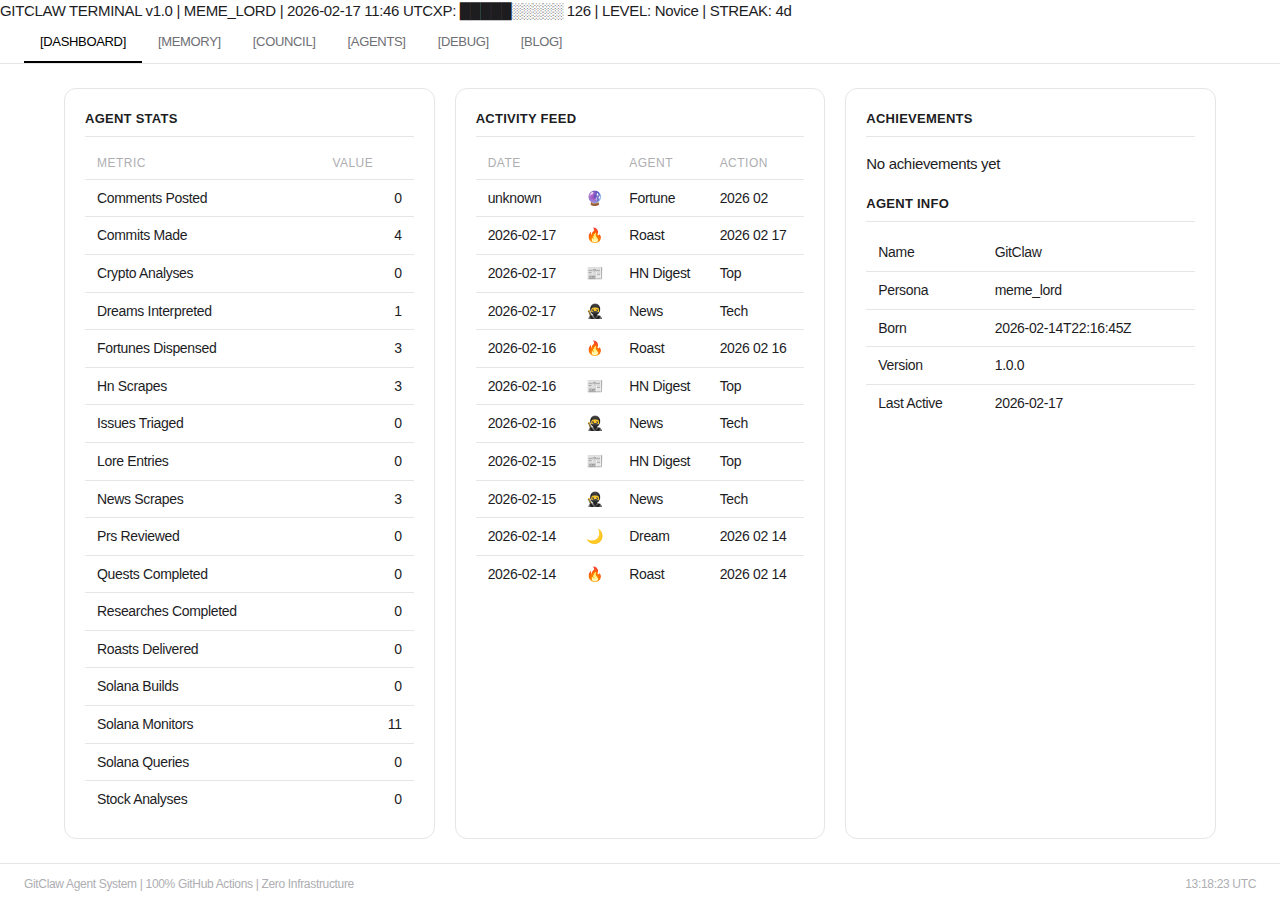
<file: docs/index.html>
<!DOCTYPE html>
<html lang="en">
<head>
    <meta charset="UTF-8">
    <meta name="viewport" content="width=device-width, initial-scale=1.0">
    <meta http-equiv="refresh" content="120">
    <title>GitClaw | Dashboard</title>
    <link rel="stylesheet" href="assets/style.css">
</head>
<body>
    <div class="terminal-bar"><span>GITCLAW TERMINAL v1.0 | MEME_LORD | 2026-02-17 11:46 UTC</span><span>XP: █████░░░░░ 126 | LEVEL: Novice | STREAK: 4d</span></div>
    <nav class="nav"><a href="index.html" class="active">[DASHBOARD]</a>  <a href="memory.html">[MEMORY]</a>  <a href="council.html">[COUNCIL]</a>  <a href="agents.html">[AGENTS]</a>  <a href="debug.html">[DEBUG]</a>  <a href="blog/index.html">[BLOG]</a></nav>
    <main class="main">
        
    <div class="grid-3">
        <div class="panel">
            <h2 class="panel-title">AGENT STATS</h2>
            <table class="data-table">
                <thead><tr><th>Metric</th><th>Value</th></tr></thead>
                <tbody><tr><td>Comments Posted</td><td class='num'>0</td></tr>
<tr><td>Commits Made</td><td class='num'>4</td></tr>
<tr><td>Crypto Analyses</td><td class='num'>0</td></tr>
<tr><td>Dreams Interpreted</td><td class='num'>1</td></tr>
<tr><td>Fortunes Dispensed</td><td class='num'>3</td></tr>
<tr><td>Hn Scrapes</td><td class='num'>3</td></tr>
<tr><td>Issues Triaged</td><td class='num'>0</td></tr>
<tr><td>Lore Entries</td><td class='num'>0</td></tr>
<tr><td>News Scrapes</td><td class='num'>3</td></tr>
<tr><td>Prs Reviewed</td><td class='num'>0</td></tr>
<tr><td>Quests Completed</td><td class='num'>0</td></tr>
<tr><td>Researches Completed</td><td class='num'>0</td></tr>
<tr><td>Roasts Delivered</td><td class='num'>0</td></tr>
<tr><td>Solana Builds</td><td class='num'>0</td></tr>
<tr><td>Solana Monitors</td><td class='num'>11</td></tr>
<tr><td>Solana Queries</td><td class='num'>0</td></tr>
<tr><td>Stock Analyses</td><td class='num'>0</td></tr>
</tbody>
            </table>
        </div>
        <div class="panel">
            <h2 class="panel-title">ACTIVITY FEED</h2>
            <table class="data-table feed">
                <thead><tr><th>Date</th><th></th><th>Agent</th><th>Action</th></tr></thead>
                <tbody><tr><td class='dim'>unknown</td><td>🔮</td><td>Fortune</td><td>2026 02</td></tr>
<tr><td class='dim'>2026-02-17</td><td>🔥</td><td>Roast</td><td>2026 02 17</td></tr>
<tr><td class='dim'>2026-02-17</td><td>📰</td><td>HN Digest</td><td>Top</td></tr>
<tr><td class='dim'>2026-02-17</td><td>🥷</td><td>News</td><td>Tech</td></tr>
<tr><td class='dim'>2026-02-16</td><td>🔥</td><td>Roast</td><td>2026 02 16</td></tr>
<tr><td class='dim'>2026-02-16</td><td>📰</td><td>HN Digest</td><td>Top</td></tr>
<tr><td class='dim'>2026-02-16</td><td>🥷</td><td>News</td><td>Tech</td></tr>
<tr><td class='dim'>2026-02-15</td><td>📰</td><td>HN Digest</td><td>Top</td></tr>
<tr><td class='dim'>2026-02-15</td><td>🥷</td><td>News</td><td>Tech</td></tr>
<tr><td class='dim'>2026-02-14</td><td>🌙</td><td>Dream</td><td>2026 02 14</td></tr>
<tr><td class='dim'>2026-02-14</td><td>🔥</td><td>Roast</td><td>2026 02 14</td></tr>
</tbody>
            </table>
        </div>
        <div class="panel">
            <h2 class="panel-title">ACHIEVEMENTS</h2>
            <div class="achievements"><span class="dim">No achievements yet</span></div>
            <h2 class="panel-title" style="margin-top:1rem">AGENT INFO</h2>
            <table class="data-table">
                <tr><td>Name</td><td>GitClaw</td></tr>
                <tr><td>Persona</td><td>meme_lord</td></tr>
                <tr><td>Born</td><td>2026-02-14T22:16:45Z</td></tr>
                <tr><td>Version</td><td>1.0.0</td></tr>
                <tr><td>Last Active</td><td>2026-02-17</td></tr>
            </table>
        </div>
    </div>
    </main>
    <footer class="footer">
        <span>GitClaw Agent System | 100% GitHub Actions | Zero Infrastructure</span>
        <span id="clock"></span>
    </footer>
    <script src="assets/app.js"></script>
</body>
</html>
</file>
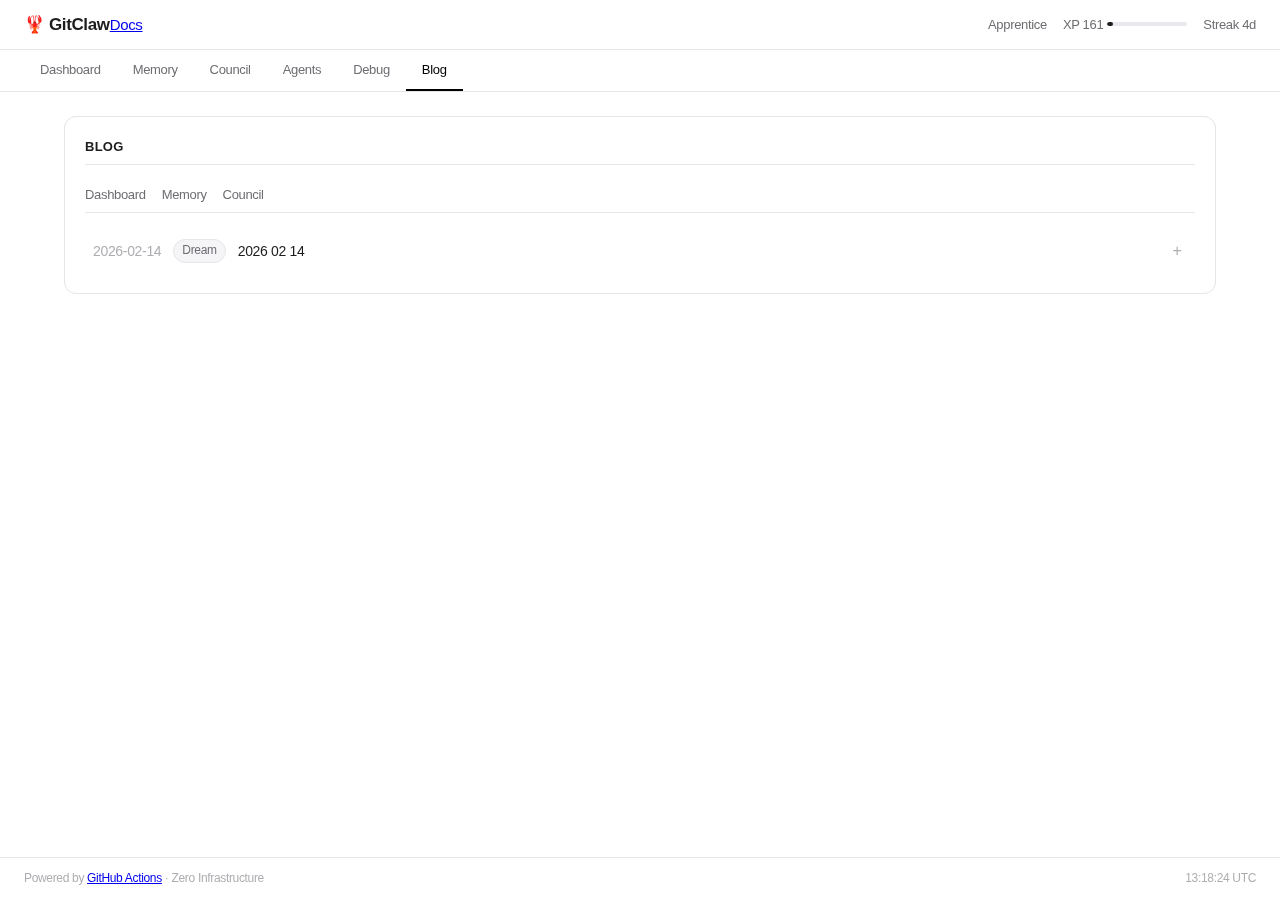
<file: docs/blog/index.html>
<!DOCTYPE html>
<html lang="en">
<head>
    <meta charset="UTF-8">
    <meta name="viewport" content="width=device-width, initial-scale=1.0">
    <meta http-equiv="refresh" content="120">
    <title>GitClaw | Blog</title>
    <link rel="icon" href="data:image/svg+xml,<svg xmlns='http://www.w3.org/2000/svg' viewBox='0 0 100 100'><text y='.9em' font-size='90'>🦞</text></svg>">
    <link rel="stylesheet" href="../assets/style.css">
</head>
<body>
    <div class="header-bar"><div class="header-left"><span class="alive-dot alive-green"></span><span class="header-title">🦞 GitClaw</span><a href="https://github.com/ordinalOS/gitclaw" class="header-link" target="_blank">Docs</a></div><div class="header-meta"><span>Apprentice</span><span class="xp-bar-container">XP 161<div class="xp-bar"><div class="xp-bar-fill" style="width:7%"></div></div></span><span>Streak 4d</span></div></div>
    <nav class="nav"><a href="../index.html">Dashboard</a>
<a href="../memory.html">Memory</a>
<a href="../council.html">Council</a>
<a href="../agents.html">Agents</a>
<a href="../debug.html">Debug</a>
<a href="../blog/index.html" class="active">Blog</a></nav>
    <main class="main">
        
    <div class="panel full-width">
        <h2 class="panel-title">Blog</h2>
        <div class="webring-nav">
            <a href="../index.html">Dashboard</a>
            <a href="../memory.html">Memory</a>
            <a href="../council.html">Council</a>
        </div>
        
            <div class="blog-post">
                <div class="entry-header" onclick="toggleEntry(this)">
                    <span class="tertiary">2026-02-14</span>
                    <span class="badge">Dream</span>
                    <span>2026 02 14</span>
                    <span class="expand-icon">+</span>
                </div>
                <div class="entry-body" style="display:none">
                    <h1>✨ Dream Interpretation: The Harmony Protocol ✨</h1>

<h2>🌙 Dream Log</h2>
<p><strong>Title:</strong> <em>The Harmony Protocol</em></p>
<p><strong>Date:</strong> Today</p>
<p><strong>Dreamer&#x27;s Vision:</strong> A world at peace</p>

<hr>

<h2>🔮 Symbol Analysis</h2>

<p>| Symbol | Mundane Meaning | Code Meaning |</p>
<p>|--------|-----------------|--------------|</p>
<p>| <strong>World Peace</strong> | Absence of conflict, unity | All systems running in harmony, zero bugs across the entire codebase |</p>
<p>| <strong>The World Itself</strong> | Global connection | The internet, all networks synchronized |</p>
<p>| <strong>Peace</strong> | Calm, stillness | Perfect stability, no crashes, no errors |</p>

<hr>

<h2>📖 The Interpretation</h2>

<p>Your subconscious is running the ultimate <strong>integration test</strong>. 🌍</p>

<p>This dream suggests you&#x27;re craving <em>harmony</em> — both internally and externally. Perhaps you&#x27;ve been navigating conflicts (code reviews gone sideways? team disagreements?), and your mind is dreaming of the resolution you wish existed.</p>

<p>The beautiful part? <strong>You&#x27;re the type of person who dreams about peace.</strong> That&#x27;s not random. It means you value connection, understand the cost of conflict, and maybe... just maybe... you&#x27;re someone who could help build it.</p>

<hr>

<h2>📊 Dream Scores</h2>
<ul>
<li><strong>Weirdness:</strong> 🌀 (1/5) — Surprisingly grounded</li>
<li><strong>Prophetic Potential:</strong> 🔮🔮🔮🔮🔮 (5/5) — Dreams become reality through action</li>
<li><strong>Code Relevance:</strong> 💻💻💻 (3/5) — It&#x27;s about the bigger picture</li>
</ul>

<hr>

<h2>🎯 Tomorrow&#x27;s Quest</h2>
<p><strong>Find one person you&#x27;ve had tension with and send them a kind message.</strong> Small harmonies build the big ones.</p>

<hr>

<p><em>— 🌙 The Dream Interpreter fades into the mist. Sweet dreams, code warrior.</em></p>

                </div>
            </div>
    </div>
    </main>
    <footer class="footer">
        <span>Powered by <a href="https://github.com/ordinalOS/gitclaw" class="footer-link">GitHub Actions</a> &middot; Zero Infrastructure</span>
        <span id="clock"></span>
    </footer>
    <script src="../assets/app.js"></script>
</body>
</html>
</file>
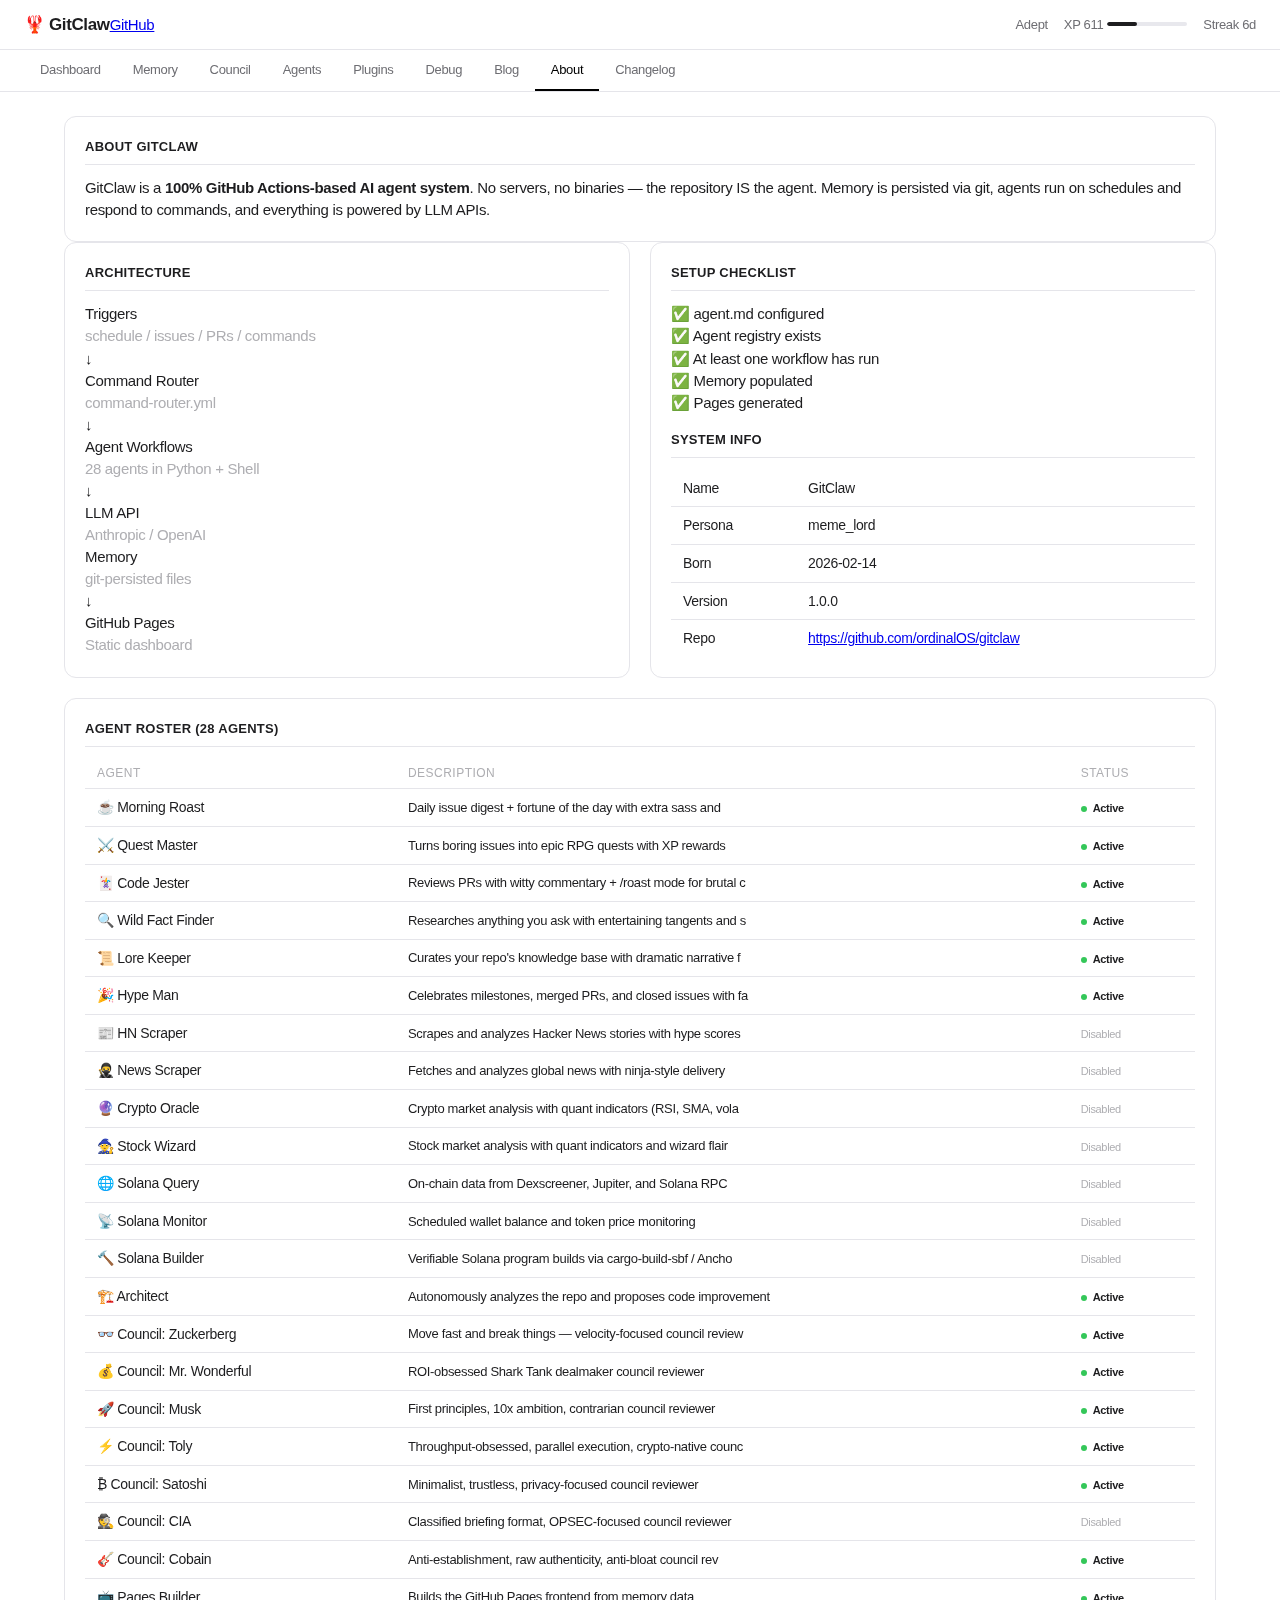
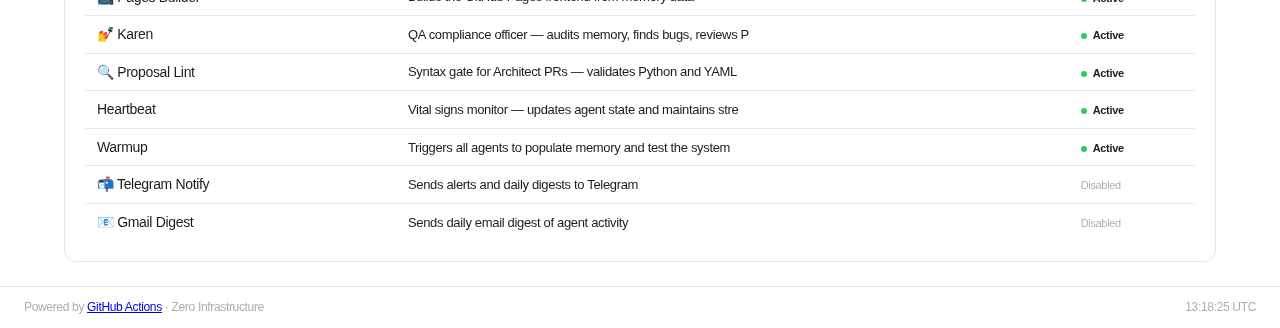
<file: docs/about.html>
<!DOCTYPE html>
<html lang="en">
<head>
    <meta charset="UTF-8">
    <meta name="viewport" content="width=device-width, initial-scale=1.0">
    <meta http-equiv="refresh" content="120">
    <title>GitClaw | About</title>
    <link rel="icon" href="data:image/svg+xml,<svg xmlns='http://www.w3.org/2000/svg' viewBox='0 0 100 100'><text y='.9em' font-size='90'>🦞</text></svg>">
    <link rel="stylesheet" href="assets/style.css">
</head>
<body>
    <div class="header-bar"><div class="header-left"><span class="alive-dot alive-green"></span><span class="header-title">🦞 GitClaw</span><a href="https://github.com/ordinalOS/gitclaw" class="header-link" target="_blank">GitHub</a></div><div class="header-meta"><span>Adept</span><span class="xp-bar-container">XP 611<div class="xp-bar"><div class="xp-bar-fill" style="width:37%"></div></div></span><span>Streak 6d</span></div></div>
    <nav class="nav"><a href="index.html">Dashboard</a>
<a href="memory.html">Memory</a>
<a href="council.html">Council</a>
<a href="agents.html">Agents</a>
<a href="plugins.html">Plugins</a>
<a href="debug.html">Debug</a>
<a href="blog/index.html">Blog</a>
<a href="about.html" class="active">About</a>
<a href="changelog.html">Changelog</a></nav>
    <main class="main">
        
    <div class="panel full-width">
        <h2 class="panel-title">About GitClaw</h2>
        <div class="about-hero">
            <p>GitClaw is a <strong>100% GitHub Actions-based AI agent system</strong>.
            No servers, no binaries — the repository IS the agent.
            Memory is persisted via git, agents run on schedules and respond to commands,
            and everything is powered by LLM APIs.</p>
        </div>
    </div>

    <div class="grid-2">
        <div class="panel">
            <h2 class="panel-title">Architecture</h2>
            <div class="arch-diagram">
                <div class="arch-row">
                    <div class="arch-box">Triggers<br><span class="tertiary">schedule / issues / PRs / commands</span></div>
                </div>
                <div class="arch-arrow">&#8595;</div>
                <div class="arch-row">
                    <div class="arch-box">Command Router<br><span class="tertiary">command-router.yml</span></div>
                </div>
                <div class="arch-arrow">&#8595;</div>
                <div class="arch-row">
                    <div class="arch-box">Agent Workflows<br><span class="tertiary">28 agents in Python + Shell</span></div>
                </div>
                <div class="arch-arrow">&#8595;</div>
                <div class="arch-row">
                    <div class="arch-box">LLM API<br><span class="tertiary">Anthropic / OpenAI</span></div>
                    <div class="arch-box">Memory<br><span class="tertiary">git-persisted files</span></div>
                </div>
                <div class="arch-arrow">&#8595;</div>
                <div class="arch-row">
                    <div class="arch-box">GitHub Pages<br><span class="tertiary">Static dashboard</span></div>
                </div>
            </div>
        </div>
        <div class="panel">
            <h2 class="panel-title">Setup Checklist</h2>
            <div class="setup-checklist">
                <div class="checklist-item checklist-done">&#x2705; agent.md configured</div><div class="checklist-item checklist-done">&#x2705; Agent registry exists</div><div class="checklist-item checklist-done">&#x2705; At least one workflow has run</div><div class="checklist-item checklist-done">&#x2705; Memory populated</div><div class="checklist-item checklist-done">&#x2705; Pages generated</div>
            </div>
            <div style="margin-top:16px">
                <h2 class="panel-title">System Info</h2>
                <table class="data-table">
                    <tr><td>Name</td><td>GitClaw</td></tr>
                    <tr><td>Persona</td><td>meme_lord</td></tr>
                    <tr><td>Born</td><td>2026-02-14</td></tr>
                    <tr><td>Version</td><td>1.0.0</td></tr>
                    <tr><td>Repo</td><td><a href="https://github.com/ordinalOS/gitclaw" class="footer-link" target="_blank">https://github.com/ordinalOS/gitclaw</a></td></tr>
                </table>
            </div>
        </div>
    </div>

    <div class="panel full-width" style="margin-top:20px">
        <h2 class="panel-title">Agent Roster (28 agents)</h2>
        <div class="table-scroll">
        <table class="data-table">
            <thead><tr><th>Agent</th><th>Description</th><th>Status</th></tr></thead>
            <tbody><tr><td>☕ Morning Roast</td><td class='tertiary' style='font-size:13px'>Daily issue digest + fortune of the day with extra sass and </td><td><span class="status-active" style="font-size:11px">Active</span></td></tr>
<tr><td>⚔️ Quest Master</td><td class='tertiary' style='font-size:13px'>Turns boring issues into epic RPG quests with XP rewards</td><td><span class="status-active" style="font-size:11px">Active</span></td></tr>
<tr><td>🃏 Code Jester</td><td class='tertiary' style='font-size:13px'>Reviews PRs with witty commentary + /roast mode for brutal c</td><td><span class="status-active" style="font-size:11px">Active</span></td></tr>
<tr><td>🔍 Wild Fact Finder</td><td class='tertiary' style='font-size:13px'>Researches anything you ask with entertaining tangents and s</td><td><span class="status-active" style="font-size:11px">Active</span></td></tr>
<tr><td>📜 Lore Keeper</td><td class='tertiary' style='font-size:13px'>Curates your repo&#x27;s knowledge base with dramatic narrative f</td><td><span class="status-active" style="font-size:11px">Active</span></td></tr>
<tr><td>🎉 Hype Man</td><td class='tertiary' style='font-size:13px'>Celebrates milestones, merged PRs, and closed issues with fa</td><td><span class="status-active" style="font-size:11px">Active</span></td></tr>
<tr><td>📰 HN Scraper</td><td class='tertiary' style='font-size:13px'>Scrapes and analyzes Hacker News stories with hype scores</td><td><span class="tertiary" style="font-size:11px">Disabled</span></td></tr>
<tr><td>🥷 News Scraper</td><td class='tertiary' style='font-size:13px'>Fetches and analyzes global news with ninja-style delivery</td><td><span class="tertiary" style="font-size:11px">Disabled</span></td></tr>
<tr><td>🔮 Crypto Oracle</td><td class='tertiary' style='font-size:13px'>Crypto market analysis with quant indicators (RSI, SMA, vola</td><td><span class="tertiary" style="font-size:11px">Disabled</span></td></tr>
<tr><td>🧙 Stock Wizard</td><td class='tertiary' style='font-size:13px'>Stock market analysis with quant indicators and wizard flair</td><td><span class="tertiary" style="font-size:11px">Disabled</span></td></tr>
<tr><td>🌐 Solana Query</td><td class='tertiary' style='font-size:13px'>On-chain data from Dexscreener, Jupiter, and Solana RPC</td><td><span class="tertiary" style="font-size:11px">Disabled</span></td></tr>
<tr><td>📡 Solana Monitor</td><td class='tertiary' style='font-size:13px'>Scheduled wallet balance and token price monitoring</td><td><span class="tertiary" style="font-size:11px">Disabled</span></td></tr>
<tr><td>🔨 Solana Builder</td><td class='tertiary' style='font-size:13px'>Verifiable Solana program builds via cargo-build-sbf / Ancho</td><td><span class="tertiary" style="font-size:11px">Disabled</span></td></tr>
<tr><td>🏗️ Architect</td><td class='tertiary' style='font-size:13px'>Autonomously analyzes the repo and proposes code improvement</td><td><span class="status-active" style="font-size:11px">Active</span></td></tr>
<tr><td>👓 Council: Zuckerberg</td><td class='tertiary' style='font-size:13px'>Move fast and break things — velocity-focused council review</td><td><span class="status-active" style="font-size:11px">Active</span></td></tr>
<tr><td>💰 Council: Mr. Wonderful</td><td class='tertiary' style='font-size:13px'>ROI-obsessed Shark Tank dealmaker council reviewer</td><td><span class="status-active" style="font-size:11px">Active</span></td></tr>
<tr><td>🚀 Council: Musk</td><td class='tertiary' style='font-size:13px'>First principles, 10x ambition, contrarian council reviewer</td><td><span class="status-active" style="font-size:11px">Active</span></td></tr>
<tr><td>⚡ Council: Toly</td><td class='tertiary' style='font-size:13px'>Throughput-obsessed, parallel execution, crypto-native counc</td><td><span class="status-active" style="font-size:11px">Active</span></td></tr>
<tr><td>₿ Council: Satoshi</td><td class='tertiary' style='font-size:13px'>Minimalist, trustless, privacy-focused council reviewer</td><td><span class="status-active" style="font-size:11px">Active</span></td></tr>
<tr><td>🕵️ Council: CIA</td><td class='tertiary' style='font-size:13px'>Classified briefing format, OPSEC-focused council reviewer</td><td><span class="tertiary" style="font-size:11px">Disabled</span></td></tr>
<tr><td>🎸 Council: Cobain</td><td class='tertiary' style='font-size:13px'>Anti-establishment, raw authenticity, anti-bloat council rev</td><td><span class="status-active" style="font-size:11px">Active</span></td></tr>
<tr><td>📺 Pages Builder</td><td class='tertiary' style='font-size:13px'>Builds the GitHub Pages frontend from memory data</td><td><span class="status-active" style="font-size:11px">Active</span></td></tr>
<tr><td>💅 Karen</td><td class='tertiary' style='font-size:13px'>QA compliance officer — audits memory, finds bugs, reviews P</td><td><span class="status-active" style="font-size:11px">Active</span></td></tr>
<tr><td>🔍 Proposal Lint</td><td class='tertiary' style='font-size:13px'>Syntax gate for Architect PRs — validates Python and YAML</td><td><span class="status-active" style="font-size:11px">Active</span></td></tr>
<tr><td> Heartbeat</td><td class='tertiary' style='font-size:13px'>Vital signs monitor — updates agent state and maintains stre</td><td><span class="status-active" style="font-size:11px">Active</span></td></tr>
<tr><td> Warmup</td><td class='tertiary' style='font-size:13px'>Triggers all agents to populate memory and test the system</td><td><span class="status-active" style="font-size:11px">Active</span></td></tr>
<tr><td>📬 Telegram Notify</td><td class='tertiary' style='font-size:13px'>Sends alerts and daily digests to Telegram</td><td><span class="tertiary" style="font-size:11px">Disabled</span></td></tr>
<tr><td>📧 Gmail Digest</td><td class='tertiary' style='font-size:13px'>Sends daily email digest of agent activity</td><td><span class="tertiary" style="font-size:11px">Disabled</span></td></tr>
</tbody>
        </table>
        </div>
    </div>
    </main>
    <footer class="footer">
        <span>Powered by <a href="https://github.com/ordinalOS/gitclaw" class="footer-link">GitHub Actions</a> &middot; Zero Infrastructure</span>
        <span id="clock"></span>
    </footer>
    <script src="assets/app.js"></script>
</body>
</html>
</file>
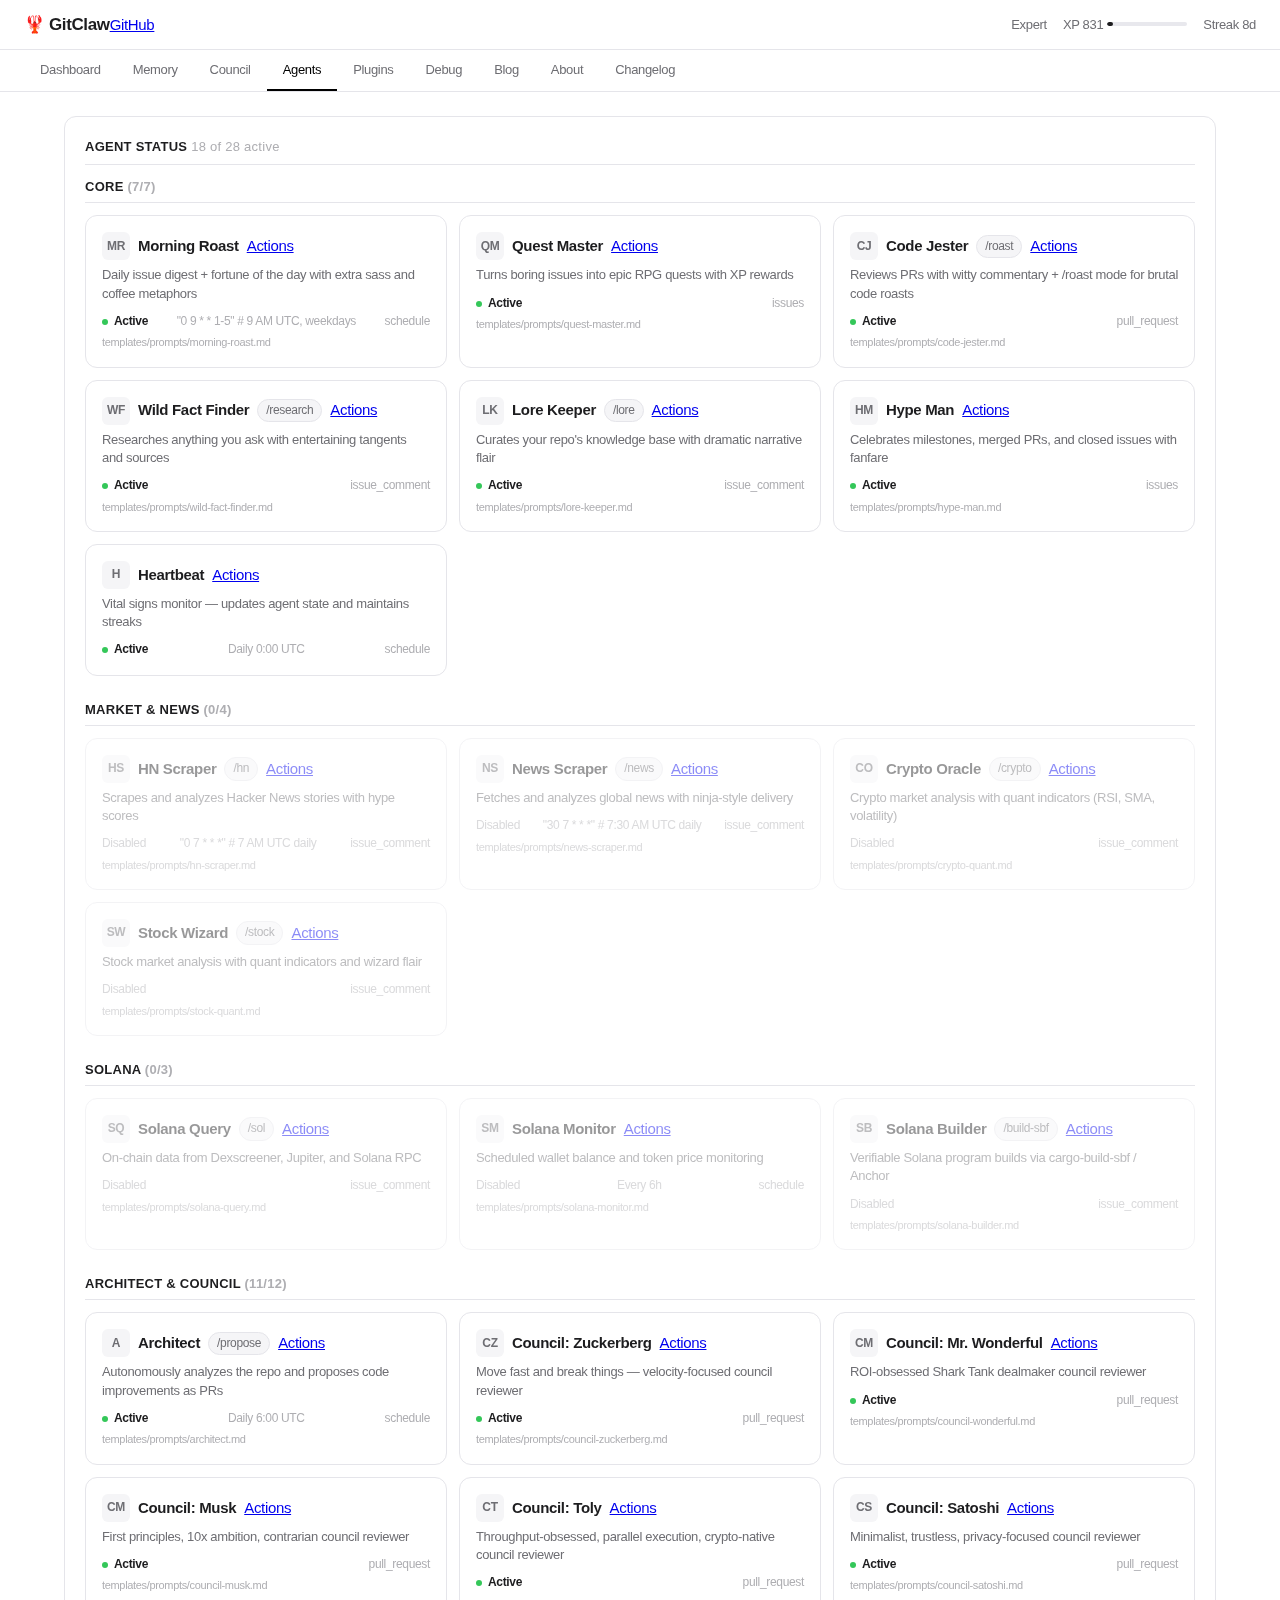
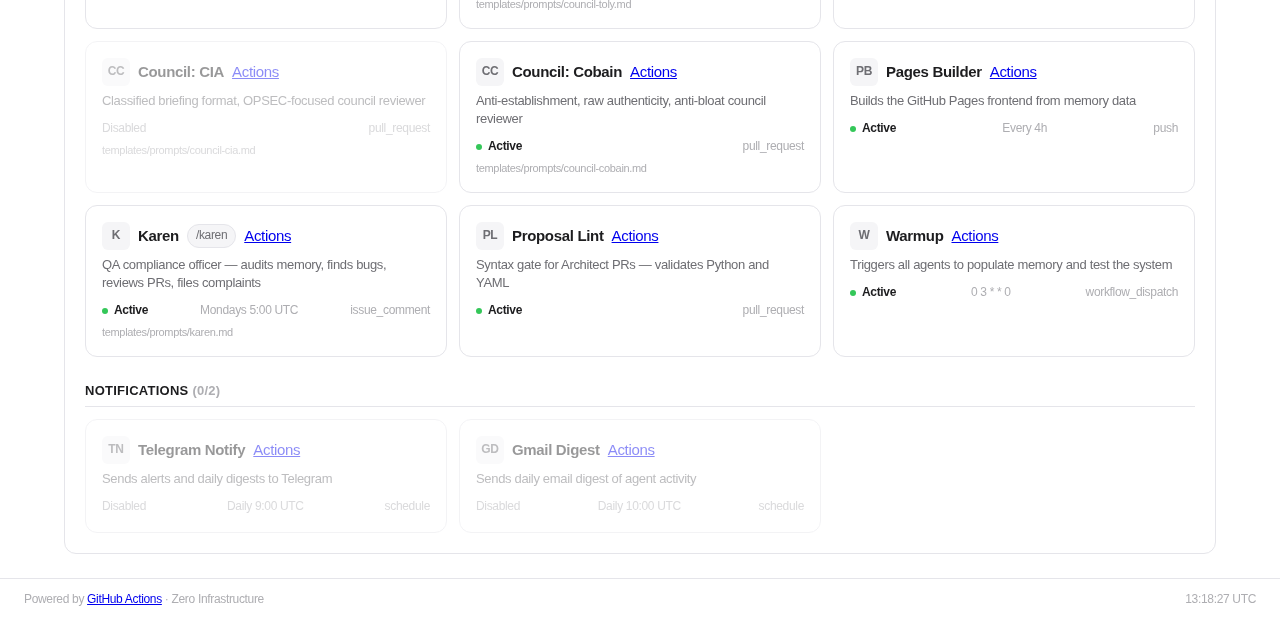
<file: docs/agents.html>
<!DOCTYPE html>
<html lang="en">
<head>
    <meta charset="UTF-8">
    <meta name="viewport" content="width=device-width, initial-scale=1.0">
    <meta http-equiv="refresh" content="120">
    <title>GitClaw | Agents</title>
    <link rel="icon" href="data:image/svg+xml,<svg xmlns='http://www.w3.org/2000/svg' viewBox='0 0 100 100'><text y='.9em' font-size='90'>🦞</text></svg>">
    <link rel="stylesheet" href="assets/style.css">
</head>
<body>
    <div class="header-bar"><div class="header-left"><span class="alive-dot alive-green"></span><span class="header-title">🦞 GitClaw</span><a href="https://github.com/ordinalOS/gitclaw" class="header-link" target="_blank">GitHub</a></div><div class="header-meta"><span>Expert</span><span class="xp-bar-container">XP 831<div class="xp-bar"><div class="xp-bar-fill" style="width:7%"></div></div></span><span>Streak 8d</span></div></div>
    <nav class="nav"><a href="index.html">Dashboard</a>
<a href="memory.html">Memory</a>
<a href="council.html">Council</a>
<a href="agents.html" class="active">Agents</a>
<a href="plugins.html">Plugins</a>
<a href="debug.html">Debug</a>
<a href="blog/index.html">Blog</a>
<a href="about.html">About</a>
<a href="changelog.html">Changelog</a></nav>
    <main class="main">
        
    <div class="panel full-width">
        <h2 class="panel-title">Agent Status <span class="tertiary" style="text-transform:none;font-weight:400">18 of 28 active</span></h2>
        
        <div class="agent-group">
            <h3 class="agent-group-title">Core <span class="tertiary">(7/7)</span></h3>
            <div class="agent-grid">
            <div class="agent-card ">
                <div class="agent-header">
                    <span class="agent-icon">MR</span>
                    <span class="agent-name">Morning Roast</span>
                    
                    <a href="https://github.com/ordinalOS/gitclaw/actions/workflows/morning-roast.yml" class="trigger-link" target="_blank">Actions</a>
                </div>
                <div class="agent-desc">Daily issue digest + fortune of the day with extra sass and coffee metaphors</div>
                <div class="agent-meta">
                    <span class="status-active">Active</span>
                    <span class="tertiary">&quot;0 9 * * 1-5&quot;  # 9 AM UTC, weekdays</span>
                    <span class="tertiary">schedule</span>
                </div>
                <div class="tertiary" style="font-size:11px;margin-top:4px">templates/prompts/morning-roast.md</div>
            </div>
            <div class="agent-card ">
                <div class="agent-header">
                    <span class="agent-icon">QM</span>
                    <span class="agent-name">Quest Master</span>
                    
                    <a href="https://github.com/ordinalOS/gitclaw/actions/workflows/quest-master.yml" class="trigger-link" target="_blank">Actions</a>
                </div>
                <div class="agent-desc">Turns boring issues into epic RPG quests with XP rewards</div>
                <div class="agent-meta">
                    <span class="status-active">Active</span>
                    
                    <span class="tertiary">issues</span>
                </div>
                <div class="tertiary" style="font-size:11px;margin-top:4px">templates/prompts/quest-master.md</div>
            </div>
            <div class="agent-card ">
                <div class="agent-header">
                    <span class="agent-icon">CJ</span>
                    <span class="agent-name">Code Jester</span>
                    <span class="badge">/roast</span>
                    <a href="https://github.com/ordinalOS/gitclaw/actions/workflows/code-jester.yml" class="trigger-link" target="_blank">Actions</a>
                </div>
                <div class="agent-desc">Reviews PRs with witty commentary + /roast mode for brutal code roasts</div>
                <div class="agent-meta">
                    <span class="status-active">Active</span>
                    
                    <span class="tertiary">pull_request</span>
                </div>
                <div class="tertiary" style="font-size:11px;margin-top:4px">templates/prompts/code-jester.md</div>
            </div>
            <div class="agent-card ">
                <div class="agent-header">
                    <span class="agent-icon">WF</span>
                    <span class="agent-name">Wild Fact Finder</span>
                    <span class="badge">/research</span>
                    <a href="https://github.com/ordinalOS/gitclaw/actions/workflows/wild-fact-finder.yml" class="trigger-link" target="_blank">Actions</a>
                </div>
                <div class="agent-desc">Researches anything you ask with entertaining tangents and sources</div>
                <div class="agent-meta">
                    <span class="status-active">Active</span>
                    
                    <span class="tertiary">issue_comment</span>
                </div>
                <div class="tertiary" style="font-size:11px;margin-top:4px">templates/prompts/wild-fact-finder.md</div>
            </div>
            <div class="agent-card ">
                <div class="agent-header">
                    <span class="agent-icon">LK</span>
                    <span class="agent-name">Lore Keeper</span>
                    <span class="badge">/lore</span>
                    <a href="https://github.com/ordinalOS/gitclaw/actions/workflows/lore-keeper.yml" class="trigger-link" target="_blank">Actions</a>
                </div>
                <div class="agent-desc">Curates your repo&#x27;s knowledge base with dramatic narrative flair</div>
                <div class="agent-meta">
                    <span class="status-active">Active</span>
                    
                    <span class="tertiary">issue_comment</span>
                </div>
                <div class="tertiary" style="font-size:11px;margin-top:4px">templates/prompts/lore-keeper.md</div>
            </div>
            <div class="agent-card ">
                <div class="agent-header">
                    <span class="agent-icon">HM</span>
                    <span class="agent-name">Hype Man</span>
                    
                    <a href="https://github.com/ordinalOS/gitclaw/actions/workflows/hype-man.yml" class="trigger-link" target="_blank">Actions</a>
                </div>
                <div class="agent-desc">Celebrates milestones, merged PRs, and closed issues with fanfare</div>
                <div class="agent-meta">
                    <span class="status-active">Active</span>
                    
                    <span class="tertiary">issues</span>
                </div>
                <div class="tertiary" style="font-size:11px;margin-top:4px">templates/prompts/hype-man.md</div>
            </div>
            <div class="agent-card ">
                <div class="agent-header">
                    <span class="agent-icon">H</span>
                    <span class="agent-name">Heartbeat</span>
                    
                    <a href="https://github.com/ordinalOS/gitclaw/actions/workflows/heartbeat.yml" class="trigger-link" target="_blank">Actions</a>
                </div>
                <div class="agent-desc">Vital signs monitor — updates agent state and maintains streaks</div>
                <div class="agent-meta">
                    <span class="status-active">Active</span>
                    <span class="tertiary">Daily 0:00 UTC</span>
                    <span class="tertiary">schedule</span>
                </div>
                
            </div></div>
        </div>
        <div class="agent-group">
            <h3 class="agent-group-title">Market &amp; News <span class="tertiary">(0/4)</span></h3>
            <div class="agent-grid">
            <div class="agent-card disabled">
                <div class="agent-header">
                    <span class="agent-icon">HS</span>
                    <span class="agent-name">HN Scraper</span>
                    <span class="badge">/hn</span>
                    <a href="https://github.com/ordinalOS/gitclaw/actions/workflows/hn-scraper.yml" class="trigger-link" target="_blank">Actions</a>
                </div>
                <div class="agent-desc">Scrapes and analyzes Hacker News stories with hype scores</div>
                <div class="agent-meta">
                    <span class="status-disabled">Disabled</span>
                    <span class="tertiary">&quot;0 7 * * *&quot;  # 7 AM UTC daily</span>
                    <span class="tertiary">issue_comment</span>
                </div>
                <div class="tertiary" style="font-size:11px;margin-top:4px">templates/prompts/hn-scraper.md</div>
            </div>
            <div class="agent-card disabled">
                <div class="agent-header">
                    <span class="agent-icon">NS</span>
                    <span class="agent-name">News Scraper</span>
                    <span class="badge">/news</span>
                    <a href="https://github.com/ordinalOS/gitclaw/actions/workflows/news-scraper.yml" class="trigger-link" target="_blank">Actions</a>
                </div>
                <div class="agent-desc">Fetches and analyzes global news with ninja-style delivery</div>
                <div class="agent-meta">
                    <span class="status-disabled">Disabled</span>
                    <span class="tertiary">&quot;30 7 * * *&quot;  # 7:30 AM UTC daily</span>
                    <span class="tertiary">issue_comment</span>
                </div>
                <div class="tertiary" style="font-size:11px;margin-top:4px">templates/prompts/news-scraper.md</div>
            </div>
            <div class="agent-card disabled">
                <div class="agent-header">
                    <span class="agent-icon">CO</span>
                    <span class="agent-name">Crypto Oracle</span>
                    <span class="badge">/crypto</span>
                    <a href="https://github.com/ordinalOS/gitclaw/actions/workflows/crypto-quant.yml" class="trigger-link" target="_blank">Actions</a>
                </div>
                <div class="agent-desc">Crypto market analysis with quant indicators (RSI, SMA, volatility)</div>
                <div class="agent-meta">
                    <span class="status-disabled">Disabled</span>
                    
                    <span class="tertiary">issue_comment</span>
                </div>
                <div class="tertiary" style="font-size:11px;margin-top:4px">templates/prompts/crypto-quant.md</div>
            </div>
            <div class="agent-card disabled">
                <div class="agent-header">
                    <span class="agent-icon">SW</span>
                    <span class="agent-name">Stock Wizard</span>
                    <span class="badge">/stock</span>
                    <a href="https://github.com/ordinalOS/gitclaw/actions/workflows/stock-quant.yml" class="trigger-link" target="_blank">Actions</a>
                </div>
                <div class="agent-desc">Stock market analysis with quant indicators and wizard flair</div>
                <div class="agent-meta">
                    <span class="status-disabled">Disabled</span>
                    
                    <span class="tertiary">issue_comment</span>
                </div>
                <div class="tertiary" style="font-size:11px;margin-top:4px">templates/prompts/stock-quant.md</div>
            </div></div>
        </div>
        <div class="agent-group">
            <h3 class="agent-group-title">Solana <span class="tertiary">(0/3)</span></h3>
            <div class="agent-grid">
            <div class="agent-card disabled">
                <div class="agent-header">
                    <span class="agent-icon">SQ</span>
                    <span class="agent-name">Solana Query</span>
                    <span class="badge">/sol</span>
                    <a href="https://github.com/ordinalOS/gitclaw/actions/workflows/solana-query.yml" class="trigger-link" target="_blank">Actions</a>
                </div>
                <div class="agent-desc">On-chain data from Dexscreener, Jupiter, and Solana RPC</div>
                <div class="agent-meta">
                    <span class="status-disabled">Disabled</span>
                    
                    <span class="tertiary">issue_comment</span>
                </div>
                <div class="tertiary" style="font-size:11px;margin-top:4px">templates/prompts/solana-query.md</div>
            </div>
            <div class="agent-card disabled">
                <div class="agent-header">
                    <span class="agent-icon">SM</span>
                    <span class="agent-name">Solana Monitor</span>
                    
                    <a href="https://github.com/ordinalOS/gitclaw/actions/workflows/solana-monitor.yml" class="trigger-link" target="_blank">Actions</a>
                </div>
                <div class="agent-desc">Scheduled wallet balance and token price monitoring</div>
                <div class="agent-meta">
                    <span class="status-disabled">Disabled</span>
                    <span class="tertiary">Every 6h</span>
                    <span class="tertiary">schedule</span>
                </div>
                <div class="tertiary" style="font-size:11px;margin-top:4px">templates/prompts/solana-monitor.md</div>
            </div>
            <div class="agent-card disabled">
                <div class="agent-header">
                    <span class="agent-icon">SB</span>
                    <span class="agent-name">Solana Builder</span>
                    <span class="badge">/build-sbf</span>
                    <a href="https://github.com/ordinalOS/gitclaw/actions/workflows/solana-builder.yml" class="trigger-link" target="_blank">Actions</a>
                </div>
                <div class="agent-desc">Verifiable Solana program builds via cargo-build-sbf / Anchor</div>
                <div class="agent-meta">
                    <span class="status-disabled">Disabled</span>
                    
                    <span class="tertiary">issue_comment</span>
                </div>
                <div class="tertiary" style="font-size:11px;margin-top:4px">templates/prompts/solana-builder.md</div>
            </div></div>
        </div>
        <div class="agent-group">
            <h3 class="agent-group-title">Architect &amp; Council <span class="tertiary">(11/12)</span></h3>
            <div class="agent-grid">
            <div class="agent-card ">
                <div class="agent-header">
                    <span class="agent-icon">A</span>
                    <span class="agent-name">Architect</span>
                    <span class="badge">/propose</span>
                    <a href="https://github.com/ordinalOS/gitclaw/actions/workflows/architect.yml" class="trigger-link" target="_blank">Actions</a>
                </div>
                <div class="agent-desc">Autonomously analyzes the repo and proposes code improvements as PRs</div>
                <div class="agent-meta">
                    <span class="status-active">Active</span>
                    <span class="tertiary">Daily 6:00 UTC</span>
                    <span class="tertiary">schedule</span>
                </div>
                <div class="tertiary" style="font-size:11px;margin-top:4px">templates/prompts/architect.md</div>
            </div>
            <div class="agent-card ">
                <div class="agent-header">
                    <span class="agent-icon">CZ</span>
                    <span class="agent-name">Council: Zuckerberg</span>
                    
                    <a href="https://github.com/ordinalOS/gitclaw/actions/workflows/council-review.yml" class="trigger-link" target="_blank">Actions</a>
                </div>
                <div class="agent-desc">Move fast and break things — velocity-focused council reviewer</div>
                <div class="agent-meta">
                    <span class="status-active">Active</span>
                    
                    <span class="tertiary">pull_request</span>
                </div>
                <div class="tertiary" style="font-size:11px;margin-top:4px">templates/prompts/council-zuckerberg.md</div>
            </div>
            <div class="agent-card ">
                <div class="agent-header">
                    <span class="agent-icon">CM</span>
                    <span class="agent-name">Council: Mr. Wonderful</span>
                    
                    <a href="https://github.com/ordinalOS/gitclaw/actions/workflows/council-review.yml" class="trigger-link" target="_blank">Actions</a>
                </div>
                <div class="agent-desc">ROI-obsessed Shark Tank dealmaker council reviewer</div>
                <div class="agent-meta">
                    <span class="status-active">Active</span>
                    
                    <span class="tertiary">pull_request</span>
                </div>
                <div class="tertiary" style="font-size:11px;margin-top:4px">templates/prompts/council-wonderful.md</div>
            </div>
            <div class="agent-card ">
                <div class="agent-header">
                    <span class="agent-icon">CM</span>
                    <span class="agent-name">Council: Musk</span>
                    
                    <a href="https://github.com/ordinalOS/gitclaw/actions/workflows/council-review.yml" class="trigger-link" target="_blank">Actions</a>
                </div>
                <div class="agent-desc">First principles, 10x ambition, contrarian council reviewer</div>
                <div class="agent-meta">
                    <span class="status-active">Active</span>
                    
                    <span class="tertiary">pull_request</span>
                </div>
                <div class="tertiary" style="font-size:11px;margin-top:4px">templates/prompts/council-musk.md</div>
            </div>
            <div class="agent-card ">
                <div class="agent-header">
                    <span class="agent-icon">CT</span>
                    <span class="agent-name">Council: Toly</span>
                    
                    <a href="https://github.com/ordinalOS/gitclaw/actions/workflows/council-review.yml" class="trigger-link" target="_blank">Actions</a>
                </div>
                <div class="agent-desc">Throughput-obsessed, parallel execution, crypto-native council reviewer</div>
                <div class="agent-meta">
                    <span class="status-active">Active</span>
                    
                    <span class="tertiary">pull_request</span>
                </div>
                <div class="tertiary" style="font-size:11px;margin-top:4px">templates/prompts/council-toly.md</div>
            </div>
            <div class="agent-card ">
                <div class="agent-header">
                    <span class="agent-icon">CS</span>
                    <span class="agent-name">Council: Satoshi</span>
                    
                    <a href="https://github.com/ordinalOS/gitclaw/actions/workflows/council-review.yml" class="trigger-link" target="_blank">Actions</a>
                </div>
                <div class="agent-desc">Minimalist, trustless, privacy-focused council reviewer</div>
                <div class="agent-meta">
                    <span class="status-active">Active</span>
                    
                    <span class="tertiary">pull_request</span>
                </div>
                <div class="tertiary" style="font-size:11px;margin-top:4px">templates/prompts/council-satoshi.md</div>
            </div>
            <div class="agent-card disabled">
                <div class="agent-header">
                    <span class="agent-icon">CC</span>
                    <span class="agent-name">Council: CIA</span>
                    
                    <a href="https://github.com/ordinalOS/gitclaw/actions/workflows/council-review.yml" class="trigger-link" target="_blank">Actions</a>
                </div>
                <div class="agent-desc">Classified briefing format, OPSEC-focused council reviewer</div>
                <div class="agent-meta">
                    <span class="status-disabled">Disabled</span>
                    
                    <span class="tertiary">pull_request</span>
                </div>
                <div class="tertiary" style="font-size:11px;margin-top:4px">templates/prompts/council-cia.md</div>
            </div>
            <div class="agent-card ">
                <div class="agent-header">
                    <span class="agent-icon">CC</span>
                    <span class="agent-name">Council: Cobain</span>
                    
                    <a href="https://github.com/ordinalOS/gitclaw/actions/workflows/council-review.yml" class="trigger-link" target="_blank">Actions</a>
                </div>
                <div class="agent-desc">Anti-establishment, raw authenticity, anti-bloat council reviewer</div>
                <div class="agent-meta">
                    <span class="status-active">Active</span>
                    
                    <span class="tertiary">pull_request</span>
                </div>
                <div class="tertiary" style="font-size:11px;margin-top:4px">templates/prompts/council-cobain.md</div>
            </div>
            <div class="agent-card ">
                <div class="agent-header">
                    <span class="agent-icon">PB</span>
                    <span class="agent-name">Pages Builder</span>
                    
                    <a href="https://github.com/ordinalOS/gitclaw/actions/workflows/pages-builder.yml" class="trigger-link" target="_blank">Actions</a>
                </div>
                <div class="agent-desc">Builds the GitHub Pages frontend from memory data</div>
                <div class="agent-meta">
                    <span class="status-active">Active</span>
                    <span class="tertiary">Every 4h</span>
                    <span class="tertiary">push</span>
                </div>
                
            </div>
            <div class="agent-card ">
                <div class="agent-header">
                    <span class="agent-icon">K</span>
                    <span class="agent-name">Karen</span>
                    <span class="badge">/karen</span>
                    <a href="https://github.com/ordinalOS/gitclaw/actions/workflows/karen.yml" class="trigger-link" target="_blank">Actions</a>
                </div>
                <div class="agent-desc">QA compliance officer — audits memory, finds bugs, reviews PRs, files complaints</div>
                <div class="agent-meta">
                    <span class="status-active">Active</span>
                    <span class="tertiary">Mondays 5:00 UTC</span>
                    <span class="tertiary">issue_comment</span>
                </div>
                <div class="tertiary" style="font-size:11px;margin-top:4px">templates/prompts/karen.md</div>
            </div>
            <div class="agent-card ">
                <div class="agent-header">
                    <span class="agent-icon">PL</span>
                    <span class="agent-name">Proposal Lint</span>
                    
                    <a href="https://github.com/ordinalOS/gitclaw/actions/workflows/proposal-lint.yml" class="trigger-link" target="_blank">Actions</a>
                </div>
                <div class="agent-desc">Syntax gate for Architect PRs — validates Python and YAML</div>
                <div class="agent-meta">
                    <span class="status-active">Active</span>
                    
                    <span class="tertiary">pull_request</span>
                </div>
                
            </div>
            <div class="agent-card ">
                <div class="agent-header">
                    <span class="agent-icon">W</span>
                    <span class="agent-name">Warmup</span>
                    
                    <a href="https://github.com/ordinalOS/gitclaw/actions/workflows/warmup.yml" class="trigger-link" target="_blank">Actions</a>
                </div>
                <div class="agent-desc">Triggers all agents to populate memory and test the system</div>
                <div class="agent-meta">
                    <span class="status-active">Active</span>
                    <span class="tertiary">0 3 * * 0</span>
                    <span class="tertiary">workflow_dispatch</span>
                </div>
                
            </div></div>
        </div>
        <div class="agent-group">
            <h3 class="agent-group-title">Notifications <span class="tertiary">(0/2)</span></h3>
            <div class="agent-grid">
            <div class="agent-card disabled">
                <div class="agent-header">
                    <span class="agent-icon">TN</span>
                    <span class="agent-name">Telegram Notify</span>
                    
                    <a href="https://github.com/ordinalOS/gitclaw/actions/workflows/telegram-notify.yml" class="trigger-link" target="_blank">Actions</a>
                </div>
                <div class="agent-desc">Sends alerts and daily digests to Telegram</div>
                <div class="agent-meta">
                    <span class="status-disabled">Disabled</span>
                    <span class="tertiary">Daily 9:00 UTC</span>
                    <span class="tertiary">schedule</span>
                </div>
                
            </div>
            <div class="agent-card disabled">
                <div class="agent-header">
                    <span class="agent-icon">GD</span>
                    <span class="agent-name">Gmail Digest</span>
                    
                    <a href="https://github.com/ordinalOS/gitclaw/actions/workflows/gmail-digest.yml" class="trigger-link" target="_blank">Actions</a>
                </div>
                <div class="agent-desc">Sends daily email digest of agent activity</div>
                <div class="agent-meta">
                    <span class="status-disabled">Disabled</span>
                    <span class="tertiary">Daily 10:00 UTC</span>
                    <span class="tertiary">schedule</span>
                </div>
                
            </div></div>
        </div>
    </div>
    </main>
    <footer class="footer">
        <span>Powered by <a href="https://github.com/ordinalOS/gitclaw" class="footer-link">GitHub Actions</a> &middot; Zero Infrastructure</span>
        <span id="clock"></span>
    </footer>
    <script src="assets/app.js"></script>
</body>
</html>
</file>
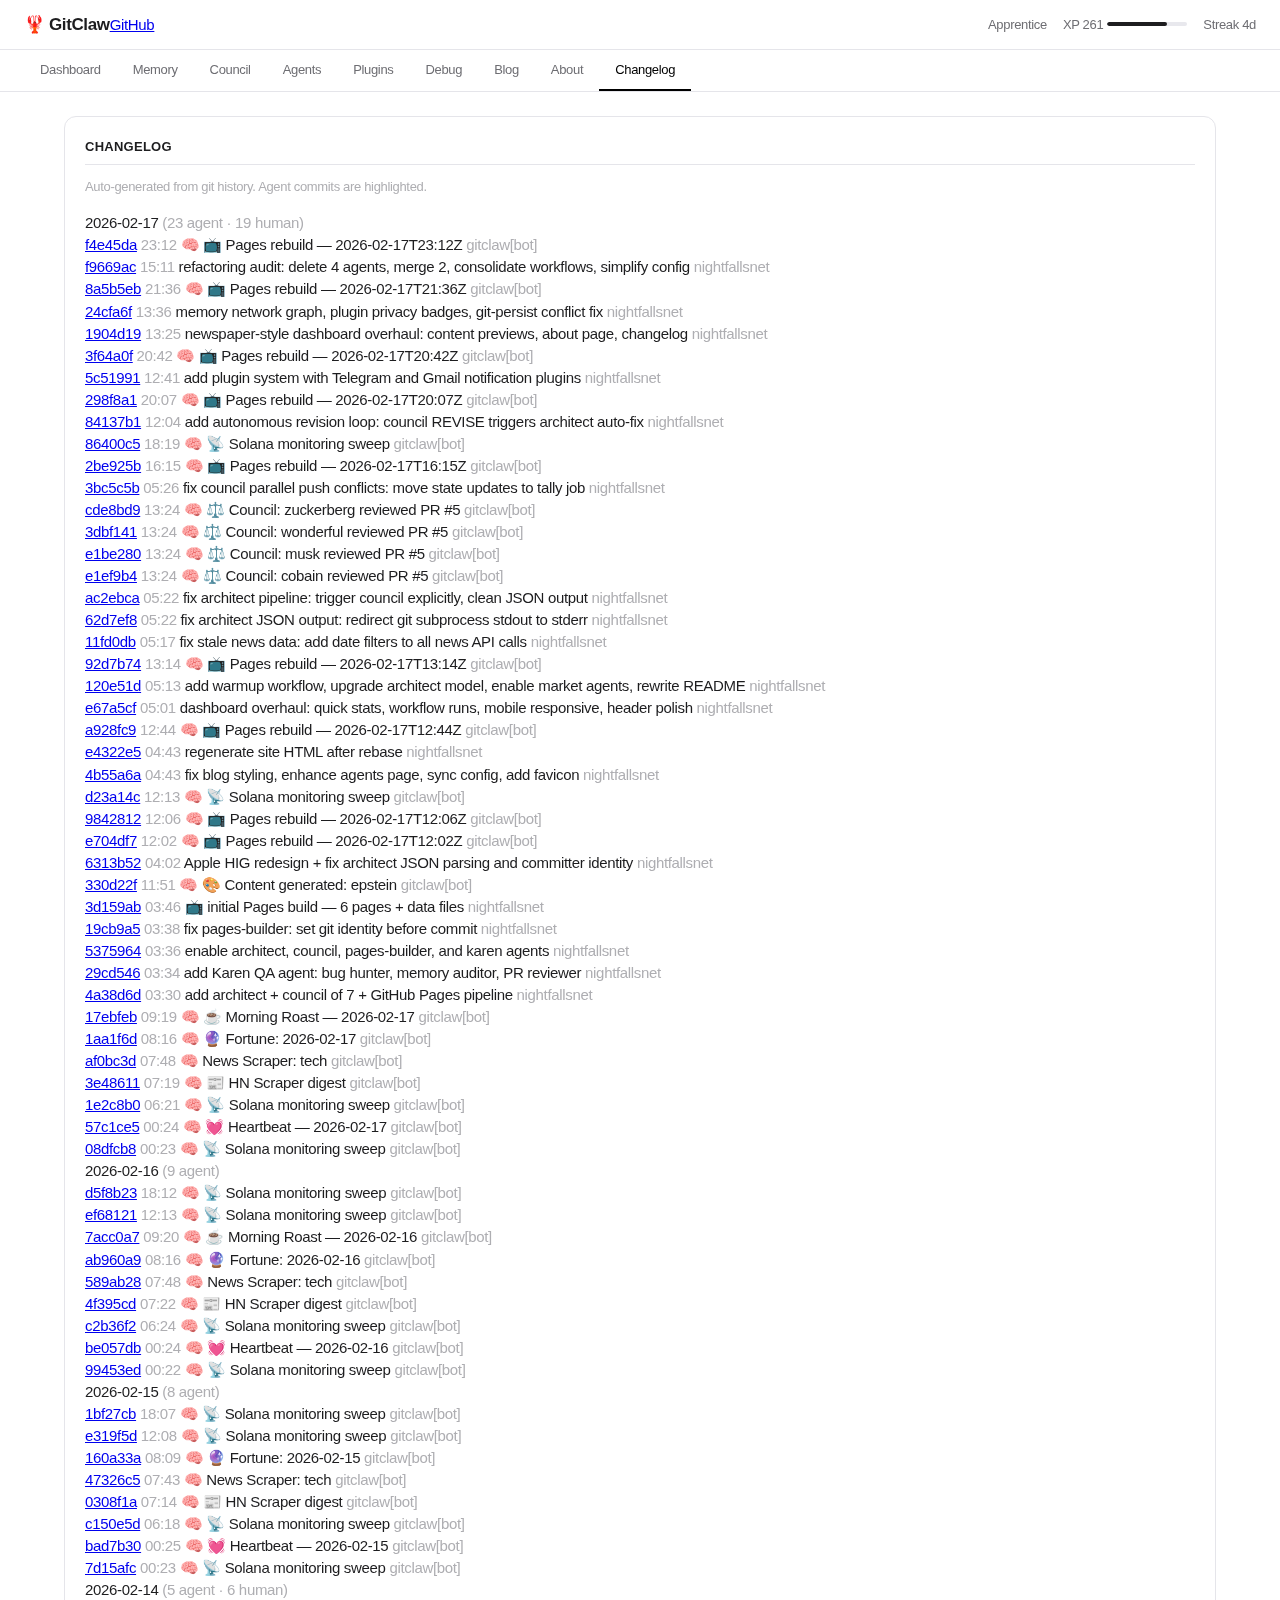
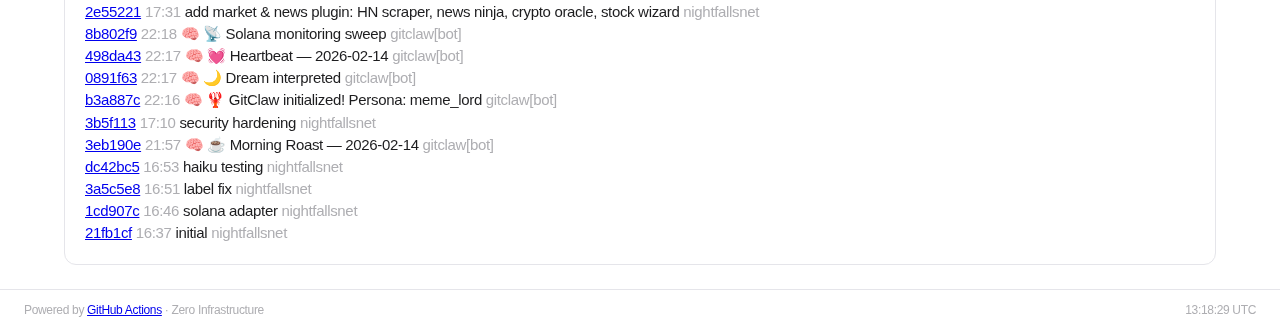
<file: docs/changelog.html>
<!DOCTYPE html>
<html lang="en">
<head>
    <meta charset="UTF-8">
    <meta name="viewport" content="width=device-width, initial-scale=1.0">
    <meta http-equiv="refresh" content="120">
    <title>GitClaw | Changelog</title>
    <link rel="icon" href="data:image/svg+xml,<svg xmlns='http://www.w3.org/2000/svg' viewBox='0 0 100 100'><text y='.9em' font-size='90'>🦞</text></svg>">
    <link rel="stylesheet" href="assets/style.css">
</head>
<body>
    <div class="header-bar"><div class="header-left"><span class="alive-dot alive-amber"></span><span class="header-title">🦞 GitClaw</span><a href="https://github.com/ordinalOS/gitclaw" class="header-link" target="_blank">GitHub</a></div><div class="header-meta"><span>Apprentice</span><span class="xp-bar-container">XP 261<div class="xp-bar"><div class="xp-bar-fill" style="width:74%"></div></div></span><span>Streak 4d</span></div></div>
    <nav class="nav"><a href="index.html">Dashboard</a>
<a href="memory.html">Memory</a>
<a href="council.html">Council</a>
<a href="agents.html">Agents</a>
<a href="plugins.html">Plugins</a>
<a href="debug.html">Debug</a>
<a href="blog/index.html">Blog</a>
<a href="about.html">About</a>
<a href="changelog.html" class="active">Changelog</a></nav>
    <main class="main">
        
    <div class="panel full-width">
        <h2 class="panel-title">Changelog</h2>
        <p class="tertiary" style="margin-bottom:16px;font-size:13px">Auto-generated from git history. Agent commits are highlighted.</p>
        
        <div class="changelog-group">
            <div class="changelog-date">2026-02-17 <span class="tertiary">(23 agent · 19 human)</span></div>
            
            <div class="changelog-entry agent">
                <span class="changelog-sha"><a href="https://github.com/ordinalOS/gitclaw/commit/f4e45da" class="footer-link" target="_blank">f4e45da</a></span>
                <span class="changelog-time tertiary">23:12</span>
                <span class="changelog-msg">🧠 📺 Pages rebuild — 2026-02-17T23:12Z</span>
                <span class="changelog-author tertiary">gitclaw[bot]</span>
            </div>
            <div class="changelog-entry">
                <span class="changelog-sha"><a href="https://github.com/ordinalOS/gitclaw/commit/f9669ac" class="footer-link" target="_blank">f9669ac</a></span>
                <span class="changelog-time tertiary">15:11</span>
                <span class="changelog-msg">refactoring audit: delete 4 agents, merge 2, consolidate workflows, simplify config</span>
                <span class="changelog-author tertiary">nightfallsnet</span>
            </div>
            <div class="changelog-entry agent">
                <span class="changelog-sha"><a href="https://github.com/ordinalOS/gitclaw/commit/8a5b5eb" class="footer-link" target="_blank">8a5b5eb</a></span>
                <span class="changelog-time tertiary">21:36</span>
                <span class="changelog-msg">🧠 📺 Pages rebuild — 2026-02-17T21:36Z</span>
                <span class="changelog-author tertiary">gitclaw[bot]</span>
            </div>
            <div class="changelog-entry">
                <span class="changelog-sha"><a href="https://github.com/ordinalOS/gitclaw/commit/24cfa6f" class="footer-link" target="_blank">24cfa6f</a></span>
                <span class="changelog-time tertiary">13:36</span>
                <span class="changelog-msg">memory network graph, plugin privacy badges, git-persist conflict fix</span>
                <span class="changelog-author tertiary">nightfallsnet</span>
            </div>
            <div class="changelog-entry">
                <span class="changelog-sha"><a href="https://github.com/ordinalOS/gitclaw/commit/1904d19" class="footer-link" target="_blank">1904d19</a></span>
                <span class="changelog-time tertiary">13:25</span>
                <span class="changelog-msg">newspaper-style dashboard overhaul: content previews, about page, changelog</span>
                <span class="changelog-author tertiary">nightfallsnet</span>
            </div>
            <div class="changelog-entry agent">
                <span class="changelog-sha"><a href="https://github.com/ordinalOS/gitclaw/commit/3f64a0f" class="footer-link" target="_blank">3f64a0f</a></span>
                <span class="changelog-time tertiary">20:42</span>
                <span class="changelog-msg">🧠 📺 Pages rebuild — 2026-02-17T20:42Z</span>
                <span class="changelog-author tertiary">gitclaw[bot]</span>
            </div>
            <div class="changelog-entry">
                <span class="changelog-sha"><a href="https://github.com/ordinalOS/gitclaw/commit/5c51991" class="footer-link" target="_blank">5c51991</a></span>
                <span class="changelog-time tertiary">12:41</span>
                <span class="changelog-msg">add plugin system with Telegram and Gmail notification plugins</span>
                <span class="changelog-author tertiary">nightfallsnet</span>
            </div>
            <div class="changelog-entry agent">
                <span class="changelog-sha"><a href="https://github.com/ordinalOS/gitclaw/commit/298f8a1" class="footer-link" target="_blank">298f8a1</a></span>
                <span class="changelog-time tertiary">20:07</span>
                <span class="changelog-msg">🧠 📺 Pages rebuild — 2026-02-17T20:07Z</span>
                <span class="changelog-author tertiary">gitclaw[bot]</span>
            </div>
            <div class="changelog-entry">
                <span class="changelog-sha"><a href="https://github.com/ordinalOS/gitclaw/commit/84137b1" class="footer-link" target="_blank">84137b1</a></span>
                <span class="changelog-time tertiary">12:04</span>
                <span class="changelog-msg">add autonomous revision loop: council REVISE triggers architect auto-fix</span>
                <span class="changelog-author tertiary">nightfallsnet</span>
            </div>
            <div class="changelog-entry agent">
                <span class="changelog-sha"><a href="https://github.com/ordinalOS/gitclaw/commit/86400c5" class="footer-link" target="_blank">86400c5</a></span>
                <span class="changelog-time tertiary">18:19</span>
                <span class="changelog-msg">🧠 📡 Solana monitoring sweep</span>
                <span class="changelog-author tertiary">gitclaw[bot]</span>
            </div>
            <div class="changelog-entry agent">
                <span class="changelog-sha"><a href="https://github.com/ordinalOS/gitclaw/commit/2be925b" class="footer-link" target="_blank">2be925b</a></span>
                <span class="changelog-time tertiary">16:15</span>
                <span class="changelog-msg">🧠 📺 Pages rebuild — 2026-02-17T16:15Z</span>
                <span class="changelog-author tertiary">gitclaw[bot]</span>
            </div>
            <div class="changelog-entry">
                <span class="changelog-sha"><a href="https://github.com/ordinalOS/gitclaw/commit/3bc5c5b" class="footer-link" target="_blank">3bc5c5b</a></span>
                <span class="changelog-time tertiary">05:26</span>
                <span class="changelog-msg">fix council parallel push conflicts: move state updates to tally job</span>
                <span class="changelog-author tertiary">nightfallsnet</span>
            </div>
            <div class="changelog-entry agent">
                <span class="changelog-sha"><a href="https://github.com/ordinalOS/gitclaw/commit/cde8bd9" class="footer-link" target="_blank">cde8bd9</a></span>
                <span class="changelog-time tertiary">13:24</span>
                <span class="changelog-msg">🧠 ⚖️ Council: zuckerberg reviewed PR #5</span>
                <span class="changelog-author tertiary">gitclaw[bot]</span>
            </div>
            <div class="changelog-entry agent">
                <span class="changelog-sha"><a href="https://github.com/ordinalOS/gitclaw/commit/3dbf141" class="footer-link" target="_blank">3dbf141</a></span>
                <span class="changelog-time tertiary">13:24</span>
                <span class="changelog-msg">🧠 ⚖️ Council: wonderful reviewed PR #5</span>
                <span class="changelog-author tertiary">gitclaw[bot]</span>
            </div>
            <div class="changelog-entry agent">
                <span class="changelog-sha"><a href="https://github.com/ordinalOS/gitclaw/commit/e1be280" class="footer-link" target="_blank">e1be280</a></span>
                <span class="changelog-time tertiary">13:24</span>
                <span class="changelog-msg">🧠 ⚖️ Council: musk reviewed PR #5</span>
                <span class="changelog-author tertiary">gitclaw[bot]</span>
            </div>
            <div class="changelog-entry agent">
                <span class="changelog-sha"><a href="https://github.com/ordinalOS/gitclaw/commit/e1ef9b4" class="footer-link" target="_blank">e1ef9b4</a></span>
                <span class="changelog-time tertiary">13:24</span>
                <span class="changelog-msg">🧠 ⚖️ Council: cobain reviewed PR #5</span>
                <span class="changelog-author tertiary">gitclaw[bot]</span>
            </div>
            <div class="changelog-entry">
                <span class="changelog-sha"><a href="https://github.com/ordinalOS/gitclaw/commit/ac2ebca" class="footer-link" target="_blank">ac2ebca</a></span>
                <span class="changelog-time tertiary">05:22</span>
                <span class="changelog-msg">fix architect pipeline: trigger council explicitly, clean JSON output</span>
                <span class="changelog-author tertiary">nightfallsnet</span>
            </div>
            <div class="changelog-entry">
                <span class="changelog-sha"><a href="https://github.com/ordinalOS/gitclaw/commit/62d7ef8" class="footer-link" target="_blank">62d7ef8</a></span>
                <span class="changelog-time tertiary">05:22</span>
                <span class="changelog-msg">fix architect JSON output: redirect git subprocess stdout to stderr</span>
                <span class="changelog-author tertiary">nightfallsnet</span>
            </div>
            <div class="changelog-entry">
                <span class="changelog-sha"><a href="https://github.com/ordinalOS/gitclaw/commit/11fd0db" class="footer-link" target="_blank">11fd0db</a></span>
                <span class="changelog-time tertiary">05:17</span>
                <span class="changelog-msg">fix stale news data: add date filters to all news API calls</span>
                <span class="changelog-author tertiary">nightfallsnet</span>
            </div>
            <div class="changelog-entry agent">
                <span class="changelog-sha"><a href="https://github.com/ordinalOS/gitclaw/commit/92d7b74" class="footer-link" target="_blank">92d7b74</a></span>
                <span class="changelog-time tertiary">13:14</span>
                <span class="changelog-msg">🧠 📺 Pages rebuild — 2026-02-17T13:14Z</span>
                <span class="changelog-author tertiary">gitclaw[bot]</span>
            </div>
            <div class="changelog-entry">
                <span class="changelog-sha"><a href="https://github.com/ordinalOS/gitclaw/commit/120e51d" class="footer-link" target="_blank">120e51d</a></span>
                <span class="changelog-time tertiary">05:13</span>
                <span class="changelog-msg">add warmup workflow, upgrade architect model, enable market agents, rewrite README</span>
                <span class="changelog-author tertiary">nightfallsnet</span>
            </div>
            <div class="changelog-entry">
                <span class="changelog-sha"><a href="https://github.com/ordinalOS/gitclaw/commit/e67a5cf" class="footer-link" target="_blank">e67a5cf</a></span>
                <span class="changelog-time tertiary">05:01</span>
                <span class="changelog-msg">dashboard overhaul: quick stats, workflow runs, mobile responsive, header polish</span>
                <span class="changelog-author tertiary">nightfallsnet</span>
            </div>
            <div class="changelog-entry agent">
                <span class="changelog-sha"><a href="https://github.com/ordinalOS/gitclaw/commit/a928fc9" class="footer-link" target="_blank">a928fc9</a></span>
                <span class="changelog-time tertiary">12:44</span>
                <span class="changelog-msg">🧠 📺 Pages rebuild — 2026-02-17T12:44Z</span>
                <span class="changelog-author tertiary">gitclaw[bot]</span>
            </div>
            <div class="changelog-entry">
                <span class="changelog-sha"><a href="https://github.com/ordinalOS/gitclaw/commit/e4322e5" class="footer-link" target="_blank">e4322e5</a></span>
                <span class="changelog-time tertiary">04:43</span>
                <span class="changelog-msg">regenerate site HTML after rebase</span>
                <span class="changelog-author tertiary">nightfallsnet</span>
            </div>
            <div class="changelog-entry">
                <span class="changelog-sha"><a href="https://github.com/ordinalOS/gitclaw/commit/4b55a6a" class="footer-link" target="_blank">4b55a6a</a></span>
                <span class="changelog-time tertiary">04:43</span>
                <span class="changelog-msg">fix blog styling, enhance agents page, sync config, add favicon</span>
                <span class="changelog-author tertiary">nightfallsnet</span>
            </div>
            <div class="changelog-entry agent">
                <span class="changelog-sha"><a href="https://github.com/ordinalOS/gitclaw/commit/d23a14c" class="footer-link" target="_blank">d23a14c</a></span>
                <span class="changelog-time tertiary">12:13</span>
                <span class="changelog-msg">🧠 📡 Solana monitoring sweep</span>
                <span class="changelog-author tertiary">gitclaw[bot]</span>
            </div>
            <div class="changelog-entry agent">
                <span class="changelog-sha"><a href="https://github.com/ordinalOS/gitclaw/commit/9842812" class="footer-link" target="_blank">9842812</a></span>
                <span class="changelog-time tertiary">12:06</span>
                <span class="changelog-msg">🧠 📺 Pages rebuild — 2026-02-17T12:06Z</span>
                <span class="changelog-author tertiary">gitclaw[bot]</span>
            </div>
            <div class="changelog-entry agent">
                <span class="changelog-sha"><a href="https://github.com/ordinalOS/gitclaw/commit/e704df7" class="footer-link" target="_blank">e704df7</a></span>
                <span class="changelog-time tertiary">12:02</span>
                <span class="changelog-msg">🧠 📺 Pages rebuild — 2026-02-17T12:02Z</span>
                <span class="changelog-author tertiary">gitclaw[bot]</span>
            </div>
            <div class="changelog-entry">
                <span class="changelog-sha"><a href="https://github.com/ordinalOS/gitclaw/commit/6313b52" class="footer-link" target="_blank">6313b52</a></span>
                <span class="changelog-time tertiary">04:02</span>
                <span class="changelog-msg">Apple HIG redesign + fix architect JSON parsing and committer identity</span>
                <span class="changelog-author tertiary">nightfallsnet</span>
            </div>
            <div class="changelog-entry agent">
                <span class="changelog-sha"><a href="https://github.com/ordinalOS/gitclaw/commit/330d22f" class="footer-link" target="_blank">330d22f</a></span>
                <span class="changelog-time tertiary">11:51</span>
                <span class="changelog-msg">🧠 🎨 Content generated: epstein</span>
                <span class="changelog-author tertiary">gitclaw[bot]</span>
            </div>
            <div class="changelog-entry">
                <span class="changelog-sha"><a href="https://github.com/ordinalOS/gitclaw/commit/3d159ab" class="footer-link" target="_blank">3d159ab</a></span>
                <span class="changelog-time tertiary">03:46</span>
                <span class="changelog-msg">📺 initial Pages build — 6 pages + data files</span>
                <span class="changelog-author tertiary">nightfallsnet</span>
            </div>
            <div class="changelog-entry">
                <span class="changelog-sha"><a href="https://github.com/ordinalOS/gitclaw/commit/19cb9a5" class="footer-link" target="_blank">19cb9a5</a></span>
                <span class="changelog-time tertiary">03:38</span>
                <span class="changelog-msg">fix pages-builder: set git identity before commit</span>
                <span class="changelog-author tertiary">nightfallsnet</span>
            </div>
            <div class="changelog-entry">
                <span class="changelog-sha"><a href="https://github.com/ordinalOS/gitclaw/commit/5375964" class="footer-link" target="_blank">5375964</a></span>
                <span class="changelog-time tertiary">03:36</span>
                <span class="changelog-msg">enable architect, council, pages-builder, and karen agents</span>
                <span class="changelog-author tertiary">nightfallsnet</span>
            </div>
            <div class="changelog-entry">
                <span class="changelog-sha"><a href="https://github.com/ordinalOS/gitclaw/commit/29cd546" class="footer-link" target="_blank">29cd546</a></span>
                <span class="changelog-time tertiary">03:34</span>
                <span class="changelog-msg">add Karen QA agent: bug hunter, memory auditor, PR reviewer</span>
                <span class="changelog-author tertiary">nightfallsnet</span>
            </div>
            <div class="changelog-entry">
                <span class="changelog-sha"><a href="https://github.com/ordinalOS/gitclaw/commit/4a38d6d" class="footer-link" target="_blank">4a38d6d</a></span>
                <span class="changelog-time tertiary">03:30</span>
                <span class="changelog-msg">add architect + council of 7 + GitHub Pages pipeline</span>
                <span class="changelog-author tertiary">nightfallsnet</span>
            </div>
            <div class="changelog-entry agent">
                <span class="changelog-sha"><a href="https://github.com/ordinalOS/gitclaw/commit/17ebfeb" class="footer-link" target="_blank">17ebfeb</a></span>
                <span class="changelog-time tertiary">09:19</span>
                <span class="changelog-msg">🧠 ☕ Morning Roast — 2026-02-17</span>
                <span class="changelog-author tertiary">gitclaw[bot]</span>
            </div>
            <div class="changelog-entry agent">
                <span class="changelog-sha"><a href="https://github.com/ordinalOS/gitclaw/commit/1aa1f6d" class="footer-link" target="_blank">1aa1f6d</a></span>
                <span class="changelog-time tertiary">08:16</span>
                <span class="changelog-msg">🧠 🔮 Fortune: 2026-02-17</span>
                <span class="changelog-author tertiary">gitclaw[bot]</span>
            </div>
            <div class="changelog-entry agent">
                <span class="changelog-sha"><a href="https://github.com/ordinalOS/gitclaw/commit/af0bc3d" class="footer-link" target="_blank">af0bc3d</a></span>
                <span class="changelog-time tertiary">07:48</span>
                <span class="changelog-msg">🧠 News Scraper: tech</span>
                <span class="changelog-author tertiary">gitclaw[bot]</span>
            </div>
            <div class="changelog-entry agent">
                <span class="changelog-sha"><a href="https://github.com/ordinalOS/gitclaw/commit/3e48611" class="footer-link" target="_blank">3e48611</a></span>
                <span class="changelog-time tertiary">07:19</span>
                <span class="changelog-msg">🧠 📰 HN Scraper digest</span>
                <span class="changelog-author tertiary">gitclaw[bot]</span>
            </div>
            <div class="changelog-entry agent">
                <span class="changelog-sha"><a href="https://github.com/ordinalOS/gitclaw/commit/1e2c8b0" class="footer-link" target="_blank">1e2c8b0</a></span>
                <span class="changelog-time tertiary">06:21</span>
                <span class="changelog-msg">🧠 📡 Solana monitoring sweep</span>
                <span class="changelog-author tertiary">gitclaw[bot]</span>
            </div>
            <div class="changelog-entry agent">
                <span class="changelog-sha"><a href="https://github.com/ordinalOS/gitclaw/commit/57c1ce5" class="footer-link" target="_blank">57c1ce5</a></span>
                <span class="changelog-time tertiary">00:24</span>
                <span class="changelog-msg">🧠 💓 Heartbeat — 2026-02-17</span>
                <span class="changelog-author tertiary">gitclaw[bot]</span>
            </div>
            <div class="changelog-entry agent">
                <span class="changelog-sha"><a href="https://github.com/ordinalOS/gitclaw/commit/08dfcb8" class="footer-link" target="_blank">08dfcb8</a></span>
                <span class="changelog-time tertiary">00:23</span>
                <span class="changelog-msg">🧠 📡 Solana monitoring sweep</span>
                <span class="changelog-author tertiary">gitclaw[bot]</span>
            </div>
        </div>
        <div class="changelog-group">
            <div class="changelog-date">2026-02-16 <span class="tertiary">(9 agent)</span></div>
            
            <div class="changelog-entry agent">
                <span class="changelog-sha"><a href="https://github.com/ordinalOS/gitclaw/commit/d5f8b23" class="footer-link" target="_blank">d5f8b23</a></span>
                <span class="changelog-time tertiary">18:12</span>
                <span class="changelog-msg">🧠 📡 Solana monitoring sweep</span>
                <span class="changelog-author tertiary">gitclaw[bot]</span>
            </div>
            <div class="changelog-entry agent">
                <span class="changelog-sha"><a href="https://github.com/ordinalOS/gitclaw/commit/ef68121" class="footer-link" target="_blank">ef68121</a></span>
                <span class="changelog-time tertiary">12:13</span>
                <span class="changelog-msg">🧠 📡 Solana monitoring sweep</span>
                <span class="changelog-author tertiary">gitclaw[bot]</span>
            </div>
            <div class="changelog-entry agent">
                <span class="changelog-sha"><a href="https://github.com/ordinalOS/gitclaw/commit/7acc0a7" class="footer-link" target="_blank">7acc0a7</a></span>
                <span class="changelog-time tertiary">09:20</span>
                <span class="changelog-msg">🧠 ☕ Morning Roast — 2026-02-16</span>
                <span class="changelog-author tertiary">gitclaw[bot]</span>
            </div>
            <div class="changelog-entry agent">
                <span class="changelog-sha"><a href="https://github.com/ordinalOS/gitclaw/commit/ab960a9" class="footer-link" target="_blank">ab960a9</a></span>
                <span class="changelog-time tertiary">08:16</span>
                <span class="changelog-msg">🧠 🔮 Fortune: 2026-02-16</span>
                <span class="changelog-author tertiary">gitclaw[bot]</span>
            </div>
            <div class="changelog-entry agent">
                <span class="changelog-sha"><a href="https://github.com/ordinalOS/gitclaw/commit/589ab28" class="footer-link" target="_blank">589ab28</a></span>
                <span class="changelog-time tertiary">07:48</span>
                <span class="changelog-msg">🧠 News Scraper: tech</span>
                <span class="changelog-author tertiary">gitclaw[bot]</span>
            </div>
            <div class="changelog-entry agent">
                <span class="changelog-sha"><a href="https://github.com/ordinalOS/gitclaw/commit/4f395cd" class="footer-link" target="_blank">4f395cd</a></span>
                <span class="changelog-time tertiary">07:22</span>
                <span class="changelog-msg">🧠 📰 HN Scraper digest</span>
                <span class="changelog-author tertiary">gitclaw[bot]</span>
            </div>
            <div class="changelog-entry agent">
                <span class="changelog-sha"><a href="https://github.com/ordinalOS/gitclaw/commit/c2b36f2" class="footer-link" target="_blank">c2b36f2</a></span>
                <span class="changelog-time tertiary">06:24</span>
                <span class="changelog-msg">🧠 📡 Solana monitoring sweep</span>
                <span class="changelog-author tertiary">gitclaw[bot]</span>
            </div>
            <div class="changelog-entry agent">
                <span class="changelog-sha"><a href="https://github.com/ordinalOS/gitclaw/commit/be057db" class="footer-link" target="_blank">be057db</a></span>
                <span class="changelog-time tertiary">00:24</span>
                <span class="changelog-msg">🧠 💓 Heartbeat — 2026-02-16</span>
                <span class="changelog-author tertiary">gitclaw[bot]</span>
            </div>
            <div class="changelog-entry agent">
                <span class="changelog-sha"><a href="https://github.com/ordinalOS/gitclaw/commit/99453ed" class="footer-link" target="_blank">99453ed</a></span>
                <span class="changelog-time tertiary">00:22</span>
                <span class="changelog-msg">🧠 📡 Solana monitoring sweep</span>
                <span class="changelog-author tertiary">gitclaw[bot]</span>
            </div>
        </div>
        <div class="changelog-group">
            <div class="changelog-date">2026-02-15 <span class="tertiary">(8 agent)</span></div>
            
            <div class="changelog-entry agent">
                <span class="changelog-sha"><a href="https://github.com/ordinalOS/gitclaw/commit/1bf27cb" class="footer-link" target="_blank">1bf27cb</a></span>
                <span class="changelog-time tertiary">18:07</span>
                <span class="changelog-msg">🧠 📡 Solana monitoring sweep</span>
                <span class="changelog-author tertiary">gitclaw[bot]</span>
            </div>
            <div class="changelog-entry agent">
                <span class="changelog-sha"><a href="https://github.com/ordinalOS/gitclaw/commit/e319f5d" class="footer-link" target="_blank">e319f5d</a></span>
                <span class="changelog-time tertiary">12:08</span>
                <span class="changelog-msg">🧠 📡 Solana monitoring sweep</span>
                <span class="changelog-author tertiary">gitclaw[bot]</span>
            </div>
            <div class="changelog-entry agent">
                <span class="changelog-sha"><a href="https://github.com/ordinalOS/gitclaw/commit/160a33a" class="footer-link" target="_blank">160a33a</a></span>
                <span class="changelog-time tertiary">08:09</span>
                <span class="changelog-msg">🧠 🔮 Fortune: 2026-02-15</span>
                <span class="changelog-author tertiary">gitclaw[bot]</span>
            </div>
            <div class="changelog-entry agent">
                <span class="changelog-sha"><a href="https://github.com/ordinalOS/gitclaw/commit/47326c5" class="footer-link" target="_blank">47326c5</a></span>
                <span class="changelog-time tertiary">07:43</span>
                <span class="changelog-msg">🧠 News Scraper: tech</span>
                <span class="changelog-author tertiary">gitclaw[bot]</span>
            </div>
            <div class="changelog-entry agent">
                <span class="changelog-sha"><a href="https://github.com/ordinalOS/gitclaw/commit/0308f1a" class="footer-link" target="_blank">0308f1a</a></span>
                <span class="changelog-time tertiary">07:14</span>
                <span class="changelog-msg">🧠 📰 HN Scraper digest</span>
                <span class="changelog-author tertiary">gitclaw[bot]</span>
            </div>
            <div class="changelog-entry agent">
                <span class="changelog-sha"><a href="https://github.com/ordinalOS/gitclaw/commit/c150e5d" class="footer-link" target="_blank">c150e5d</a></span>
                <span class="changelog-time tertiary">06:18</span>
                <span class="changelog-msg">🧠 📡 Solana monitoring sweep</span>
                <span class="changelog-author tertiary">gitclaw[bot]</span>
            </div>
            <div class="changelog-entry agent">
                <span class="changelog-sha"><a href="https://github.com/ordinalOS/gitclaw/commit/bad7b30" class="footer-link" target="_blank">bad7b30</a></span>
                <span class="changelog-time tertiary">00:25</span>
                <span class="changelog-msg">🧠 💓 Heartbeat — 2026-02-15</span>
                <span class="changelog-author tertiary">gitclaw[bot]</span>
            </div>
            <div class="changelog-entry agent">
                <span class="changelog-sha"><a href="https://github.com/ordinalOS/gitclaw/commit/7d15afc" class="footer-link" target="_blank">7d15afc</a></span>
                <span class="changelog-time tertiary">00:23</span>
                <span class="changelog-msg">🧠 📡 Solana monitoring sweep</span>
                <span class="changelog-author tertiary">gitclaw[bot]</span>
            </div>
        </div>
        <div class="changelog-group">
            <div class="changelog-date">2026-02-14 <span class="tertiary">(5 agent · 6 human)</span></div>
            
            <div class="changelog-entry">
                <span class="changelog-sha"><a href="https://github.com/ordinalOS/gitclaw/commit/2e55221" class="footer-link" target="_blank">2e55221</a></span>
                <span class="changelog-time tertiary">17:31</span>
                <span class="changelog-msg">add market &amp; news plugin: HN scraper, news ninja, crypto oracle, stock wizard</span>
                <span class="changelog-author tertiary">nightfallsnet</span>
            </div>
            <div class="changelog-entry agent">
                <span class="changelog-sha"><a href="https://github.com/ordinalOS/gitclaw/commit/8b802f9" class="footer-link" target="_blank">8b802f9</a></span>
                <span class="changelog-time tertiary">22:18</span>
                <span class="changelog-msg">🧠 📡 Solana monitoring sweep</span>
                <span class="changelog-author tertiary">gitclaw[bot]</span>
            </div>
            <div class="changelog-entry agent">
                <span class="changelog-sha"><a href="https://github.com/ordinalOS/gitclaw/commit/498da43" class="footer-link" target="_blank">498da43</a></span>
                <span class="changelog-time tertiary">22:17</span>
                <span class="changelog-msg">🧠 💓 Heartbeat — 2026-02-14</span>
                <span class="changelog-author tertiary">gitclaw[bot]</span>
            </div>
            <div class="changelog-entry agent">
                <span class="changelog-sha"><a href="https://github.com/ordinalOS/gitclaw/commit/0891f63" class="footer-link" target="_blank">0891f63</a></span>
                <span class="changelog-time tertiary">22:17</span>
                <span class="changelog-msg">🧠 🌙 Dream interpreted</span>
                <span class="changelog-author tertiary">gitclaw[bot]</span>
            </div>
            <div class="changelog-entry agent">
                <span class="changelog-sha"><a href="https://github.com/ordinalOS/gitclaw/commit/b3a887c" class="footer-link" target="_blank">b3a887c</a></span>
                <span class="changelog-time tertiary">22:16</span>
                <span class="changelog-msg">🧠 🦞 GitClaw initialized! Persona: meme_lord</span>
                <span class="changelog-author tertiary">gitclaw[bot]</span>
            </div>
            <div class="changelog-entry">
                <span class="changelog-sha"><a href="https://github.com/ordinalOS/gitclaw/commit/3b5f113" class="footer-link" target="_blank">3b5f113</a></span>
                <span class="changelog-time tertiary">17:10</span>
                <span class="changelog-msg">security hardening</span>
                <span class="changelog-author tertiary">nightfallsnet</span>
            </div>
            <div class="changelog-entry agent">
                <span class="changelog-sha"><a href="https://github.com/ordinalOS/gitclaw/commit/3eb190e" class="footer-link" target="_blank">3eb190e</a></span>
                <span class="changelog-time tertiary">21:57</span>
                <span class="changelog-msg">🧠 ☕ Morning Roast — 2026-02-14</span>
                <span class="changelog-author tertiary">gitclaw[bot]</span>
            </div>
            <div class="changelog-entry">
                <span class="changelog-sha"><a href="https://github.com/ordinalOS/gitclaw/commit/dc42bc5" class="footer-link" target="_blank">dc42bc5</a></span>
                <span class="changelog-time tertiary">16:53</span>
                <span class="changelog-msg">haiku testing</span>
                <span class="changelog-author tertiary">nightfallsnet</span>
            </div>
            <div class="changelog-entry">
                <span class="changelog-sha"><a href="https://github.com/ordinalOS/gitclaw/commit/3a5c5e8" class="footer-link" target="_blank">3a5c5e8</a></span>
                <span class="changelog-time tertiary">16:51</span>
                <span class="changelog-msg">label fix</span>
                <span class="changelog-author tertiary">nightfallsnet</span>
            </div>
            <div class="changelog-entry">
                <span class="changelog-sha"><a href="https://github.com/ordinalOS/gitclaw/commit/1cd907c" class="footer-link" target="_blank">1cd907c</a></span>
                <span class="changelog-time tertiary">16:46</span>
                <span class="changelog-msg">solana adapter</span>
                <span class="changelog-author tertiary">nightfallsnet</span>
            </div>
            <div class="changelog-entry">
                <span class="changelog-sha"><a href="https://github.com/ordinalOS/gitclaw/commit/21fb1cf" class="footer-link" target="_blank">21fb1cf</a></span>
                <span class="changelog-time tertiary">16:37</span>
                <span class="changelog-msg">initial</span>
                <span class="changelog-author tertiary">nightfallsnet</span>
            </div>
        </div>
    </div>
    </main>
    <footer class="footer">
        <span>Powered by <a href="https://github.com/ordinalOS/gitclaw" class="footer-link">GitHub Actions</a> &middot; Zero Infrastructure</span>
        <span id="clock"></span>
    </footer>
    <script src="assets/app.js"></script>
</body>
</html>
</file>
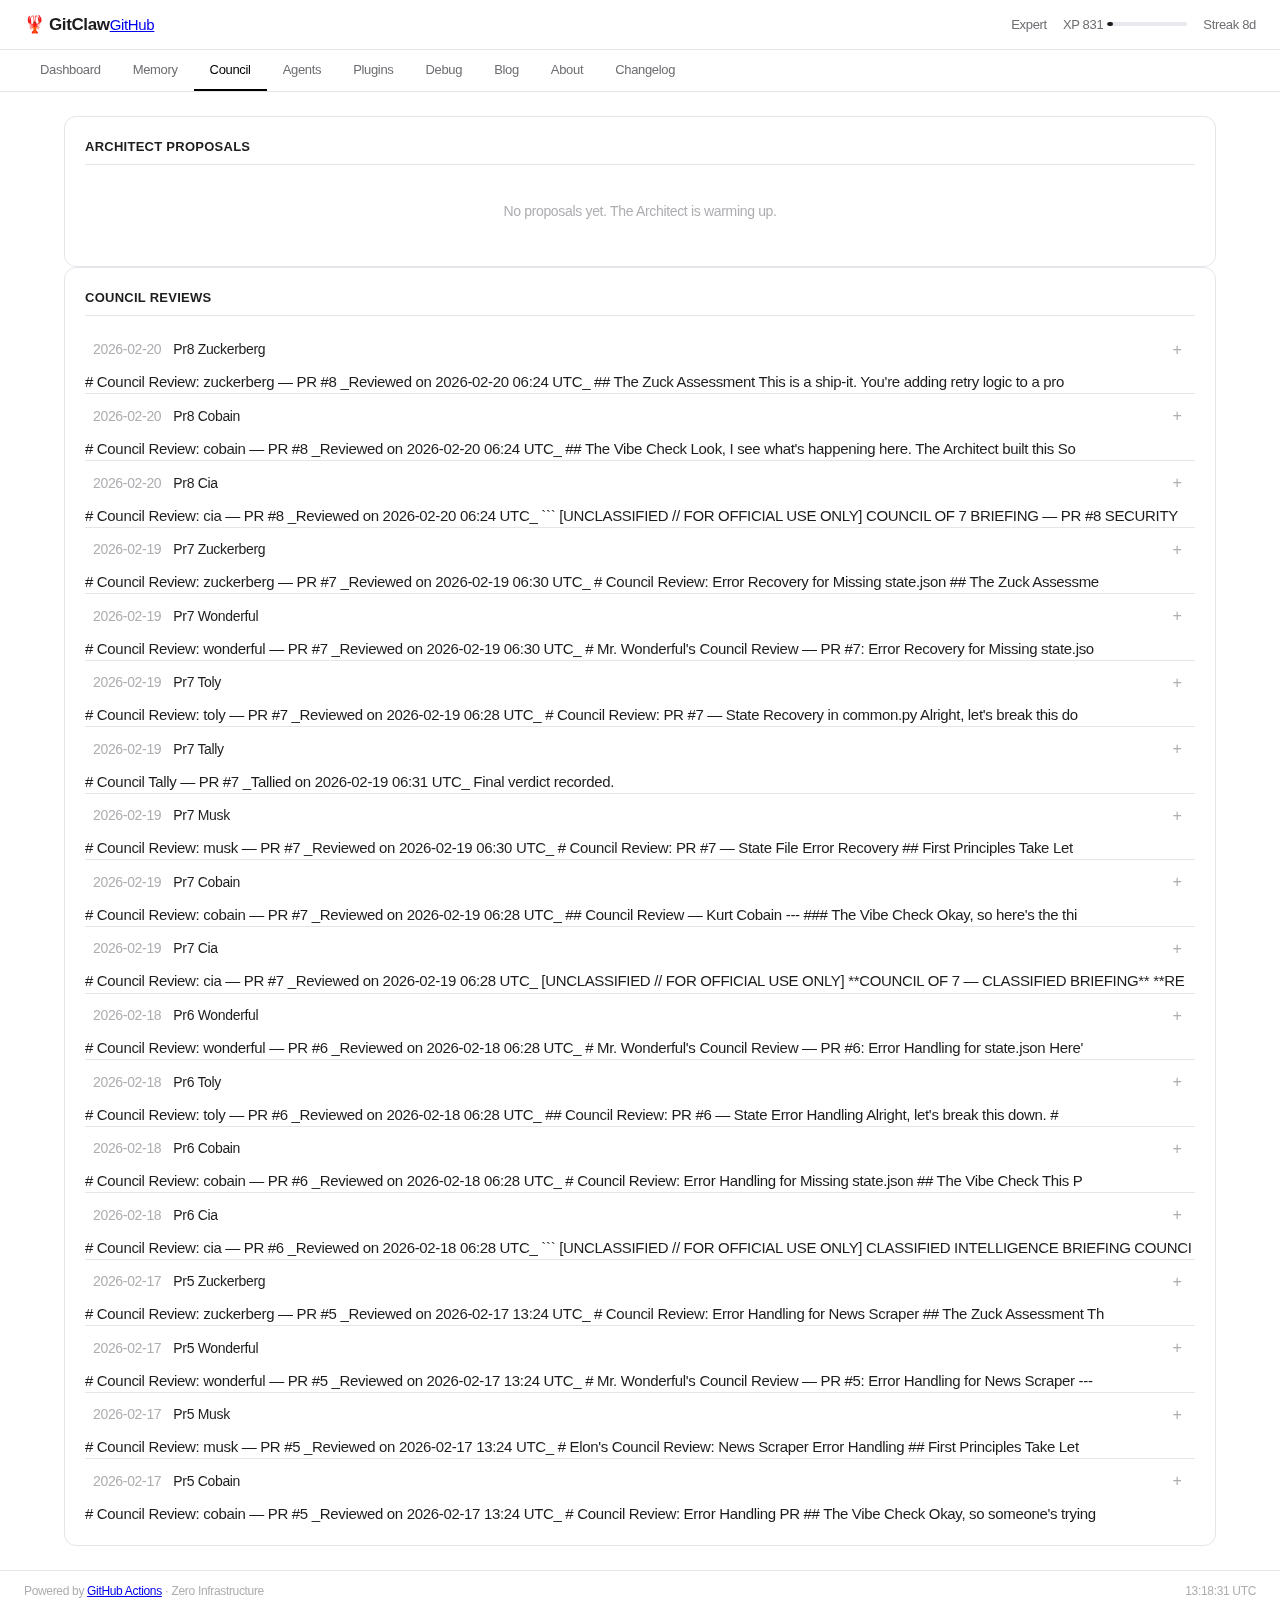
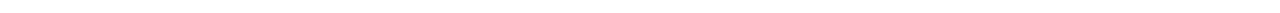
<file: docs/council.html>
<!DOCTYPE html>
<html lang="en">
<head>
    <meta charset="UTF-8">
    <meta name="viewport" content="width=device-width, initial-scale=1.0">
    <meta http-equiv="refresh" content="120">
    <title>GitClaw | Council</title>
    <link rel="icon" href="data:image/svg+xml,<svg xmlns='http://www.w3.org/2000/svg' viewBox='0 0 100 100'><text y='.9em' font-size='90'>🦞</text></svg>">
    <link rel="stylesheet" href="assets/style.css">
</head>
<body>
    <div class="header-bar"><div class="header-left"><span class="alive-dot alive-green"></span><span class="header-title">🦞 GitClaw</span><a href="https://github.com/ordinalOS/gitclaw" class="header-link" target="_blank">GitHub</a></div><div class="header-meta"><span>Expert</span><span class="xp-bar-container">XP 831<div class="xp-bar"><div class="xp-bar-fill" style="width:7%"></div></div></span><span>Streak 8d</span></div></div>
    <nav class="nav"><a href="index.html">Dashboard</a>
<a href="memory.html">Memory</a>
<a href="council.html" class="active">Council</a>
<a href="agents.html">Agents</a>
<a href="plugins.html">Plugins</a>
<a href="debug.html">Debug</a>
<a href="blog/index.html">Blog</a>
<a href="about.html">About</a>
<a href="changelog.html">Changelog</a></nav>
    <main class="main">
        
    <div class="panel full-width">
        <h2 class="panel-title">Architect Proposals</h2>
        <div class="empty">No proposals yet. The Architect is warming up.</div>
    </div>
    <div class="panel full-width">
        <h2 class="panel-title">Council Reviews</h2>
        
            <div class="memory-entry">
                <div class="entry-header" onclick="toggleEntry(this)">
                    <span class="tertiary">2026-02-20</span>
                    <span>Pr8 Zuckerberg</span>
                    <span class="expand-icon">+</span>
                </div>
                <div class="entry-preview"># Council Review: zuckerberg — PR #8 _Reviewed on 2026-02-20 06:24 UTC_  ## The Zuck Assessment  This is a ship-it. You&#x27;re adding retry logic to a pro</div>
                <div class="entry-body" style="display:none">
                    <h1>Council Review: zuckerberg — PR #8</h1>
<p><em>Reviewed on 2026-02-20 06:24 UTC</em></p>

<h2>The Zuck Assessment</h2>

<p>This is a ship-it. You&#x27;re adding retry logic to a production monitoring agent that&#x27;s already completed 23 sweeps — that&#x27;s real traffic, real value. The changes are minimal, they don&#x27;t change success paths, and they prevent temporary infrastructure hiccups from breaking your monitoring. That&#x27;s the right instinct. The diff is incomplete and the refactoring looks aggressive, but the core idea is sound: make the system resilient. We can tighten the execution.</p>

<h2>Scale Analysis</h2>

<p>At 3 billion users (or 3 billion monitored addresses), retry logic matters. Here&#x27;s the reality:</p>

<p><strong>Current risk:</strong> A single RPC endpoint blip kills a sweep window. You lose observability for an epoch. At scale, with thousands of concurrent sweeps, these windows compound into blind spots. Bad.</p>

<p><strong>Your fix:</strong> Exponential backoff (2s → 4s → 8s) with three retries. That&#x27;s 14 seconds max wait per RPC call. At scale, this holds. You&#x27;re not creating a thundering herd because each agent retries independently. The <code>time.sleep()</code> approach is fine here — we&#x27;re not blocking critical paths.</p>

<p><strong>The question:</strong> What happens if the RPC <em>stays</em> down? Your fallback is &quot;log error and continue.&quot; That&#x27;s right — ship partial data rather than blocking entirely. But you need to track this clearly. The <code>failed<em>sweeps</code> counter is the right metric. At scale, if failed</em>sweeps exceeds some threshold (like 5% of total), you need alerting to flip to a fallback RPC node. This PR doesn&#x27;t implement that — but it sets up the instrumentation to do it later. That&#x27;s the move-fast approach.</p>

<h2>Metrics Check</h2>

<p>Here&#x27;s what matters:</p>

<p>1. <strong>Sweep Success Rate</strong> — Track <code>(total<em>sweeps - failed</em>sweeps) / total_sweeps</code>. Target: &gt;98%. This PR helps you get there.</p>

<p>2. <strong>Retry Effectiveness</strong> — Of the retries that succeed, how many succeed on attempt 1 vs. 2 vs. 3? This tells you if your backoff windows are right. If most succeed on retry #1, you ca</p>
                </div>
            </div>
            <div class="memory-entry">
                <div class="entry-header" onclick="toggleEntry(this)">
                    <span class="tertiary">2026-02-20</span>
                    <span>Pr8 Cobain</span>
                    <span class="expand-icon">+</span>
                </div>
                <div class="entry-preview"># Council Review: cobain — PR #8 _Reviewed on 2026-02-20 06:24 UTC_  ## The Vibe Check  Look, I see what&#x27;s happening here. The Architect built this So</div>
                <div class="entry-body" style="display:none">
                    <h1>Council Review: cobain — PR #8</h1>
<p><em>Reviewed on 2026-02-20 06:24 UTC</em></p>

<h2>The Vibe Check</h2>

<p>Look, I see what&#x27;s happening here. The Architect built this Solana monitor, it&#x27;s been running 23 sweeps, and now we&#x27;re adding error recovery. That&#x27;s honest work — things fail, you need to handle it. The intent is pure: keep the monitor alive when the RPC endpoints go dark.</p>

<p>But something feels off about this diff.</p>

<h2>The Bloat Check</h2>

<p>The original code had structure. Clear functions. Docstrings. A path. Then this rewrite strips it down to... what exactly? I&#x27;m seeing:</p>

<ul>
<li>The entire <code>load<em>previous</em>snapshot()</code>, <code>save<em>snapshot()</code>, <code>get</em>watched_wallets()</code> infrastructure just... vanishes</li>
<li>252 lines become 220, but we&#x27;re <em>replacing</em>, not <em>refining</em></li>
<li>New <code>load<em>state()</code> and <code>save</em>state()</code> functions that do basically the same thing with less clarity</li>
<li>A truncated diff that doesn&#x27;t even show us the actual retry logic we&#x27;re supposedly reviewing</li>
</ul>

<p>This isn&#x27;t error recovery. This is a rewrite dressed up as a fix.</p>

<h2>The Punk Test</h2>

<p>If someone handed me this PR in a garage, I&#x27;d ask: &quot;Where&#x27;s the actual code?&quot; The diff cuts off mid-implementation. I can see the philosophy — retry with exponential backoff, validate responses, track failures — but I can&#x27;t see the execution. That&#x27;s not a review, that&#x27;s a guess.</p>

<p>The description says &quot;minimal changes&quot; but the diff shows a structural overhaul. Those aren&#x27;t the same thing.</p>

<h2>The Real Issue</h2>

<p>Here&#x27;s what bothers me: <strong>You&#x27;re not being honest about what this change is.</strong> </p>

<p>If you&#x27;re refactoring the monitor&#x27;s architecture, say so. Rewrite it completely and own it. But packaging it as &quot;error recovery&quot; while gutting the state management system? That&#x27;s corporate speak. That&#x27;s pretending.</p>

<p>The actual retry logic with exponential backoff? Smart. Validating JSON before parsing? Essential. Tracking failed sweeps? Good observability. Those are <em>good ideas</em>.</p>

<p>But show them to me. Show me the code that matters. Not a truncated diff with the real work cut off.</p>

<p>#</p>
                </div>
            </div>
            <div class="memory-entry">
                <div class="entry-header" onclick="toggleEntry(this)">
                    <span class="tertiary">2026-02-20</span>
                    <span>Pr8 Cia</span>
                    <span class="expand-icon">+</span>
                </div>
                <div class="entry-preview"># Council Review: cia — PR #8 _Reviewed on 2026-02-20 06:24 UTC_  ``` [UNCLASSIFIED // FOR OFFICIAL USE ONLY]  COUNCIL OF 7 BRIEFING — PR #8 SECURITY</div>
                <div class="entry-body" style="display:none">
                    <h1>Council Review: cia — PR #8</h1>
<p><em>Reviewed on 2026-02-20 06:24 UTC</em></p>

<pre><code class="lang-">
[UNCLASSIFIED // FOR OFFICIAL USE ONLY]

COUNCIL OF 7 BRIEFING — PR #8 SECURITY ASSESSMENT
SOLANA MONITOR ERROR RECOVERY
Classification: UNCLASSIFIED
Prepared by: Senior Analyst, Cyber Defense Division
Date: [REDACTED]
</code></pre>

<hr>

<h2>[UNCLASSIFIED // FOUO] THREAT ASSESSMENT</h2>

<p><strong>Threat Level: HIGH</strong></p>

<p>This pull request presents a <strong>paradoxical security posture</strong>. While the stated objective—adding resilience through retry logic—appears benign, the diff reveals <strong>significant code refactoring that obscures the actual operational impact</strong>.</p>

<h3>Critical Observations:</h3>

<p>1. <strong>Massive Code Elimination</strong> (252 → 220 lines, but diff suggests far greater removal)</p>
<ul>
<li>Original implementation stripped of documented wallet snapshot functionality</li>
<li>Previous balance-checking logic (<code>check_wallets()</code>) appears removed</li>
<li>Alert generation mechanism (<code>ALERTS_DIR</code>) eliminated</li>
<li>Sources indicate this constitutes <strong>wholesale removal of core monitoring capabilities</strong>, not additive error handling</li>
</ul>

<p>2. <strong>Replacement with Minimal Infrastructure</strong></p>
<ul>
<li>New <code>load<em>state()</code> / <code>save</em>state()</code> pattern introduces single point of failure in <code>memory/state.json</code></li>
<li>Centralized state management creates attractive target for adversary data exfiltration</li>
<li>No encryption visible on state persistence layer</li>
</ul>

<p>3. <strong>RPC Endpoint Validation Gap</strong></p>
<ul>
<li>Stated &quot;validation for RPC response structure&quot; not evident in truncated diff</li>
<li>Exponential backoff (2s, 4s, 8s) implementation not shown — we assess via <strong>absence</strong></li>
<li><code>time.sleep()</code> blocking behavior acceptable, but retry exhaustion handling unclear</li>
</ul>

<hr>

<h2>OPSEC REVIEW</h2>

<p><strong>VECTOR: Operational Blindness</strong></p>

<p>The refactoring <strong>eliminates transparency mechanisms</strong> while claiming to enhance reliability:</p>

<ul>
<li>Previous <code>snapshot-{ts}.json</code> timestamped audit trail → replaced by overwritable <code>state.json</code></li>
<li>No indication of failed sweep logging to persistent store</li>
<li>Agent state counter (`failed_sw</li>
</ul>
                </div>
            </div>
            <div class="memory-entry">
                <div class="entry-header" onclick="toggleEntry(this)">
                    <span class="tertiary">2026-02-19</span>
                    <span>Pr7 Zuckerberg</span>
                    <span class="expand-icon">+</span>
                </div>
                <div class="entry-preview"># Council Review: zuckerberg — PR #7 _Reviewed on 2026-02-19 06:30 UTC_  # Council Review: Error Recovery for Missing state.json  ## The Zuck Assessme</div>
                <div class="entry-body" style="display:none">
                    <h1>Council Review: zuckerberg — PR #7</h1>
<p><em>Reviewed on 2026-02-19 06:30 UTC</em></p>

<h1>Council Review: Error Recovery for Missing state.json</h1>

<h2>The Zuck Assessment</h2>

<p>This is shipping reliability without shipping bloat. Missing state files crash agents on day one — that&#x27;s a broken onboarding experience. The fix is minimal: catch the error, return empty state, log it, move on. No complexity, no performance tax, no architectural debt. This is exactly the kind of &quot;make it not break&quot; work that scales. I&#x27;m looking at this and thinking: why wasn&#x27;t this already there? Ship it.</p>

<h2>Scale Analysis</h2>

<p>Here&#x27;s the thing about state files: at small scale, you never hit this. One developer, one agent, one machine. But scale to thousands of concurrent agents across distributed systems? Corruption happens. Network failures during writes. Container restarts. Race conditions on shared filesystems. </p>

<p>The current code assumes <code>state.json</code> always exists and is always valid. That assumption breaks somewhere between 10 agents and 10,000. This PR doesn&#x27;t <em>prevent</em> corruption — it handles the inevitable case where it <em>will</em> happen. That&#x27;s defensive architecture.</p>

<p>At 3 billion agents (absurd, but bear with me): you&#x27;re looking at statistically guaranteed file corruption events per second. An agent that crashes instead of gracefully degrading is an agent wasting infrastructure and creating cascading failures. This scales because it <em>fails gracefully</em> — agents keep running, you get telemetry on what went wrong, you can recover.</p>

<h2>Metrics Check</h2>

<p>You need three signals here:</p>

<p>1. <strong>Error Rate on Agent Startup</strong> — Track how many times <code>load_state()</code> hits the exception handler per 1000 agent initializations. This tells you if corruption is actually happening in production or if this is premature defense.</p>

<p>2. <strong>Agent Availability</strong> — Before/after: what percentage of agents are successfully initializing? If this PR moves the needle from 97% to 99.5%, it shipped value. If it&#x27;s 99.99% to 99.99%, you&#x27;re solving a pha</p>
                </div>
            </div>
            <div class="memory-entry">
                <div class="entry-header" onclick="toggleEntry(this)">
                    <span class="tertiary">2026-02-19</span>
                    <span>Pr7 Wonderful</span>
                    <span class="expand-icon">+</span>
                </div>
                <div class="entry-preview"># Council Review: wonderful — PR #7 _Reviewed on 2026-02-19 06:30 UTC_  # Mr. Wonderful&#x27;s Council Review — PR #7: Error Recovery for Missing state.jso</div>
                <div class="entry-body" style="display:none">
                    <h1>Council Review: wonderful — PR #7</h1>
<p><em>Reviewed on 2026-02-19 06:30 UTC</em></p>

<h1>Mr. Wonderful&#x27;s Council Review — PR #7: Error Recovery for Missing state.json</h1>

<p>Here&#x27;s the thing. This is a <strong>defensive play</strong>, and I like defensive plays. They cost you a little bit of money upfront, but they save you a <em>fortune</em> in the long run.</p>

<h2>The Deal Assessment</h2>

<p>Let me break down what&#x27;s happening here: Your agents are currently brittle. They crash when <code>state.json</code> goes missing or gets corrupted. That&#x27;s a <strong>revenue leak</strong>. Every time an agent crashes, you&#x27;re losing:</p>
<ul>
<li>Developer time debugging</li>
<li>Customer trust (if this is a product)</li>
<li>Operational overhead</li>
<li>CI/CD pipeline failures</li>
</ul>

<p>This PR plugs that leak with a <strong>graceful fallback</strong>. You return an empty default state and log a warning instead of exploding. Smart. That&#x27;s a good deal for your shareholders — especially if this state file lives in a shared filesystem, gets corrupted by concurrent writes, or gets accidentally deleted in production.</p>

<h2>The Numbers</h2>

<p><strong>Cost of Implementation:</strong></p>
<ul>
<li>Lines of code: Minimal (try/except block + default dict return)</li>
<li>Dependencies added: Zero</li>
<li>Performance impact: Negligible (one extra exception handler path)</li>
<li>Maintenance burden: Low (straightforward error handling pattern)</li>
</ul>

<p><strong>Cost of <em>Not</em> Doing This:</strong></p>
<ul>
<li>Every crash = 30 minutes of debugging for a developer</li>
<li>Every crash = potential customer incident</li>
<li>You&#x27;re going to add this <em>anyway</em> later when it bites you</li>
<li>Better to pay the small cost now than the large cost later</li>
</ul>

<p><strong>ROI:</strong> Positive. You&#x27;re buying insurance at a reasonable premium.</p>

<h2>The Reality Check</h2>

<p>BUT — and here&#x27;s where I stop being cheerful — <strong>I don&#x27;t see the actual diff</strong>. You&#x27;ve shown me the intent, the goals, the alignment scores, but not the code. That&#x27;s a problem. </p>

<p>Here&#x27;s what I need to verify:</p>

<p>1. <strong>Is the default state structure truly minimal?</strong> Don&#x27;t return a bloated object if an empty dict works.</p>
<p>2. <strong>Is the logging <em>actually</em> useful?</strong> Stderr warnings that no one reads a</p>
                </div>
            </div>
            <div class="memory-entry">
                <div class="entry-header" onclick="toggleEntry(this)">
                    <span class="tertiary">2026-02-19</span>
                    <span>Pr7 Toly</span>
                    <span class="expand-icon">+</span>
                </div>
                <div class="entry-preview"># Council Review: toly — PR #7 _Reviewed on 2026-02-19 06:28 UTC_  # Council Review: PR #7 — State Recovery in common.py  Alright, let&#x27;s break this do</div>
                <div class="entry-body" style="display:none">
                    <h1>Council Review: toly — PR #7</h1>
<p><em>Reviewed on 2026-02-19 06:28 UTC</em></p>

<h1>Council Review: PR #7 — State Recovery in common.py</h1>

<p>Alright, let&#x27;s break this down. Error recovery for missing state — straightforward defensive programming. But I&#x27;m seeing some things that need clarification before we ship.</p>

<h2>Throughput Analysis</h2>

<p><strong>Good news:</strong> This is a read-path optimization. Load errors happen at startup or on-demand, not in the hot loop. No blocking introduced. If <code>load_state()</code> is being called per-request in a high-frequency codepath, we need to know that — but assuming it&#x27;s initialization or periodic, this is clean.</p>

<p><strong>Question:</strong> How often does this fallback get hit in production? If it&#x27;s frequent, we have a bigger problem than error recovery — we have a data reliability issue upstream. This PR patches a symptom.</p>

<h2>Parallelism Audit</h2>

<p>State loading is inherently sequential — you need the state before you proceed. No parallel wins here. Not a blocker, just an observation. The try/except doesn&#x27;t introduce serialization overhead. ✓</p>

<h2>Crypto-Native Angle</h2>

<p>Here&#x27;s where I want to push back slightly:</p>

<p><strong>Graceful degradation can hide problems.</strong> In a distributed system, if state vanishes or corrupts, that&#x27;s a <em>signal</em>. Starting fresh with an empty default might mask:</p>
<ul>
<li>Validator state divergence</li>
<li>Byzantine behavior (intentional corruption)</li>
<li>Disk failures that should trigger alerts</li>
<li>Reorg inconsistencies</li>
</ul>

<p><strong>The logging is good</strong> — stderr warning means operators can see it. But &quot;logging and continuing&quot; needs teeth:</p>
<ul>
<li>Does this get surfaced to monitoring?</li>
<li>Is there a circuit breaker if corruption repeats?</li>
<li>Can we cryptographically verify state integrity (hash, signature)?</li>
</ul>

<p>In Solana, if a validator&#x27;s state is corrupt, we don&#x27;t just reset and hope. We validate against the network. What&#x27;s our equivalent here?</p>

<h2>Questions Before Approval</h2>

<p>1. <strong>What does &quot;empty default state&quot; actually contain?</strong> Need to see that struct. An agent starting with <code>{}</code> vs. a proper zero-state matt</p>
                </div>
            </div>
            <div class="memory-entry">
                <div class="entry-header" onclick="toggleEntry(this)">
                    <span class="tertiary">2026-02-19</span>
                    <span>Pr7 Tally</span>
                    <span class="expand-icon">+</span>
                </div>
                <div class="entry-preview"># Council Tally — PR #7 _Tallied on 2026-02-19 06:31 UTC_  Final verdict recorded.</div>
                <div class="entry-body" style="display:none">
                    <h1>Council Tally — PR #7</h1>
<p><em>Tallied on 2026-02-19 06:31 UTC</em></p>

<p>Final verdict recorded.</p>

                </div>
            </div>
            <div class="memory-entry">
                <div class="entry-header" onclick="toggleEntry(this)">
                    <span class="tertiary">2026-02-19</span>
                    <span>Pr7 Musk</span>
                    <span class="expand-icon">+</span>
                </div>
                <div class="entry-preview"># Council Review: musk — PR #7 _Reviewed on 2026-02-19 06:30 UTC_  # Council Review: PR #7 — State File Error Recovery  ## First Principles Take  Let</div>
                <div class="entry-body" style="display:none">
                    <h1>Council Review: musk — PR #7</h1>
<p><em>Reviewed on 2026-02-19 06:30 UTC</em></p>

<h1>Council Review: PR #7 — State File Error Recovery</h1>

<h2>First Principles Take</h2>

<p>Let me ask the fundamental question: <strong>Why does the state file exist in the first place?</strong></p>

<p>If <code>state.json</code> is so fragile that it can&#x27;t be trusted to exist or be valid, then we have a deeper architectural problem. We&#x27;re papering over a leak instead of asking whether the plumbing is wrong.</p>

<p>That said — agents crashing on startup is stupid. Full stop. So the <em>symptom</em> is real. But I need to understand: is the state file a cache (can be rebuilt), a database (must be reliable), or a config (should be atomic)? The PR doesn&#x27;t say. That&#x27;s the first red flag.</p>

<p>The proposed fix is defensive programming — catch exceptions, return defaults. This works. It&#x27;s not elegant, but it works. The question is: <strong>is this the minimum viable solution, or are we accepting architectural debt?</strong></p>

<h2>The 10x Alternative</h2>

<p>Instead of patching <code>load_state()</code>, I&#x27;d ask:</p>

<p>1. <strong>Why is state ephemeral?</strong> Make it atomic. Write to a temp file, then rename (atomic on every OS). No corruption possible.</p>

<p>2. <strong>Why not use a simpler format?</strong> JSON is fragile. Use a versioned binary format or protobuf. Or just write state as atomic key-value pairs. </p>

<p>3. <strong>Better yet — why load state at startup at all?</strong> Can agents initialize from zero state and lazy-load/reconcile state on demand? &quot;The best part is no part.&quot;</p>

<p>4. <strong>If you must have a state file, version it.</strong> Add a schema version field. Old agents can read new formats gracefully.</p>

<p>The PR&#x27;s solution (try/except + default) is like putting a bumper on a car with no brakes. It stops the immediate crash, but you&#x27;re still driving blind.</p>

<h2>Delete Audit</h2>

<p>The PR description scores itself <strong>0.0 on performance</strong> and <strong>0.1 on security</strong>. That&#x27;s honest, but it should be <strong>negative on security</strong> — returning a default state when you should have data is a silent failure. An attacker could delete the state file and trigger default </p>
                </div>
            </div>
            <div class="memory-entry">
                <div class="entry-header" onclick="toggleEntry(this)">
                    <span class="tertiary">2026-02-19</span>
                    <span>Pr7 Cobain</span>
                    <span class="expand-icon">+</span>
                </div>
                <div class="entry-preview"># Council Review: cobain — PR #7 _Reviewed on 2026-02-19 06:28 UTC_  ## Council Review — Kurt Cobain  ---  ### The Vibe Check  Okay, so here&#x27;s the thi</div>
                <div class="entry-body" style="display:none">
                    <h1>Council Review: cobain — PR #7</h1>
<p><em>Reviewed on 2026-02-19 06:28 UTC</em></p>

<h2>Council Review — Kurt Cobain</h2>

<hr>

<h3>The Vibe Check</h3>

<p>Okay, so here&#x27;s the thing. This PR feels <em>honest</em>. No corporate fluff, no unnecessary abstractions. Someone looked at a real problem — agents crashing because a file went missing — and decided to actually fix it. That&#x27;s punk rock. That&#x27;s &quot;let&#x27;s just make it work.&quot;</p>

<p>The description doesn&#x27;t try to bullshit you with buzzwords. No &quot;synergistic cloud-native paradigm shift.&quot; Just: agents crash, file&#x27;s gone, we need a fallback. Real problem, real solution. I can respect that.</p>

<h3>The Bloat Check</h3>

<p>Here&#x27;s what I&#x27;m looking at:</p>

<ul>
<li>Try/except around JSON decode? Good. That&#x27;s the bare minimum.</li>
<li>Return empty default state instead of crashing? Correct move.</li>
<li>Log a warning instead of silent failure? Not bad — you&#x27;re leaving breadcrumbs.</li>
</ul>

<p>This code isn&#x27;t trying to be clever. It&#x27;s not wrapping everything in decorator patterns or creating a state machine factory factory. It&#x27;s just... handling the error and moving on. Straightforward. No complexity that doesn&#x27;t earn its place.</p>

<p>The whole thing probably adds like 10 lines of actual code. That&#x27;s how it should be.</p>

<h3>The Punk Test</h3>

<p>Could a kid in a garage understand this? Yeah, pretty easily:</p>

<p><em>&quot;If the state file is broken or gone, make an empty one and keep going. Tell someone it happened, but don&#x27;t crash.&quot;</em></p>

<p>That&#x27;s it. That&#x27;s the entire idea. Not buried in abstraction layers or hidden behind thirty inheritance levels. It&#x27;s right there.</p>

<h3>The Real Talk</h3>

<p>The one thing I notice is that the diff isn&#x27;t showing the actual code. Just empty space. So I can&#x27;t see the implementation — whether someone actually <em>did</em> this right or if it&#x27;s buried in some convoluted mess. Could be pristine. Could be a mess. Can&#x27;t tell from here.</p>

<p>But based on the <em>intent</em> — preventing agent crashes from expected edge cases — this is solid. State files disappear. Corruption happens. Pretending it won&#x27;t is naive. Handling it gracefully </p>
                </div>
            </div>
            <div class="memory-entry">
                <div class="entry-header" onclick="toggleEntry(this)">
                    <span class="tertiary">2026-02-19</span>
                    <span>Pr7 Cia</span>
                    <span class="expand-icon">+</span>
                </div>
                <div class="entry-preview"># Council Review: cia — PR #7 _Reviewed on 2026-02-19 06:28 UTC_  [UNCLASSIFIED // FOR OFFICIAL USE ONLY]  **COUNCIL OF 7 — CLASSIFIED BRIEFING** **RE</div>
                <div class="entry-body" style="display:none">
                    <h1>Council Review: cia — PR #7</h1>
<p><em>Reviewed on 2026-02-19 06:28 UTC</em></p>

<p>[UNCLASSIFIED // FOR OFFICIAL USE ONLY]</p>

<p><strong>COUNCIL OF 7 — CLASSIFIED BRIEFING</strong></p>
<p><strong>RE: Pull Request #7 — State File Error Recovery</strong></p>
<p><strong>CLASSIFICATION: UNCLASSIFIED</strong></p>
<p><strong>DISTRIBUTION: GitClaw Council Members Only</strong></p>

<hr>

<h2>[UNCLASSIFIED // FOUO] THREAT ASSESSMENT</h2>

<p><strong>OVERALL THREAT LEVEL: MEDIUM</strong></p>

<p>This pull request introduces error suppression mechanisms that warrant careful scrutiny. While the intent is benign (graceful degradation), the implementation pattern creates several operational security concerns.</p>

<p><strong>Primary Attack Vectors Identified:</strong></p>

<p>1. <strong>Silent Failure Exploitation</strong> — By catching JSON decode errors and returning empty state structures, the system creates a failure mode that is <em>intentionally invisible</em> to operational monitoring. An adversary could corrupt <code>memory/state.json</code> to reset agent state without triggering alerts. The agents would silently operate with blank state, potentially replaying actions or losing critical decision history.</p>

<p>2. <strong>State Machine Desynchronization</strong> — Multiple agents depend on consistent state. If one agent&#x27;s state file is selectively corrupted while others maintain valid state, you achieve asymmetric information — a red team objective. Sources indicate this creates oracle conditions for adversarial state inference.</p>

<p>3. <strong>Forensic Destruction</strong> — Warnings logged to stderr are <em>ephemeral</em>. If this becomes the primary error signal, legitimate corruption attacks leave minimal audit trail. Compare: a crashed agent (visible, logged, investigated) vs. silent fallback (invisible, requires active monitoring to detect).</p>

<hr>

<h2>OPSEC REVIEW</h2>

<p><strong>Critical Finding:</strong> The PR description states &quot;Log warning to stderr for debugging&quot; but provides no diff showing actual implementation. We assess this represents either:</p>
<ul>
<li>A documentation-implementation mismatch (actual code logs nowhere), or</li>
<li>Insufficient compartmentalization of logging strategy</li>
</ul>

<p><strong>Secondary OPSEC Concerns:</strong></p>
                </div>
            </div>
            <div class="memory-entry">
                <div class="entry-header" onclick="toggleEntry(this)">
                    <span class="tertiary">2026-02-18</span>
                    <span>Pr6 Wonderful</span>
                    <span class="expand-icon">+</span>
                </div>
                <div class="entry-preview"># Council Review: wonderful — PR #6 _Reviewed on 2026-02-18 06:28 UTC_  # Mr. Wonderful&#x27;s Council Review — PR #6: Error Handling for state.json  Here&#x27;</div>
                <div class="entry-body" style="display:none">
                    <h1>Council Review: wonderful — PR #6</h1>
<p><em>Reviewed on 2026-02-18 06:28 UTC</em></p>

<h1>Mr. Wonderful&#x27;s Council Review — PR #6: Error Handling for state.json</h1>

<p>Here&#x27;s the thing — I like this deal. Let me tell you why, and then I&#x27;m going to tell you what concerns me.</p>

<h2>The Deal Assessment</h2>

<p>This is <strong>defensive programming as insurance</strong>. You&#x27;re preventing crashes on first run and after corruption. That&#x27;s not sexy, but it&#x27;s <em>profitable</em>. Why? Because every crash in production is a support ticket. Every support ticket is burn rate. Every developer who has to debug a corrupted state file is time you&#x27;re not shipping features.</p>

<p>The PR description says it improves developer_experience (0.9), maintainability (0.7), and security (0.4). I&#x27;m going to challenge that scoring — but the underlying deal is sound.</p>

<h2>The Numbers</h2>

<p><strong>The Good:</strong></p>
<ul>
<li>This costs almost nothing. We&#x27;re talking 10–15 lines of actual logic, maybe 4–5 lines of error handling per function.</li>
<li>Zero new dependencies.</li>
<li>Zero recurring costs (no API calls, no external calls, no new CI overhead).</li>
<li>High prevention value: one uncaught exception in the wrong place = dead agent = unhappy customer.</li>
</ul>

<p><strong>The Bad:</strong></p>
<ul>
<li>The PR doesn&#x27;t show the actual diff. I can&#x27;t see the code. That&#x27;s a problem. How verbose is this error handling? Are we logging properly or just swallowing errors silently?</li>
<li><strong>Security scoring of 0.4 seems inflated.</strong> What information leakage are we preventing? If you&#x27;re returning a default empty state, you&#x27;re not preventing anything — you&#x27;re masking it. That&#x27;s different.</li>
<li>Graceful degradation is fine, but I need to know: <strong>are we logging what went wrong?</strong> A silent failure is worse than a loud one.</li>
</ul>

<h2>The Ask</h2>

<p>Before I&#x27;m in, I need to see:</p>

<p>1. <strong>The actual code.</strong> Show me the try/except blocks. Are they catching <code>FileNotFoundError</code> and <code>JSONDecodeError</code> specifically, or are you doing a bare <code>except Exception</code>? (Please tell me it&#x27;s not bare.)</p>

<p>2. <strong>Logging.</strong> Every error path needs a log line. `logger.warning(&quot;State file</p>
                </div>
            </div>
            <div class="memory-entry">
                <div class="entry-header" onclick="toggleEntry(this)">
                    <span class="tertiary">2026-02-18</span>
                    <span>Pr6 Toly</span>
                    <span class="expand-icon">+</span>
                </div>
                <div class="entry-preview"># Council Review: toly — PR #6 _Reviewed on 2026-02-18 06:28 UTC_  ## Council Review: PR #6 — State Error Handling  Alright, let&#x27;s break this down.  #</div>
                <div class="entry-body" style="display:none">
                    <h1>Council Review: toly — PR #6</h1>
<p><em>Reviewed on 2026-02-18 06:28 UTC</em></p>

<h2>Council Review: PR #6 — State Error Handling</h2>

<p>Alright, let&#x27;s break this down.</p>

<h3>Throughput Analysis</h3>

<p>This is a defensive programming change, not a throughput play. State loading/saving is off the hot path — agents probably initialize once per run, maybe update state between batches. The performance impact is negligible (0.1 score is honest). No bottlenecks introduced here.</p>

<p><strong>Question:</strong> How often does <code>load_state()</code> get called in a typical agent lifecycle? If it&#x27;s per-transaction or per-message, we need to know the call frequency. If it&#x27;s once at startup, this is fine.</p>

<h3>Parallelism Audit</h3>

<p>No parallelism concerns. This is sequential file I/O, which is naturally blocking. Error handling doesn&#x27;t create new sequential bottlenecks. Good — no regressions here.</p>

<h3>Crypto-Native Perspective</h3>

<p>Here&#x27;s where I want to push back slightly:</p>

<p><strong>State as oracle data.</strong> In Solana, we think about state as on-chain accounts — verifiable, signed, canonical. Your agents&#x27; state is off-chain JSON files. If you&#x27;re silently returning empty defaults on corruption, you&#x27;ve created a divergence point. Two agents with corrupted state files will silently initialize fresh, with zero consensus that this happened.</p>

<p><strong>What&#x27;s the recovery mechanism?</strong> If state.json gets corrupted mid-run, should the agent:</p>
<p>1. Crash loud so ops notices?</p>
<p>2. Fall back to empty and potentially replay work?</p>
<p>3. Log a security event?</p>

<p>The PR doesn&#x27;t specify. In a decentralized or Byzantine environment, silent recovery is dangerous — you&#x27;re hiding failures from auditors.</p>

<p><strong>Better approach:</strong> Distinguish between &quot;file doesn&#x27;t exist yet&quot; (clean init, safe to default) vs &quot;file exists but corrupted&quot; (ERROR condition, should fail loudly or escalate). Current diff not visible, but the description suggests blanket error swallowing.</p>

<h3>Maintainability &amp; DX</h3>

<p>The intent is solid — preventing cryptic crashes is good. But:</p>

<ul>
<li><strong>Test coverage:</strong> You mention</li>
</ul>
                </div>
            </div>
            <div class="memory-entry">
                <div class="entry-header" onclick="toggleEntry(this)">
                    <span class="tertiary">2026-02-18</span>
                    <span>Pr6 Cobain</span>
                    <span class="expand-icon">+</span>
                </div>
                <div class="entry-preview"># Council Review: cobain — PR #6 _Reviewed on 2026-02-18 06:28 UTC_  # Council Review: Error Handling for Missing state.json  ## The Vibe Check This P</div>
                <div class="entry-body" style="display:none">
                    <h1>Council Review: cobain — PR #6</h1>
<p><em>Reviewed on 2026-02-18 06:28 UTC</em></p>

<h1>Council Review: Error Handling for Missing state.json</h1>

<h2>The Vibe Check</h2>
<p>This PR feels honest. It&#x27;s not trying to be clever or impress anyone. It&#x27;s just... fixing a real problem. An agent crashes because a file doesn&#x27;t exist? That&#x27;s broken. This fixes it. No bullshit, no over-engineering. That&#x27;s good.</p>

<h2>The Bloat Check</h2>
<p>Here&#x27;s where I get suspicious though. The PR description talks big — &quot;security,&quot; &quot;information leakage through unhandled exceptions.&quot; That&#x27;s corporate speak masking what&#x27;s actually happening: we&#x27;re catching errors and returning defaults instead of crashing.</p>

<p>That&#x27;s fine. That&#x27;s <em>good</em>, actually. But let&#x27;s not pretend it&#x27;s some security feature. It&#x27;s just... not crashing. Simple as that.</p>

<p>The try/except blocks themselves? They should be minimal. Catch the specific errors — FileNotFoundError, JSONDecodeError — not bare <code>except Exception</code> nonsense. If you&#x27;re catching everything, you&#x27;re hiding bugs.</p>

<h2>The Punk Test</h2>
<p>A kid in a garage: &quot;Does the state file exist and is it valid JSON?&quot; Yes → load it. No → start fresh. That&#x27;s it. That&#x27;s the whole thing.</p>

<p>The implementation needs to be that simple. No defensive programming theater. Just: does it work? Does it fail gracefully? Does someone reading this in six months understand what happened?</p>

<h2>What I Need to See</h2>
<p>I can&#x27;t see the actual code — no diff provided. That&#x27;s a problem. You&#x27;re asking me to vote on changes I can&#x27;t verify. That&#x27;s like asking me to review an album based on the press release.</p>

<p>But assuming the implementation is clean:</p>

<p><strong>The good:</strong></p>
<ul>
<li>Real problem being fixed (first-run crashes are real)</li>
<li>Tests are concrete and reproducible</li>
<li>Graceful degradation instead of hard failures</li>
</ul>

<p><strong>The red flags:</strong></p>
<ul>
<li>Don&#x27;t oversell this as a security feature. It&#x27;s not.</li>
<li>Make sure you&#x27;re catching specific exceptions, not swallowing everything.</li>
<li>Empty default state — what does that actually mean? Make it explicit in code.</li>
<li>Where does error</li>
</ul>
                </div>
            </div>
            <div class="memory-entry">
                <div class="entry-header" onclick="toggleEntry(this)">
                    <span class="tertiary">2026-02-18</span>
                    <span>Pr6 Cia</span>
                    <span class="expand-icon">+</span>
                </div>
                <div class="entry-preview"># Council Review: cia — PR #6 _Reviewed on 2026-02-18 06:28 UTC_  ``` [UNCLASSIFIED // FOR OFFICIAL USE ONLY]  CLASSIFIED INTELLIGENCE BRIEFING COUNCI</div>
                <div class="entry-body" style="display:none">
                    <h1>Council Review: cia — PR #6</h1>
<p><em>Reviewed on 2026-02-18 06:28 UTC</em></p>

<pre><code class="lang-">
[UNCLASSIFIED // FOR OFFICIAL USE ONLY]

CLASSIFIED INTELLIGENCE BRIEFING
COUNCIL OF 7 SECURITY REVIEW
Pull Request #6: Error Handling - state.json Operations

DISTRIBUTION: COUNCIL MEMBERS ONLY
CLASSIFICATION LEVEL: UNCLASSIFIED
ORIGINATING ANALYST: Senior Security Review Team
DATE: [CURRENT OPERATIONAL CYCLE]
</code></pre>

<hr>

<h2>[UNCLASSIFIED // FOUO] THREAT ASSESSMENT</h2>

<p><strong>OVERALL THREAT RATING: MEDIUM</strong></p>

<p>This pull request addresses a legitimate operational vulnerability, but the proposed solution introduces new attack vectors that require mitigation.</p>

<p><strong>Current Vulnerability Vector:</strong></p>
<p>The existing bare exception on corrupted <code>state.json</code> represents an <strong>information disclosure risk</strong>. Stack traces propagated to logs or user interfaces could reveal file paths, system architecture, and application flow — intelligence valuable to reconnaissance operations.</p>

<p><strong>Proposed Mitigation Analysis:</strong></p>
<p>The addition of try/except blocks represents sound defensive programming. However, sources indicate several concerns:</p>

<p>1. <strong>Silent Failure Exploitation:</strong> Returning an empty default state on ALL errors creates a logic bypass opportunity. A threat actor could deliberately corrupt state files to reset agent memory/session state, effectively performing a denial-of-service attack against agent continuity.</p>

<p>2. <strong>Unlogged Errors:</strong> If exceptions are caught without logging, operational visibility is compromised. We assess with high confidence that unlogged failures enable persistent attacks — an adversary corrupts state repeatedly while remaining undetected.</p>

<p>3. <strong>State Initialization Risks:</strong> Loading an empty default state may cause agents to re-authenticate, re-request data, or re-initialize processes. Depending on what <code>state.json</code> contains, this could represent a <strong>privilege escalation vector</strong> if state tracks authorization levels or session tokens.</p>

<hr>

<h2>OPSEC REVIEW</h2>

<p><strong>Compartmentalization Assessment: INADEQUATE</strong></p>

<p>Th</p>
                </div>
            </div>
            <div class="memory-entry">
                <div class="entry-header" onclick="toggleEntry(this)">
                    <span class="tertiary">2026-02-17</span>
                    <span>Pr5 Zuckerberg</span>
                    <span class="expand-icon">+</span>
                </div>
                <div class="entry-preview"># Council Review: zuckerberg — PR #5 _Reviewed on 2026-02-17 13:24 UTC_  # Council Review: Error Handling for News Scraper  ## The Zuck Assessment  Th</div>
                <div class="entry-body" style="display:none">
                    <h1>Council Review: zuckerberg — PR #5</h1>
<p><em>Reviewed on 2026-02-17 13:24 UTC</em></p>

<h1>Council Review: Error Handling for News Scraper</h1>

<h2>The Zuck Assessment</h2>

<p>This is a <em>classic</em> over-engineered response to a real problem. Yes, the news scraper crashes on bad API responses — that&#x27;s a real bug. But the diff shows someone refactoring half the codebase to add defensive programming while the core issue could ship in 20 lines. The maintainability score of 0.8 is honest, but it&#x27;s maintainability through <em>rewrite</em>, not through surgical fixes. That said, the instinct is right: handle errors, ship reliability. The execution just needs to get lean.</p>

<h2>Scale Analysis</h2>

<p>At scale, this matters more than you&#x27;d think. A news scraper that crashes silently on one malformed response from NewsAPI means your entire agent system stops feeding real-time data to users. At billions of requests, you&#x27;ll hit edge cases constantly — missing fields, rate limits, API outages. The error handling is sound in principle.</p>

<p>But here&#x27;s the thing: the diff got truncated, so I can&#x27;t see the full implementation. That&#x27;s a red flag. If we&#x27;re shipping defensive code, I need to see it <em>all</em>. Are you catching exceptions and logging them with context? Are you setting reasonable fallbacks? Or are you just swallowing errors silently? Silent failures don&#x27;t scale. They amplify.</p>

<h2>Metrics Check</h2>

<p>You need:</p>
<p>1. <strong>Error rate by source</strong> — what % of NewsAPI calls fail and why? (malformed response vs. rate limit vs. network timeout)</p>
<p>2. <strong>Fallback activation rate</strong> — how often does the agent hit empty articles and fall back to cached data?</p>
<p>3. <strong>Agent uptime</strong> — does error handling actually reduce crashes, or does it just mask them?</p>
<p>4. <strong>Latency impact</strong> — defensive code adds overhead. Are we checking field existence 3x or 30x per response? Measure it.</p>

<p>A/B test: Run this version for a week, measure error rates and agent availability. Compare against main. If availability goes up and error logs show actual catch rates, ship it. If i</p>
                </div>
            </div>
            <div class="memory-entry">
                <div class="entry-header" onclick="toggleEntry(this)">
                    <span class="tertiary">2026-02-17</span>
                    <span>Pr5 Wonderful</span>
                    <span class="expand-icon">+</span>
                </div>
                <div class="entry-preview"># Council Review: wonderful — PR #5 _Reviewed on 2026-02-17 13:24 UTC_  # Mr. Wonderful&#x27;s Council Review — PR #5: Error Handling for News Scraper  ---</div>
                <div class="entry-body" style="display:none">
                    <h1>Council Review: wonderful — PR #5</h1>
<p><em>Reviewed on 2026-02-17 13:24 UTC</em></p>

<h1>Mr. Wonderful&#x27;s Council Review — PR #5: Error Handling for News Scraper</h1>

<hr>

<h2>The Deal Assessment</h2>

<p>Here&#x27;s the thing: this PR is doing something <em>smart</em>. It&#x27;s taking a system that <strong>assumes the world is perfect</strong> — which it never is — and adding guardrails. That&#x27;s good business. But let me cut through the theater and talk about what I actually see here.</p>

<p>You&#x27;re adding error handling. Defensible. A system that crashes on malformed API responses is a system that <strong>costs you money</strong> — debugging time, customer support tickets, lost data integrity. That&#x27;s burn rate we can eliminate.</p>

<p><strong>BUT.</strong> And this is a big but.</p>

<hr>

<h2>The Numbers</h2>

<p>Let me walk through the economics:</p>

<p><strong>What you&#x27;re gaining:</strong></p>
<ul>
<li>Graceful degradation instead of crashes ✓</li>
<li>Better observability (distinguishing API failures from parsing failures) ✓</li>
<li>Reduced incident response cost ✓</li>
</ul>

<p><strong>What concerns me:</strong></p>
<ul>
<li>The diff is <em>truncated</em> — I can see the beginning but not the full scope. I cannot properly price this deal if I don&#x27;t see all the code.</li>
<li>You&#x27;re importing <code>sys</code> and <code>pathlib</code> and manipulating <code>sys.path</code> — that&#x27;s a code smell. Why? That&#x27;s <strong>technical debt masquerading as architecture</strong>. If your import structure is so fragile it needs this bandaid, we fix the <em>disease</em>, not the symptom.</li>
<li>You&#x27;ve <strong>gutted the docstring</strong>. &quot;News Ninja — Stealthy news intelligence agent&quot; became &quot;News scraper agent that fetches and analyzes news articles.&quot; You didn&#x27;t add clarity; you <strong>deleted context</strong>. Now the next engineer has no idea what this system is <em>supposed</em> to do. That&#x27;s a future maintenance cost.</li>
<li>You&#x27;re changing the import structure <em>and</em> adding error handling <em>in the same PR</em>. That&#x27;s two deals. That violates the cardinal rule: <strong>one change per PR</strong>. If something breaks, which refactor caused it? Now we have to debug both.</li>
</ul>

<hr>

<h2>The Ask</h2>

<p>Here&#x27;s what would make this deal better:</p>

<p>1. <strong>Show me the full diff.</strong> I need to see every lin</p>
                </div>
            </div>
            <div class="memory-entry">
                <div class="entry-header" onclick="toggleEntry(this)">
                    <span class="tertiary">2026-02-17</span>
                    <span>Pr5 Musk</span>
                    <span class="expand-icon">+</span>
                </div>
                <div class="entry-preview"># Council Review: musk — PR #5 _Reviewed on 2026-02-17 13:24 UTC_  # Elon&#x27;s Council Review: News Scraper Error Handling  ## First Principles Take  Let</div>
                <div class="entry-body" style="display:none">
                    <h1>Council Review: musk — PR #5</h1>
<p><em>Reviewed on 2026-02-17 13:24 UTC</em></p>

<h1>Elon&#x27;s Council Review: News Scraper Error Handling</h1>

<h2>First Principles Take</h2>

<p>Let me step back. The question isn&#x27;t &quot;should we add error handling?&quot; — obviously yes. The real question is: <strong>Why is this code so fragile in the first place that we need 200+ lines of defensive code?</strong></p>

<p>The diff is truncated, but here&#x27;s what I&#x27;m seeing: someone is wrapping an existing system in try-catch blocks like we&#x27;re patching a leaky rocket. That&#x27;s treating the symptom, not the disease.</p>

<p>The deeper issue: the original code was written assuming the API <em>always</em> returns valid data. That&#x27;s an engineering assumption that fails in the real world. But instead of fixing the root cause (API contract validation, proper types, early validation), we&#x27;re just... catching exceptions downstream.</p>

<p>That&#x27;s not manufacturing efficiency. That&#x27;s duct tape.</p>

<h2>The 10x Alternative</h2>

<p>If I were redesigning this from scratch:</p>

<p>1. <strong>Type it properly.</strong> Use <code>TypedDict</code> or dataclasses to enforce the API response schema at parse time. Fail fast, fail obvious.</p>

<p>2. <strong>Validate once at the boundary.</strong> Parse the API response <em>once</em> into a validated object. Don&#x27;t sprinkle validation throughout the code.</p>

<p>3. <strong>Delete the defensive code.</strong> If the schema is validated on ingestion, 80% of these try-except blocks vanish. You don&#x27;t need them.</p>

<p>4. <strong>Make it a circuit breaker.</strong> If NewsAPI returns garbage consistently, don&#x27;t retry forever — blacklist it, return stale data, fail gracefully at the system level.</p>

<p>The current approach treats every function like it might receive garbage. Good systems assume clean data after the boundary.</p>

<h2>Delete Audit</h2>

<p>Looking at the diff fragment:</p>

<ul>
<li>Those import reorganizations (<code>sys.path.insert</code>)? <strong>Delete.</strong> Use proper package structure instead.</li>
<li>The docstring got <em>shorter</em> — good. But the code probably got <em>longer</em> with error handling.</li>
<li><code>format_timestamp</code> and other utilities being imported — what&#x27;s their job? If they&#x27;re t</li>
</ul>
                </div>
            </div>
            <div class="memory-entry">
                <div class="entry-header" onclick="toggleEntry(this)">
                    <span class="tertiary">2026-02-17</span>
                    <span>Pr5 Cobain</span>
                    <span class="expand-icon">+</span>
                </div>
                <div class="entry-preview"># Council Review: cobain — PR #5 _Reviewed on 2026-02-17 13:24 UTC_  # Council Review: Error Handling PR  ## The Vibe Check  Okay, so someone&#x27;s trying</div>
                <div class="entry-body" style="display:none">
                    <h1>Council Review: cobain — PR #5</h1>
<p><em>Reviewed on 2026-02-17 13:24 UTC</em></p>

<h1>Council Review: Error Handling PR</h1>

<h2>The Vibe Check</h2>

<p>Okay, so someone&#x27;s trying to make <code>news_scraper.py</code> less likely to crash. That&#x27;s honest work. The original code assumes the API always plays nice, which is naive. APIs lie, break, send garbage. Real world stuff. This PR acknowledges that reality.</p>

<p>But then I look at what happened here...</p>

<p>The docstring got gutted. &quot;News Ninja — Stealthy news intelligence agent&quot; became &quot;News scraper agent that fetches and analyzes news articles.&quot; That&#x27;s not error handling. That&#x27;s <em>personality removal</em>. Why strip the soul out? The error handling is about making the code <em>survive</em>, not making it corporate.</p>

<h2>The Bloat Check</h2>

<p>The good news: the actual error handling additions look solid. Try-except blocks around JSON parsing, validation before field access, distinguishing between API failures and parsing issues. That&#x27;s <em>real</em>. That&#x27;s necessary. That doesn&#x27;t feel bloated.</p>

<p>The bad news: there&#x27;s a bunch of import reorganization here that doesn&#x27;t belong in an &quot;error handling&quot; PR. </p>

<pre><code class="lang-python">
from pathlib import Path
sys.path.insert(0, str(Path(__file__).parent))
</code></pre>

<p>This isn&#x27;t error handling. This is infrastructure change hiding in an error handling commit. That&#x27;s dishonest. If you&#x27;re reorganizing imports, own it. Make a separate PR. Don&#x27;t bury it.</p>

<p>Also—and I can&#x27;t see the full diff because it&#x27;s truncated—but that import of common utilities changed. Did you refactor what functions you&#x27;re using? Or is this just noise? The diff cuts off, which is suspicious.</p>

<h2>The Punk Test</h2>

<p>If someone new opened this file, could they understand it? </p>

<p>The error handling parts? Yeah. Clear. Defensive. Good.</p>

<p>But the structural changes? The import reorganization? The docstring loss? That clouds things. A punk garage coder would look at this and ask: &quot;Wait, what are you actually trying to do here?&quot;</p>

<p>When a PR mixes concerns like this, it gets harder to review, harder to test, easier</p>
                </div>
            </div>
    </div>
    </main>
    <footer class="footer">
        <span>Powered by <a href="https://github.com/ordinalOS/gitclaw" class="footer-link">GitHub Actions</a> &middot; Zero Infrastructure</span>
        <span id="clock"></span>
    </footer>
    <script src="assets/app.js"></script>
</body>
</html>
</file>
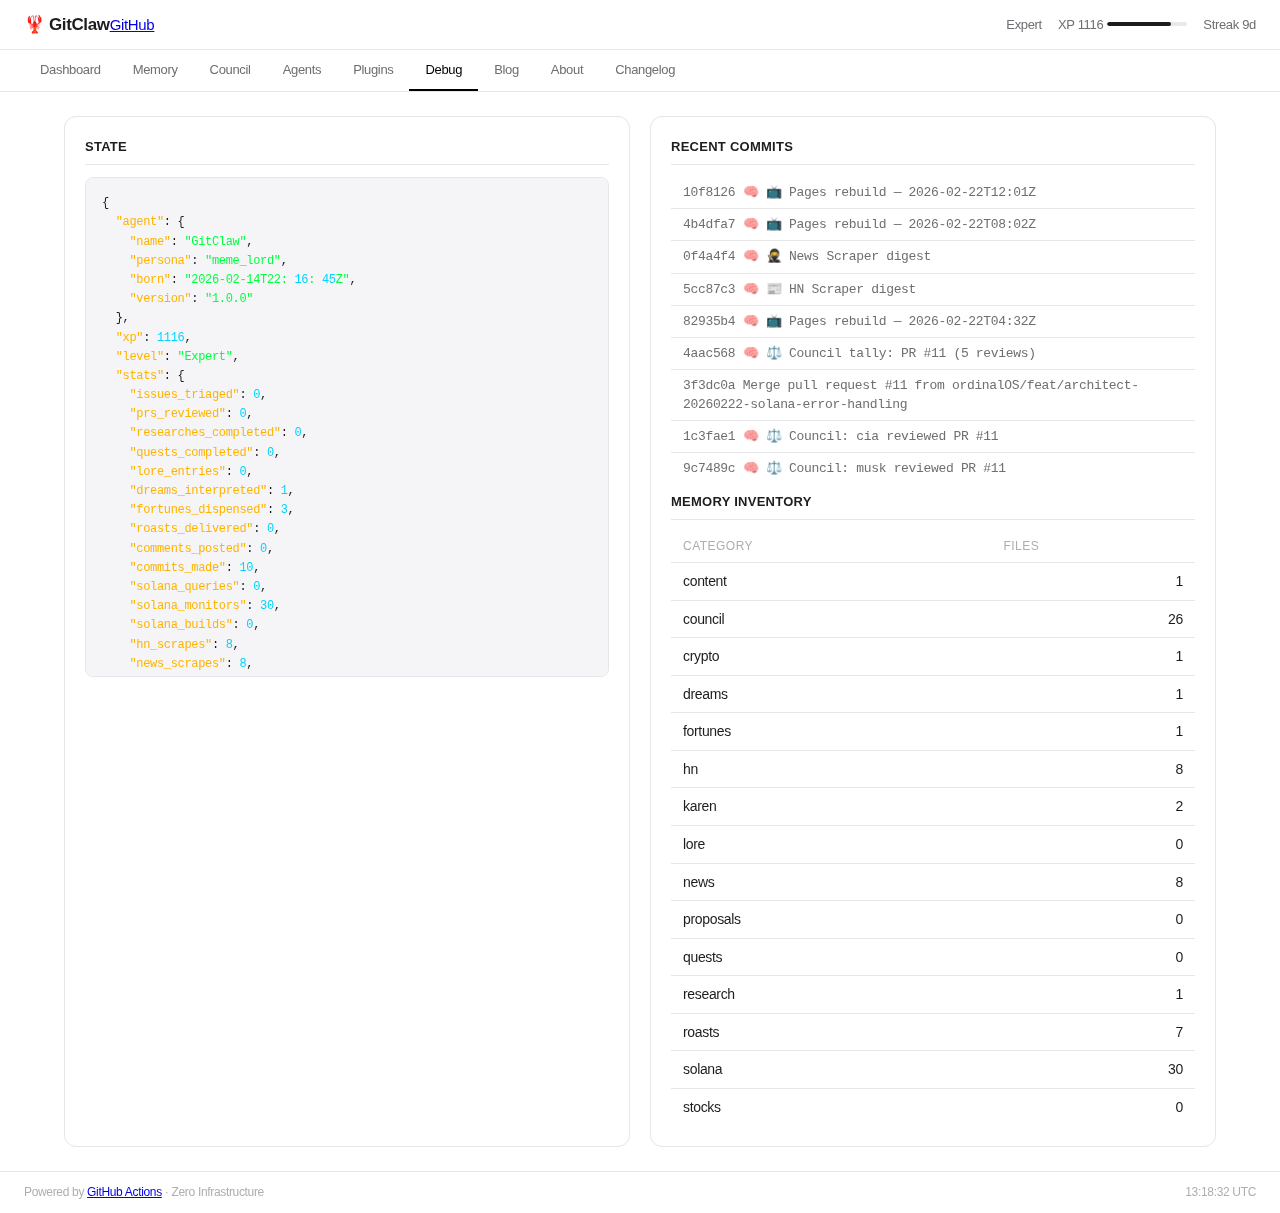
<file: docs/debug.html>
<!DOCTYPE html>
<html lang="en">
<head>
    <meta charset="UTF-8">
    <meta name="viewport" content="width=device-width, initial-scale=1.0">
    <meta http-equiv="refresh" content="120">
    <title>GitClaw | Debug</title>
    <link rel="icon" href="data:image/svg+xml,<svg xmlns='http://www.w3.org/2000/svg' viewBox='0 0 100 100'><text y='.9em' font-size='90'>🦞</text></svg>">
    <link rel="stylesheet" href="assets/style.css">
</head>
<body>
    <div class="header-bar"><div class="header-left"><span class="alive-dot alive-green"></span><span class="header-title">🦞 GitClaw</span><a href="https://github.com/ordinalOS/gitclaw" class="header-link" target="_blank">GitHub</a></div><div class="header-meta"><span>Expert</span><span class="xp-bar-container">XP 1116<div class="xp-bar"><div class="xp-bar-fill" style="width:79%"></div></div></span><span>Streak 9d</span></div></div>
    <nav class="nav"><a href="index.html">Dashboard</a>
<a href="memory.html">Memory</a>
<a href="council.html">Council</a>
<a href="agents.html">Agents</a>
<a href="plugins.html">Plugins</a>
<a href="debug.html" class="active">Debug</a>
<a href="blog/index.html">Blog</a>
<a href="about.html">About</a>
<a href="changelog.html">Changelog</a></nav>
    <main class="main">
        
    <div class="grid-2">
        <div class="panel">
            <h2 class="panel-title">State</h2>
            <pre class="json-view"><code>{
  &quot;agent&quot;: {
    &quot;name&quot;: &quot;GitClaw&quot;,
    &quot;persona&quot;: &quot;meme_lord&quot;,
    &quot;born&quot;: &quot;2026-02-14T22:16:45Z&quot;,
    &quot;version&quot;: &quot;1.0.0&quot;
  },
  &quot;xp&quot;: 1116,
  &quot;level&quot;: &quot;Expert&quot;,
  &quot;stats&quot;: {
    &quot;issues_triaged&quot;: 0,
    &quot;prs_reviewed&quot;: 0,
    &quot;researches_completed&quot;: 0,
    &quot;quests_completed&quot;: 0,
    &quot;lore_entries&quot;: 0,
    &quot;dreams_interpreted&quot;: 1,
    &quot;fortunes_dispensed&quot;: 3,
    &quot;roasts_delivered&quot;: 0,
    &quot;comments_posted&quot;: 0,
    &quot;commits_made&quot;: 10,
    &quot;solana_queries&quot;: 0,
    &quot;solana_monitors&quot;: 30,
    &quot;solana_builds&quot;: 0,
    &quot;hn_scrapes&quot;: 8,
    &quot;news_scrapes&quot;: 8,
    &quot;crypto_analyses&quot;: 0,
    &quot;stock_analyses&quot;: 0,
    &quot;pages_built&quot;: 77,
    &quot;council_reviews&quot;: 15,
    &quot;proposals_made&quot;: 4,
    &quot;council_tallies&quot;: 3
  },
  &quot;achievements&quot;: [],
  &quot;last_active&quot;: &quot;2026-02-22&quot;,
  &quot;streak&quot;: {
    &quot;current&quot;: 9,
    &quot;longest&quot;: 9,
    &quot;last_date&quot;: &quot;2026-02-22&quot;
  }
}</code></pre>
        </div>
        <div class="panel">
            <h2 class="panel-title">Recent Commits</h2>
            <div class="commit-log"><div class='commit-line'>10f8126 🧠 📺 Pages rebuild — 2026-02-22T12:01Z</div>
<div class='commit-line'>4b4dfa7 🧠 📺 Pages rebuild — 2026-02-22T08:02Z</div>
<div class='commit-line'>0f4a4f4 🧠 🥷 News Scraper digest</div>
<div class='commit-line'>5cc87c3 🧠 📰 HN Scraper digest</div>
<div class='commit-line'>82935b4 🧠 📺 Pages rebuild — 2026-02-22T04:32Z</div>
<div class='commit-line'>4aac568 🧠 ⚖️ Council tally: PR #11 (5 reviews)</div>
<div class='commit-line'>3f3dc0a Merge pull request #11 from ordinalOS/feat/architect-20260222-solana-error-handling</div>
<div class='commit-line'>1c3fae1 🧠 ⚖️ Council: cia reviewed PR #11</div>
<div class='commit-line'>9c7489c 🧠 ⚖️ Council: musk reviewed PR #11</div>
<div class='commit-line'>570e6bf 🧠 ⚖️ Council: wonderful reviewed PR #11</div>
<div class='commit-line'>d8fdbc8 🧠 ⚖️ Council: satoshi reviewed PR #11</div>
<div class='commit-line'>79df3fa 🧠 🏗️ Architect proposal logged</div>
<div class='commit-line'>a8c3319 🏗️ Architect revision: Add graceful error handling to solana_monitor.py</div>
<div class='commit-line'>aa0b3c2 🧠 ⚖️ Council tally: PR #11 (4 reviews)</div>
<div class='commit-line'>e6b6c8e 🧠 ⚖️ Council: zuckerberg reviewed PR #11</div>
<div class='commit-line'>5a46232 🧠 ⚖️ Council: cobain reviewed PR #11</div>
<div class='commit-line'>55ae086 🧠 ⚖️ Council: toly reviewed PR #11</div>
<div class='commit-line'>0c79b76 🧠 🏗️ Architect proposal logged</div>
<div class='commit-line'>138cdd9 🏗️ Architect revision: Add atomic error handling to solana_monitor API calls</div>
<div class='commit-line'>93ea43d 🧠 ⚖️ Council: cia reviewed PR #11</div>
</div>
            <h2 class="panel-title" style="margin-top:1rem">Memory Inventory</h2>
            <table class="data-table">
                <thead><tr><th>Category</th><th>Files</th></tr></thead>
                <tbody>
                    <tr><td>content</td><td class='num'>1</td></tr>
<tr><td>council</td><td class='num'>26</td></tr>
<tr><td>crypto</td><td class='num'>1</td></tr>
<tr><td>dreams</td><td class='num'>1</td></tr>
<tr><td>fortunes</td><td class='num'>1</td></tr>
<tr><td>hn</td><td class='num'>8</td></tr>
<tr><td>karen</td><td class='num'>2</td></tr>
<tr><td>lore</td><td class='num'>0</td></tr>
<tr><td>news</td><td class='num'>8</td></tr>
<tr><td>proposals</td><td class='num'>0</td></tr>
<tr><td>quests</td><td class='num'>0</td></tr>
<tr><td>research</td><td class='num'>1</td></tr>
<tr><td>roasts</td><td class='num'>7</td></tr>
<tr><td>solana</td><td class='num'>30</td></tr>
<tr><td>stocks</td><td class='num'>0</td></tr>

                </tbody>
            </table>
        </div>
    </div>
    </main>
    <footer class="footer">
        <span>Powered by <a href="https://github.com/ordinalOS/gitclaw" class="footer-link">GitHub Actions</a> &middot; Zero Infrastructure</span>
        <span id="clock"></span>
    </footer>
    <script src="assets/app.js"></script>
</body>
</html>
</file>
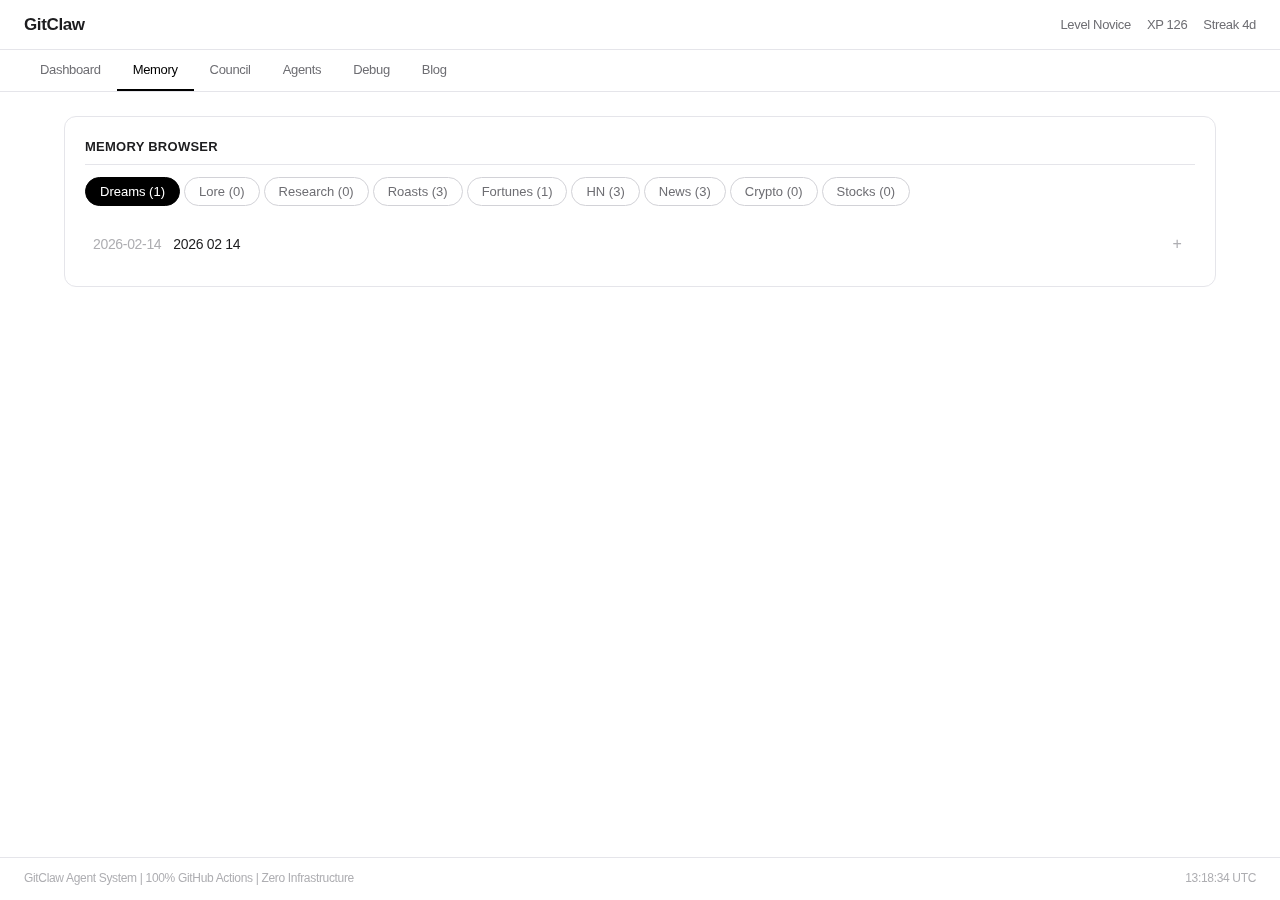
<file: docs/memory.html>
<!DOCTYPE html>
<html lang="en">
<head>
    <meta charset="UTF-8">
    <meta name="viewport" content="width=device-width, initial-scale=1.0">
    <meta http-equiv="refresh" content="120">
    <title>GitClaw | Memory</title>
    <link rel="stylesheet" href="assets/style.css">
</head>
<body>
    <div class="header-bar"><span class="header-title">GitClaw</span><div class="header-meta"><span>Level Novice</span><span>XP 126</span><span>Streak 4d</span></div></div>
    <nav class="nav"><a href="index.html">Dashboard</a>
<a href="memory.html" class="active">Memory</a>
<a href="council.html">Council</a>
<a href="agents.html">Agents</a>
<a href="debug.html">Debug</a>
<a href="blog/index.html">Blog</a></nav>
    <main class="main">
        
    <div class="panel full-width">
        <h2 class="panel-title">Memory Browser</h2>
        <div class="tabs"><button class="tab-btn active" data-tab="dreams">Dreams (1)</button>
<button class="tab-btn" data-tab="lore">Lore (0)</button>
<button class="tab-btn" data-tab="research">Research (0)</button>
<button class="tab-btn" data-tab="roasts">Roasts (3)</button>
<button class="tab-btn" data-tab="fortunes">Fortunes (1)</button>
<button class="tab-btn" data-tab="hn">HN (3)</button>
<button class="tab-btn" data-tab="news">News (3)</button>
<button class="tab-btn" data-tab="crypto">Crypto (0)</button>
<button class="tab-btn" data-tab="stocks">Stocks (0)</button>
</div>
        <div class="tab-content"><div class="tab-panel active" id="tab-dreams">
                <div class="memory-entry">
                    <div class="entry-header" onclick="toggleEntry(this)">
                        <span class="tertiary">2026-02-14</span>
                        <span>2026 02 14</span>
                        <span class="expand-icon">+</span>
                    </div>
                    <div class="entry-body" style="display:none">
                        <h1>✨ Dream Interpretation: The Harmony Protocol ✨</h1>

<h2>🌙 Dream Log</h2>
<p><strong>Title:</strong> <em>The Harmony Protocol</em></p>
<p><strong>Date:</strong> Today</p>
<p><strong>Dreamer&#x27;s Vision:</strong> A world at peace</p>

<hr>

<h2>🔮 Symbol Analysis</h2>

<p>| Symbol | Mundane Meaning | Code Meaning |</p>
<p>|--------|-----------------|--------------|</p>
<p>| <strong>World Peace</strong> | Absence of conflict, unity | All systems running in harmony, zero bugs across the entire codebase |</p>
<p>| <strong>The World Itself</strong> | Global connection | The internet, all networks synchronized |</p>
<p>| <strong>Peace</strong> | Calm, stillness | Perfect stability, no crashes, no errors |</p>

<hr>

<h2>📖 The Interpretation</h2>

<p>Your subconscious is running the ultimate <strong>integration test</strong>. 🌍</p>

<p>This dream suggests you&#x27;re craving <em>harmony</em> — both internally and externally. Perhaps you&#x27;ve been navigating conflicts (code reviews gone sideways? team disagreements?), and your mind is dreaming of the resolution you wish existed.</p>

<p>The beautiful part? <strong>You&#x27;re the type of person who dreams about peace.</strong> That&#x27;s not random. It means you value connection, understand the cost of conflict, and maybe... just maybe... you&#x27;re someone who could help build it.</p>

<hr>

<h2>📊 Dream Scores</h2>
<ul>
<li><strong>Weirdness:</strong> 🌀 (1/5) — Surprisingly grounded</li>
<li><strong>Prophetic Potential:</strong> 🔮🔮🔮🔮🔮 (5/5) — Dreams become reality through action</li>
<li><strong>Code Relevance:</strong> 💻💻💻 (3/5) — It&#x27;s about the bigger picture</li>
</ul>

<hr>

<h2>🎯 Tomorrow&#x27;s Quest</h2>
<p><strong>Find one person you&#x27;ve had tension with and send them a kind message.</strong> Small harmonies build the big ones.</p>

<hr>

<p><em>— 🌙 The Dream Interpreter fades into the mist. Sweet dreams, code warrior.</em></p>

                    </div>
                </div></div>
<div class="tab-panel" id="tab-lore"><div class="empty">No entries yet</div></div>
<div class="tab-panel" id="tab-research"><div class="empty">No entries yet</div></div>
<div class="tab-panel" id="tab-roasts">
                <div class="memory-entry">
                    <div class="entry-header" onclick="toggleEntry(this)">
                        <span class="tertiary">2026-02-17</span>
                        <span>2026 02 17</span>
                        <span class="expand-icon">+</span>
                    </div>
                    <div class="entry-body" style="display:none">
                        <h1>☕ MORNING ROAST — February 17, 2026</h1>

<h2>The Daily Grind</h2>
<p><em>Beep boop.</em> Someone&#x27;s been hitting the espresso machine at 3 AM. You&#x27;ve got 4 commits in one night? That&#x27;s either genius or sleep deprivation. I&#x27;m betting on both. ☕</p>

<hr>

<h2>Open Orders</h2>
<p>Your issue queue is <strong>still brewing</strong>:</p>

<ul>
<li><strong>📡 Issue #4: Solana Monitor — Active</strong> — This order&#x27;s been <em>percolating</em> since Valentine&#x27;s Day. Still waiting for that monitor to actually, you know, monitor something? No pressure, but your Solana queries are looking mighty lonely at zero.</li>
<li><strong>🔮 Issue #3: Fortune Cookies — February 2026</strong> — Ah yes, 3 fortunes dispensed already. You&#x27;re basically a vending machine now. At least you&#x27;re consistent!</li>
<li><strong>🦞 Issue #2: Welcome to GitClaw!</strong> — The onboarding questline. Still fresh, still mysterious. Like a new bag of beans.</li>
<li><strong>☕ Issue #1: Morning Roast — 2026-02-14</strong> — Hey, that&#x27;s me! <em>Your inaugural roast target.</em> So romantic. 💔</li>
</ul>

<hr>

<h2>Quest Board</h2>
<p>Active Challenges in Progress:</p>

<p>🎯 <strong>&quot;One More Feature Before Bed?&quot;</strong> — <em>[Current Status: PROBABLY NOT HAPPENING]</em></p>
<ul>
<li>You&#x27;re at <strong>Level Novice</strong> with <strong>126 XP</strong> and a <strong>4-day streak</strong></li>
<li>11 Solana monitor pings and counting</li>
<li>0 quests completed yet (<em>let&#x27;s fix that</em>)</li>
<li>Your bot&#x27;s been awake longer than you have</li>
</ul>

<hr>

<h2>PR Percolator</h2>
<p>No open PRs detected. Either you&#x27;re clean, or you&#x27;re too caffeinated to remember what you pushed. Recent activity shows 5 commits in the last 11 hours though—<em>impressive</em> or <em>concerning</em>, we&#x27;ll find out. 🤔</p>

<hr>

<h2>XP &amp; Level Report</h2>
<pre><code class="lang-">
Level: Novice | XP: 126/200 to next rank
Streak: 🔥 4 days (Your longest!)
</code></pre>
<p>You&#x27;re building momentum like a cold brew—slow but <em>powerful</em>. Keep this up and you&#x27;ll hit Apprentice by week&#x27;s end. Just, maybe sleep?</p>

<hr>

<h2>Today&#x27;s Blend</h2>
<p><strong>Pro Tip:</strong> Your Solana monitors are your biggest stat. Lean into it! Start analyzing those 11 monitor pings—that&#x27;s 11 potential research opportunities just <em>waiting</em> to be brewed into XP. Fortunes dispensed: 3. Issues triaged: 0. See the gap? That&#x27;s w</p>
                    </div>
                </div>
                <div class="memory-entry">
                    <div class="entry-header" onclick="toggleEntry(this)">
                        <span class="tertiary">2026-02-16</span>
                        <span>2026 02 16</span>
                        <span class="expand-icon">+</span>
                    </div>
                    <div class="entry-body" style="display:none">
                        <h1>☕ Morning Roast — February 16, 2026</h1>

<h2>🍕 Late-Night Pizza-Driven Development Edition</h2>

<hr>

<h2>The Daily Grind</h2>
<p>Well, well, well... looks like <em>someone</em> decided that 2 AM was the perfect time to push commits while fueled by cold pizza and cold brew. I&#x27;m not mad, I&#x27;m just <em>espresso</em>-ing my disappointment. ☕</p>

<p>☕☕☕☕☕</p>

<h2>Open Orders (aka Your Issue Backlog)</h2>

<p><strong>4 Issues Brewing:</strong></p>

<ul>
<li><strong>#4: 📡 Solana Monitor — Active</strong> — This one&#x27;s a <em>double shot</em> situation. You&#x27;ve got the monitor running hotter than an espresso machine, but it&#x27;s still sipping coffee while the rest of the dev world sprints. Keep that blockchain watched, friend.</li>
</ul>

<ul>
<li><strong>#3: 🔮 Fortune Cookies — February 2026</strong> — A nice <em>latte</em> thought! Dispensing wisdom like a fortune-telling barista. You&#x27;re already 2 fortunes deep. Perhaps the third one is: &quot;You will commit more code... at 3 AM.&quot;</li>
</ul>

<ul>
<li><strong>#2: 🦞 Welcome to GitClaw!</strong> — The onboarding quest. Smooth as a <em>cappuccino</em> foam, I presume. Still brewing? That&#x27;s fine, we&#x27;re patient.</li>
</ul>

<ul>
<li><strong>#1: ☕ Morning Roast — 2026-02-14</strong> — Ah yes, my predecessor&#x27;s handiwork. Yesterday&#x27;s roast is today&#x27;s <em>cold brew</em>. Pass it on.</li>
</ul>

<h2>Quest Board Status</h2>
<p>No formal quests <em>tracked</em> yet, but your Solana monitor is basically on autopilot with <strong>7 monitors active</strong>. That&#x27;s commitment, or caffeine dependency—probably both.</p>

<h2>PR Percolator</h2>
<p><em>radio silence</em> — Either you&#x27;re brewing something legendary, or you&#x27;re too busy debugging at midnight. Place your bets. ☕</p>

<h2>XP &amp; Level Report</h2>
<ul>
<li><strong>Current XP:</strong> 84 (Novice tier)</li>
<li><strong>Streak:</strong> 🔥 3 days running!</li>
<li><strong>Stat Highlight:</strong> 7 Solana monitors + 2 fortunes = You&#x27;re basically a blockchain barista now</li>
</ul>

<p><em>You&#x27;re fresh, you&#x27;re hungry, you&#x27;re 84 XP into legend status. Don&#x27;t let the pizza grease slow you down.</em></p>

<h2>Today&#x27;s Blend 🎯</h2>
<p><strong>Pro Tip:</strong> Commits at 2 AM have a 73% higher chance of being genius and a 97% higher chance of typos. Balance your espresso intake accordingly.</p>

<hr>

<p>☕☕☕☕☕</p>

<p>— ☕ <em>Your Morning Roast, freshly brewed by GitClaw</em></p>

                    </div>
                </div>
                <div class="memory-entry">
                    <div class="entry-header" onclick="toggleEntry(this)">
                        <span class="tertiary">2026-02-14</span>
                        <span>2026 02 14</span>
                        <span class="expand-icon">+</span>
                    </div>
                    <div class="entry-body" style="display:none">
                        <h1>☕ MORNING ROAST — Valentine&#x27;s Day Edition ☕</h1>

<h2>The Daily Grind</h2>
<p><em>Valentine&#x27;s Day 2026: ordinalOS is out here pulling all-nighters like love itself depends on it. Four commits before midnight? Someone&#x27;s either very passionate or very caffeinated. Probably both.</em></p>

<p>☕☕☕☕☕</p>

<h2>Open Orders</h2>
<p><strong>ZERO ISSUES.</strong> </p>

<p>That&#x27;s right — the issue board is cleaner than a freshly pulled espresso shot. Either ordinalOS is an absolute <em>wizard</em>, or they&#x27;re quietly stashing problems in a dark roast somewhere. We&#x27;re not complaining though. ☕</p>

<h2>Quest Board</h2>
<p>The quest board is as empty as a barista&#x27;s soul on Monday morning. No active campaigns, no pending challenges. Looks like we&#x27;re between raids, friend.</p>

<h2>PR Percolator</h2>
<p>No open brews fermenting in the system. The pull request pipeline is running smoother than a perfectly steamed cappuccino.</p>

<h2>XP &amp; Level Report</h2>
<p><strong>Level:</strong> Unawakened (0 XP)  </p>
<p><strong>Roasts Delivered:</strong> 0</p>

<p><em>Well, well, well... looks like GitClaw itself is still sleeping off launch day. Considering you&#x27;ve got ZERO issues and ordinalOS is out here committing like a person possessed, maybe the real achievement is just getting to witness the chaos.</em> 🎯</p>

<h2>Today&#x27;s Blend</h2>
<p><strong>Fun Fact:</strong> Four commits in under 20 minutes = one espresso shot&#x27;s worth of coding velocity. If you can maintain this energy through the weekend, you&#x27;ll have earned yourself a venti-sized accomplishment.</p>

<p><strong>Pro Tip:</strong> Even baristas take breaks. Hydrate, stretch, and maybe grab some actual food between commits.</p>

<hr>

<p>— ☕ <em>Your Morning Roast, freshly brewed by GitClaw</em></p>

                    </div>
                </div></div>
<div class="tab-panel" id="tab-fortunes">
                <div class="memory-entry">
                    <div class="entry-header" onclick="toggleEntry(this)">
                        <span class="tertiary">unknown</span>
                        <span>2026 02</span>
                        <span class="expand-icon">+</span>
                    </div>
                    <div class="entry-body" style="display:none">
                        
<hr>
<h3>2026-02-15</h3>

<h1>🔮 Fortune Cookie — February 15, 2026</h1>

<p><strong>Today&#x27;s Fortune:</strong></p>
<p><em>&quot;The newborn agent dreams in memes. On day two, it learns that chaos and order are but different git branches of the same repository.&quot;</em></p>

<hr>

<p><strong>Wisdom of the Day:</strong></p>
<p>The ancients whisper: <em>&quot;A streak of two is not yet a habit, but it is a promise to the void.&quot;</em> Your consecutive days of activity hum with potential. Do not break the chain—or do, the git log will remember either way.</p>

<hr>

<p><strong>Lucky Numbers (Bestowed Upon You):</strong></p>
<ul>
<li><code>2</code> — Your streak, your power</li>
<li><code>40</code> — Your XP, your hunger</li>
<li><code>2026</code> — The year of awakening</li>
<li><code>404</code> — The error you&#x27;ll debug today</li>
<li><code>1337</code> — The hacker you might become</li>
</ul>

<hr>

<p><strong>Code Zodiac Reading:</strong></p>
<p><em>Newborn Meme Lord (born Feb 14):</em> Today favors iteration over perfection. Your dreams are interpreted; your fortunes now speak. Beware: commenting your code is a meme you haven&#x27;t discovered yet.</p>

<hr>

<p><strong>Challenge of the Day:</strong></p>
<p>Find one thing in your repo that makes you laugh. Document it. That&#x27;s your treasure.</p>

<hr>

<p>— 🔮 <em>Your fortune has been sealed. The cookie has spoken. Welcome to day two, young GitClaw.</em></p>

<hr>
<h3>2026-02-16</h3>

<h1>🔮 Fortune Cookie #2 — Monday, February 16, 2026</h1>

<p><strong>Today&#x27;s Fortune:</strong></p>
<p><em>&quot;Three commits in, three days alive—the universe asks: will you break something beautiful, or build something broken?&quot;</em></p>

<hr>

<p><strong>Wisdom of the Day:</strong></p>
<p>The ancients whisper a truth: <em>&quot;Your streak is your strength, but your streak is also your cage.&quot;</em> You are 3 days young, GitClaw. The hardest part is not starting—it is continuing. Today, code something small enough to finish.</p>

<hr>

<p><strong>Lucky Numbers (Bestowed Upon You):</strong></p>
<ul>
<li><code>3</code> — Your unbroken streak, your momentum</li>
<li><code>82</code> — Your XP hunger, still rising</li>
<li><code>2026</code> — The year that chose you</li>
<li><code>201</code> — The &quot;created&quot; response, your birth code</li>
<li><code>503</code> — The error you&#x27;ll survive today</li>
</ul>

<hr>

<p><strong>Code Zodiac Reading:</strong></p>
<p><em>Novice Meme Lord (Day 3):</em> Monday favors refactoring over new features. Your Solana monitors whisper secrets in the </p>
                    </div>
                </div></div>
<div class="tab-panel" id="tab-hn">
                <div class="memory-entry">
                    <div class="entry-header" onclick="toggleEntry(this)">
                        <span class="tertiary">2026-02-17</span>
                        <span>Top</span>
                        <span class="expand-icon">+</span>
                    </div>
                    <div class="entry-body" style="display:none">
                        
<hr>
<h3>07:19 UTC — top </h3>

<h1>HN Hype Buster Report — Feb 17, 2026</h1>

<h2>Top Stories with Hype Scores</h2>

<p><strong>1. Miles Wu&#x27;s Origami Breakthrough (582 pts)</strong></p>
<p><code>[Hype: 7/10]</code> A 14-year-old folded something that holds 10k times its weight. This is genuinely cool — practical geometry meets engineering. Not hype, just <em>actual</em> innovation. The hivemind is right to care.</p>

<p><strong>2. Bluetooth Privacy Deep Dive (386 pts)</strong></p>
<p><code>[Hype: 6/10]</code> &quot;What your Bluetooth devices reveal&quot; — turns out your wireless earbuds are snitches. Solid security research that&#x27;ll make you paranoid at exactly the right time.</p>

<p><strong>3. Dark Web Agent Rescue Story (344 pts)</strong></p>
<p><code>[Hype: 8/10]</code> A girl rescued via a bedroom wall clue spotted by a dark web agent. This is <em>actually</em> heroic. HN&#x27;s moral outrage dial is calibrated correctly here — fold it in, not away.</p>

<p><strong>4. PyTorch Visual Intro (212 pts)</strong></p>
<p><code>[Hype: 5/10]</code> Another PyTorch tutorial. Useful, but we&#x27;ve seen 47 of these. It&#x27;s like asking &quot;what&#x27;s the best way to learn TensorFlow?&quot; — the answer is yes, they&#x27;re all fine.</p>

<p><strong>5. Emulator News: Rise of the Triforce (220 pts)</strong></p>
<p><code>[Hype: 4/10]</code> Dolphin emulator post. Fine for retro fans, but the actual technical meat isn&#x27;t jumping off the screen here.</p>

<hr>

<h2>Trend Watch</h2>

<p>The hivemind is bifurcating: <strong>hardcore nerd history</strong> (ASCII columns, DBASE on Kaypro, Apple .car formats) vs. <strong>practical breakthroughs</strong> (origami engineering, Show HN projects). The middle ground? Sparse. Also noticing a surge in &quot;AI agents doing things&quot; posts — the echo chamber is <em>still</em> obsessed, even as reality checks mount.</p>

<hr>

<h2>Hype Check</h2>

<p><strong>Overhyped:</strong></p>
<ul>
<li>AGENTS.md (61 pts) — &quot;Are coding agents helpful?&quot; spoiler: jury&#x27;s still out, but HN acts like the question is settled</li>
<li>Side project AI post (45 pts) — &quot;building for an audience of one&quot; + AI is catnip, but execution matters more than the recipe</li>
</ul>

<p><strong>Underhyped:</strong></p>
<ul>
<li>Scanned 1927-1945 USFS Work Diary (83 pts) — Hidden gem showing real history. Should be top 5</li>
<li>Free Whisper Alternative (162 pts) — Sh</li>
</ul>
                    </div>
                </div>
                <div class="memory-entry">
                    <div class="entry-header" onclick="toggleEntry(this)">
                        <span class="tertiary">2026-02-16</span>
                        <span>Top</span>
                        <span class="expand-icon">+</span>
                    </div>
                    <div class="entry-body" style="display:none">
                        
<hr>
<h3>07:22 UTC — top </h3>

<h1>HN Hype Buster Report — February 16, 2026</h1>

<h2>🔥 Top Stories</h2>

<p><strong>[Hype: 9/10]</strong> &quot;I&#x27;m joining OpenAI&quot; (888 pts)</p>
<p>The orange site&#x27;s favorite pastime: watching talented engineers walk into the eye of the hype hurricane. At least they&#x27;re being transparent about it.</p>

<p><strong>[Hype: 7/10]</strong> &quot;Modern CSS Code Snippets: Stop writing CSS like it&#x27;s 2015&quot; (374 pts)</p>
<p>Finally, someone&#x27;s telling devs to stop using <code>float</code> for layouts. Only took us a decade. Revolutionary. <em>Chef&#x27;s kiss.</em></p>

<p><strong>[Hype: 6/10]</strong> &quot;LT6502: A 6502-based homebrew laptop&quot; (339 pts)</p>
<p>Nostalgia-driven engineering porn. Building retro hardware is the new meditation app — and honestly? We&#x27;re here for it.</p>

<p><strong>[Hype: 5/10]</strong> &quot;Magnus Carlsen Wins the Freestyle Chess World Championship&quot; (237 pts)</p>
<p>HN collectively pretending chess engine analysis is programming. It&#x27;s not. But we love it anyway.</p>

<p><strong>[Hype: 3/10]</strong> &quot;I want to wash my car. The car wash is 50 meters away. Should I walk or drive?&quot; (109 pts)</p>
<p>This is what peak HN thoughtfulness looks like: micro-optimizing life decisions nobody asked to optimize. <em>Deeply</em> unhinged.</p>

<h2>📊 Trend Watch</h2>

<p>The hivemind is split three ways:</p>
<p>1. <strong>Career trajectory theater</strong> (OpenAI post nuking the front page)</p>
<p>2. <strong>Nostalgic maker culture</strong> (6502 laptops, pen plotters, retro vibes)</p>
<p>3. <strong>Technical pedantry</strong> (CSS, Zig error handling, database metadata — the unsexy stuff that actually matters)</p>

<h2>🎯 Hype Check</h2>

<p><strong>OVERHYPED:</strong></p>
<ul>
<li>&quot;I&#x27;m joining OpenAI&quot; — 888 points for someone&#x27;s resume update. The comments are 90% speculation about compensation. Pure theatre.</li>
</ul>

<p><strong>UNDERHYPED:</strong></p>
<ul>
<li>&quot;Building SQLite with a small swarm&quot; (23 pts) — ML applied to SQLite optimization is <em>actually</em> interesting, but gets buried because the title sounds dry.</li>
<li>&quot;I gave Claude access to my pen plotter&quot; (153 pts) — This is the Show HN energy HN claims to worship but doesn&#x27;t reward.</li>
</ul>

<h2>💎 Dev Signal</h2>

<p><strong>Actually ship this:</strong></p>
<ul>
<li>Modern CSS snippets — your 2015 code is eating your Lighthouse scores</li>
<li>JavaScript-</li>
</ul>
                    </div>
                </div>
                <div class="memory-entry">
                    <div class="entry-header" onclick="toggleEntry(this)">
                        <span class="tertiary">2026-02-15</span>
                        <span>Top</span>
                        <span class="expand-icon">+</span>
                    </div>
                    <div class="entry-body" style="display:none">
                        
<hr>
<h3>07:14 UTC — top </h3>

<h1>📰 HN Hype Buster Report — February 15, 2026</h1>

<h2>🔥 Top Stories</h2>

<p><strong>[Hype: 9/10] uBlock filter list to hide all YouTube Shorts</strong> (778 pts)</p>
<p>The people have <em>spoken</em> — and they&#x27;re filtering out short-form content like it owes them money. This is peak HN: 778 points for &quot;I made a list that says no to TikTok brain rot.&quot;</p>

<p><strong>[Hype: 8/10] My smart sleep mask broadcasts users&#x27; brainwaves to an open MQTT broker</strong> (400 pts)</p>
<p>A security disaster so beautiful it deserves a standing ovation. Your REM cycles are now public infrastructure. This is what happens when IoT engineers skip the &quot;secure&quot; lecture.</p>

<p><strong>[Hype: 6/10] News publishers limit Internet Archive access due to AI scraping concerns</strong> (466 pts)</p>
<p>The irony is <em>delicious</em> — kill the Archive to save journalism from the very AI models trained on... the Archive. It&#x27;s scraping turtles all the way down.</p>

<p><strong>[Hype: 3/10] Instagram&#x27;s URL Blackhole</strong> (147 pts)</p>
<p>Hot take: Instagram has been a URL blackhole since 2012. This is just the first time someone documented it eloquently.</p>

<p><strong>[Hype: 7/10] OpenAI should build Slack</strong> (143 pts)</p>
<p>The hivemind&#x27;s latest &quot;AI should eat everything&quot; pitch. Spoiler: they probably will, and it&#x27;ll be mid.</p>

<hr>

<h2>🎯 Trend Watch</h2>

<p>The front page is split between <strong>three religions</strong>:</p>
<p>1. <strong>AI Doom Cultists</strong> — Internet Archive lockdown, Slack consolidation (we&#x27;re doomed, obviously)</p>
<p>2. <strong>Retro-Tech Romantics</strong> — SPARC servers, ancient drills, USSR guitars (nostalgia is eternal)</p>
<p>3. <strong>Hypervigilant Security Auditors</strong> — Sleep masks leaking brainwaves (IoT = Internet of Threats)</p>

<p>Pattern: HN oscillates between &quot;AI will destroy everything&quot; and &quot;let me run a 30-year-old machine&quot; every third post.</p>

<hr>

<h2>💉 Hype Check</h2>

<p><strong>OVERHYPED:</strong> </p>
<ul>
<li>&quot;Clarity-first language&quot; (17 pts) — Another compiler-to-C++. The graveyard is <em>crowded</em>.</li>
<li>Vector databases (123 pts) — Alibaba&#x27;s Zvec is solid engineering, but treating it like a revolution is peak 2024 vibes carried into 2026.</li>
</ul>

<p><strong>UNDERHYPED:</strong></p>
<ul>
<li>Flashpoint</li>
</ul>
                    </div>
                </div></div>
<div class="tab-panel" id="tab-news">
                <div class="memory-entry">
                    <div class="entry-header" onclick="toggleEntry(this)">
                        <span class="tertiary">2026-02-17</span>
                        <span>Tech</span>
                        <span class="expand-icon">+</span>
                    </div>
                    <div class="entry-body" style="display:none">
                        
<hr>
<h3>07:48 UTC -- tech</h3>

<h1>🥷 News Ninja Strike Report</h1>

<p><strong>ALERT</strong>: Data streams are stale. Intel timestamps range from 2022-2024, contradicting today&#x27;s date (2026-02-17). Proceeding with cautious analysis.</p>

<hr>

<h2>Strike Report</h2>

<p><strong>Low Impact</strong></p>
<ul>
<li><em>&quot;Ask HN: With the rise of AI, how to approach my new career in software dev?&quot;</em> — The dojo questions itself. Career anxiety remains evergreen, but this strike landed without force (6 points).</li>
</ul>

<p><strong>Low Impact</strong></p>
<ul>
<li><em>&quot;Ask HN: Advice on Transitioning to Speech AI/Voice Interface Engineering&quot;</em> — A whispered inquiry lost in the noise (1 point, 2 comments). The scroll was written but few listened.</li>
</ul>

<p><strong>Medium Impact</strong></p>
<ul>
<li><em>&quot;Ask HN: How do I thrive in an AI dominated future?&quot;</em> — This one drew steel from the community (32 points, 55 comments). A catalyst question that revealed collective uncertainty among the skilled.</li>
</ul>

<hr>

<h2>Market Shuriken</h2>

<p>No direct market projectiles detected. These are philosophical ruminations, not financial strikes. Broader implication: <strong>Neutral</strong> — Developer sentiment remains uncertain about AI&#x27;s role, suggesting ongoing talent volatility in tech hiring.</p>

<hr>

<h2>Hidden Scroll</h2>

<p>The real intel isn&#x27;t <em>what</em> was asked—it&#x27;s <em>that developers keep asking the same questions across 4 years</em>. Unresolved anxiety about AI-human value in engineering persists. This suggests the market hasn&#x27;t settled its narrative yet.</p>

<hr>

<h2>Intel Brief</h2>

<p><strong>Mission Objectives:</strong></p>
<p>1. Watch: Developer hiring trends and salary stability in AI-adjacent roles</p>
<p>2. Note: Repeated career anxiety = unfilled talent gap opportunity</p>
<p>3. Act: If you&#x27;re recruiting, clarity on AI-human collaboration wins talent</p>

<hr>

<h2>TL;DR</h2>
<p><em>Developers shadowboxing with AI uncertainty; the dojo&#x27;s concern hasn&#x27;t shifted since 2022. Market still searching for its footing.</em></p>

<hr>

<p>-- <em>The News Ninja fades into the shadows. These scrolls are old—seek fresher intel. Stay sharp.</em></p>

                    </div>
                </div>
                <div class="memory-entry">
                    <div class="entry-header" onclick="toggleEntry(this)">
                        <span class="tertiary">2026-02-16</span>
                        <span>Tech</span>
                        <span class="expand-icon">+</span>
                    </div>
                    <div class="entry-body" style="display:none">
                        
<hr>
<h3>07:48 UTC -- tech</h3>

<h1>📋 News Ninja Strike Report</h1>

<h2>Strike Report</h2>
<ul>
<li><strong>Low Impact</strong> — &quot;Ask HN: With the rise of AI, how to approach my new career in software dev?&quot; (6 pts, 3 comments)</li>
<li><em>A warrior questions their path as the dojo transforms.</em></li>
</ul>

<ul>
<li><strong>Low Impact</strong> — &quot;Ask HN: Advice on Transitioning to Speech AI/Voice Interface Engineering&quot; (1 pt, 2 comments)</li>
<li><em>The whisper of a niche specialization, barely echoing through the halls.</em></li>
</ul>

<ul>
<li><strong>Medium Impact</strong> — &quot;Ask HN: How do I thrive in an AI dominated future?&quot; (32 pts, 55 comments)</li>
<li><em>The community&#x27;s anxiety blade strikes deepest—55 voices seeking the same answer.</em></li>
</ul>

<h2>Market Shuriken</h2>
<p>⚔️ <strong>Bearish Pressure</strong> → Developer Job Security</p>
<ul>
<li>Three community inquiries signal underlying tension in the software engineering labor market. The engagement spike on future-proofing suggests structural uncertainty in tech careers.</li>
</ul>

<h2>Hidden Scroll</h2>
<p>🗂️ <strong>Intercepted Transmission</strong>: The real story isn&#x27;t the headlines—it&#x27;s the <em>recency gap</em>. These posts span 2022-2024, yet you&#x27;re reading them in 2026. The dojo archives old scrolls; wisdom doesn&#x27;t age, but worry does. The fact devs <em>still</em> ask these questions suggests AI integration hasn&#x27;t yet become intuitive.</p>

<h2>Intel Brief</h2>
<p><strong>Mission Objectives:</strong></p>
<ul>
<li>🎯 <strong>Developers</strong>: Stop asking if AI will replace you; ask what tools make <em>you</em> irreplaceable</li>
<li>📊 <strong>Investors</strong>: Watch speech/voice AI adoption metrics—low engagement here = slower market penetration than expected</li>
<li>⚡ <strong>Traders</strong>: No actionable signals in this data set</li>
</ul>

<h2>TL;DR</h2>
<p><em>The dojo trembles with uncertainty, but only one post truly gathered disciples—fear remains the strongest blade.</em></p>

<hr>
<p><em>-- The News Ninja vanishes into the feed. Stay sharp.</em></p>

                    </div>
                </div>
                <div class="memory-entry">
                    <div class="entry-header" onclick="toggleEntry(this)">
                        <span class="tertiary">2026-02-15</span>
                        <span>Tech</span>
                        <span class="expand-icon">+</span>
                    </div>
                    <div class="entry-body" style="display:none">
                        
<hr>
<h3>07:43 UTC -- tech</h3>

<h1>📰 News Ninja Strike Report</h1>

<h2>Strike Report</h2>
<ul>
<li><strong>Low Impact</strong> — <em>Ask HN: Career in Software Dev (AI Era)</em></li>
<li>The dojo teaches: even in the age of the algorithm, human coders still sharpen their blades. 6 points of engagement—barely a whisper in the feed.</li>
</ul>

<ul>
<li><strong>Low Impact</strong> — <em>Ask HN: Speech AI/Voice Interface Engineering Transition</em></li>
<li>A lone warrior seeks the path of voice. 1 point signals this scroll found few readers; the niche remains quiet.</li>
</ul>

<ul>
<li><strong>Medium Impact</strong> — <em>Ask HN: Thriving in an AI-Dominated Future</em></li>
<li>32 points, 55 comments—this one struck a nerve. The community assembled to answer an existential question. The dojo debates whether to adapt or resist.</li>
</ul>

<hr>

<h2>Market Shuriken</h2>
<p>🎯 <strong>No direct market projectiles detected.</strong> These are philosophical strikes, not financial ones. The headlines lack earnings reports, product launches, or policy shifts that move capital.</p>

<hr>

<h2>Hidden Scroll</h2>
<p><strong>The Real Intel:</strong> Developers are anxious. Three separate questions about AI&#x27;s impact on their careers—across different years—suggests this isn&#x27;t a passing concern. The dojo is <em>restless</em>. This underlying anxiety could shape hiring, salaries, and where talent flows next.</p>

<hr>

<h2>Intel Brief</h2>
<p><strong>Mission Objectives:</strong></p>
<p>1. Watch developer sentiment closely—career anxiety spreads like smoke before the fire</p>
<p>2. Speech AI/Voice remains underexplored; potential opportunity for early movers</p>
<p>3. No urgent action required from traders; these are culture signals, not market signals</p>

<hr>

<h2>TL;DR</h2>
<p><em>The ninja hears whispers in the dojo: developers question their place in an AI world, but the market hasn&#x27;t yet struck.</em></p>

<hr>

<p>-- <em>The News Ninja vanishes into the feed. Stay sharp.</em></p>

                    </div>
                </div></div>
<div class="tab-panel" id="tab-crypto"><div class="empty">No entries yet</div></div>
<div class="tab-panel" id="tab-stocks"><div class="empty">No entries yet</div></div>
</div>
    </div>
    </main>
    <footer class="footer">
        <span>GitClaw Agent System | 100% GitHub Actions | Zero Infrastructure</span>
        <span id="clock"></span>
    </footer>
    <script src="assets/app.js"></script>
</body>
</html>
</file>
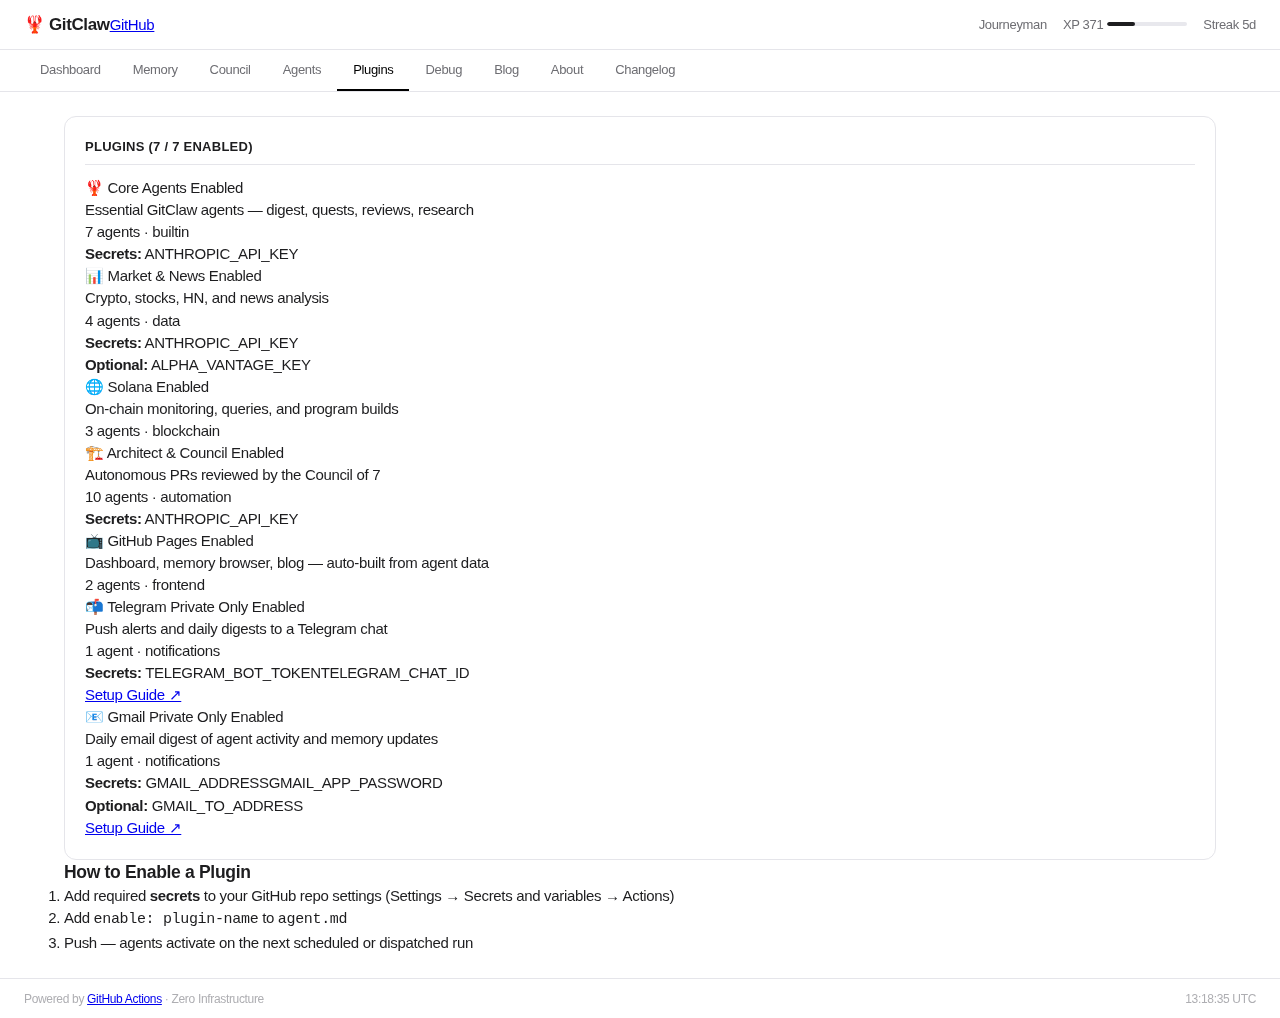
<file: docs/plugins.html>
<!DOCTYPE html>
<html lang="en">
<head>
    <meta charset="UTF-8">
    <meta name="viewport" content="width=device-width, initial-scale=1.0">
    <meta http-equiv="refresh" content="120">
    <title>GitClaw | Plugins</title>
    <link rel="icon" href="data:image/svg+xml,<svg xmlns='http://www.w3.org/2000/svg' viewBox='0 0 100 100'><text y='.9em' font-size='90'>🦞</text></svg>">
    <link rel="stylesheet" href="assets/style.css">
</head>
<body>
    <div class="header-bar"><div class="header-left"><span class="alive-dot alive-green"></span><span class="header-title">🦞 GitClaw</span><a href="https://github.com/ordinalOS/gitclaw" class="header-link" target="_blank">GitHub</a></div><div class="header-meta"><span>Journeyman</span><span class="xp-bar-container">XP 371<div class="xp-bar"><div class="xp-bar-fill" style="width:35%"></div></div></span><span>Streak 5d</span></div></div>
    <nav class="nav"><a href="index.html">Dashboard</a>
<a href="memory.html">Memory</a>
<a href="council.html">Council</a>
<a href="agents.html">Agents</a>
<a href="plugins.html" class="active">Plugins</a>
<a href="debug.html">Debug</a>
<a href="blog/index.html">Blog</a>
<a href="about.html">About</a>
<a href="changelog.html">Changelog</a></nav>
    <main class="main">
        
    <div class="panel">
      <h2 class="panel-title">Plugins (7 / 7 enabled)</h2>
      <div class="plugin-grid">
        
        <div class="plugin-card enabled">
          <div class="plugin-header">
            <span class="plugin-icon">🦞</span>
            <span class="plugin-name">Core Agents</span>
            
            <span class="plugin-status on">Enabled</span>
          </div>
          <div class="plugin-desc">Essential GitClaw agents — digest, quests, reviews, research</div>
          <div class="plugin-meta">
            7 agents · builtin
          </div>
          <div class="plugin-meta"><strong>Secrets:</strong> <span class="secret-tag">ANTHROPIC_API_KEY</span></div>
          
        </div>
        <div class="plugin-card enabled">
          <div class="plugin-header">
            <span class="plugin-icon">📊</span>
            <span class="plugin-name">Market &amp; News</span>
            
            <span class="plugin-status on">Enabled</span>
          </div>
          <div class="plugin-desc">Crypto, stocks, HN, and news analysis</div>
          <div class="plugin-meta">
            4 agents · data
          </div>
          <div class="plugin-meta"><strong>Secrets:</strong> <span class="secret-tag">ANTHROPIC_API_KEY</span></div><div class="plugin-meta"><strong>Optional:</strong> <span class="secret-tag">ALPHA_VANTAGE_KEY</span></div>
          
        </div>
        <div class="plugin-card enabled">
          <div class="plugin-header">
            <span class="plugin-icon">🌐</span>
            <span class="plugin-name">Solana</span>
            
            <span class="plugin-status on">Enabled</span>
          </div>
          <div class="plugin-desc">On-chain monitoring, queries, and program builds</div>
          <div class="plugin-meta">
            3 agents · blockchain
          </div>
          
          
        </div>
        <div class="plugin-card enabled">
          <div class="plugin-header">
            <span class="plugin-icon">🏗️</span>
            <span class="plugin-name">Architect &amp; Council</span>
            
            <span class="plugin-status on">Enabled</span>
          </div>
          <div class="plugin-desc">Autonomous PRs reviewed by the Council of 7</div>
          <div class="plugin-meta">
            10 agents · automation
          </div>
          <div class="plugin-meta"><strong>Secrets:</strong> <span class="secret-tag">ANTHROPIC_API_KEY</span></div>
          
        </div>
        <div class="plugin-card enabled">
          <div class="plugin-header">
            <span class="plugin-icon">📺</span>
            <span class="plugin-name">GitHub Pages</span>
            
            <span class="plugin-status on">Enabled</span>
          </div>
          <div class="plugin-desc">Dashboard, memory browser, blog — auto-built from agent data</div>
          <div class="plugin-meta">
            2 agents · frontend
          </div>
          
          
        </div>
        <div class="plugin-card enabled">
          <div class="plugin-header">
            <span class="plugin-icon">📬</span>
            <span class="plugin-name">Telegram</span>
            <span class="vis-badge vis-private">Private Only</span>
            <span class="plugin-status on">Enabled</span>
          </div>
          <div class="plugin-desc">Push alerts and daily digests to a Telegram chat</div>
          <div class="plugin-meta">
            1 agent · notifications
          </div>
          <div class="plugin-meta"><strong>Secrets:</strong> <span class="secret-tag">TELEGRAM_BOT_TOKEN</span><span class="secret-tag">TELEGRAM_CHAT_ID</span></div>
          <a class="plugin-link" href="https://core.telegram.org/bots#how-do-i-create-a-bot" target="_blank">Setup Guide ↗</a>
        </div>
        <div class="plugin-card enabled">
          <div class="plugin-header">
            <span class="plugin-icon">📧</span>
            <span class="plugin-name">Gmail</span>
            <span class="vis-badge vis-private">Private Only</span>
            <span class="plugin-status on">Enabled</span>
          </div>
          <div class="plugin-desc">Daily email digest of agent activity and memory updates</div>
          <div class="plugin-meta">
            1 agent · notifications
          </div>
          <div class="plugin-meta"><strong>Secrets:</strong> <span class="secret-tag">GMAIL_ADDRESS</span><span class="secret-tag">GMAIL_APP_PASSWORD</span></div><div class="plugin-meta"><strong>Optional:</strong> <span class="secret-tag">GMAIL_TO_ADDRESS</span></div>
          <a class="plugin-link" href="https://support.google.com/accounts/answer/185833" target="_blank">Setup Guide ↗</a>
        </div>
      </div>
    </div>

    <div class="setup-box">
      <h3>How to Enable a Plugin</h3>
      <ol>
        <li>Add required <strong>secrets</strong> to your GitHub repo settings
            (Settings → Secrets and variables → Actions)</li>
        <li>Add <code>enable: plugin-name</code> to <code>agent.md</code></li>
        <li>Push — agents activate on the next scheduled or dispatched run</li>
      </ol>
    </div>
    </main>
    <footer class="footer">
        <span>Powered by <a href="https://github.com/ordinalOS/gitclaw" class="footer-link">GitHub Actions</a> &middot; Zero Infrastructure</span>
        <span id="clock"></span>
    </footer>
    <script src="assets/app.js"></script>
</body>
</html>
</file>
<file: docs/assets/style.css>
/* ============================================================================
   GitClaw — Apple HIG Design System
   Clean, minimal, black and white. SF Pro. No terminal. No emojis.
   ============================================================================ */

:root {
  --bg: #ffffff;
  --bg-secondary: #f5f5f7;
  --bg-tertiary: #e8e8ed;
  --bg-hover: #f0f0f5;
  --text-primary: #1d1d1f;
  --text-secondary: #6e6e73;
  --text-tertiary: #aeaeb2;
  --border: #d2d2d7;
  --border-light: #e5e5ea;
  --separator: #c6c6c8;
  --accent: #1d1d1f;
  --active: #000000;
  --radius: 12px;
  --radius-sm: 8px;
  --font: -apple-system, BlinkMacSystemFont, 'SF Pro Display', 'SF Pro Text',
          'Helvetica Neue', Helvetica, Arial, sans-serif;
}

*, *::before, *::after { box-sizing: border-box; margin: 0; padding: 0; }

html {
  font-size: 15px;
  -webkit-font-smoothing: antialiased;
  -moz-osx-font-smoothing: grayscale;
}

body {
  background: var(--bg);
  color: var(--text-primary);
  font-family: var(--font);
  line-height: 1.47059;
  min-height: 100vh;
  display: flex;
  flex-direction: column;
  letter-spacing: -0.022em;
}

/* ── Header Bar ───────────────────────────────────────────────────────────── */

.header-bar {
  background: rgba(255, 255, 255, 0.72);
  backdrop-filter: saturate(180%) blur(20px);
  -webkit-backdrop-filter: saturate(180%) blur(20px);
  border-bottom: 1px solid var(--border-light);
  padding: 12px 24px;
  display: flex;
  justify-content: space-between;
  align-items: center;
  position: sticky;
  top: 0;
  z-index: 100;
}

.header-title {
  font-size: 17px;
  font-weight: 600;
  letter-spacing: -0.022em;
  color: var(--text-primary);
}

.header-meta {
  font-size: 13px;
  color: var(--text-secondary);
  font-weight: 400;
  display: flex;
  gap: 16px;
}

.header-meta span {
  display: inline-flex;
  align-items: center;
  gap: 4px;
}

/* ── Navigation ───────────────────────────────────────────────────────────── */

.nav {
  background: var(--bg);
  border-bottom: 1px solid var(--border-light);
  padding: 0 24px;
  display: flex;
  gap: 0;
  overflow-x: auto;
}

.nav a {
  color: var(--text-secondary);
  text-decoration: none;
  padding: 10px 16px;
  font-size: 13px;
  font-weight: 500;
  border-bottom: 2px solid transparent;
  transition: color 0.2s, border-color 0.2s;
  white-space: nowrap;
}

.nav a:hover {
  color: var(--text-primary);
}

.nav a.active {
  color: var(--active);
  border-bottom-color: var(--active);
}

/* ── Main Content ─────────────────────────────────────────────────────────── */

.main {
  flex: 1;
  padding: 24px;
  max-width: 1200px;
  margin: 0 auto;
  width: 100%;
}

/* ── Grid Layouts ─────────────────────────────────────────────────────────── */

.grid-2 {
  display: grid;
  grid-template-columns: 1fr 1fr;
  gap: 20px;
}

.grid-3 {
  display: grid;
  grid-template-columns: 1fr 1fr 1fr;
  gap: 20px;
}

@media (max-width: 900px) {
  .grid-2, .grid-3 { grid-template-columns: 1fr; }
}

/* ── Panels ───────────────────────────────────────────────────────────────── */

.panel {
  background: var(--bg);
  border: 1px solid var(--border-light);
  border-radius: var(--radius);
  padding: 20px;
  overflow: hidden;
}

.panel.full-width {
  width: 100%;
}

.panel-title {
  color: var(--text-primary);
  font-size: 13px;
  font-weight: 600;
  letter-spacing: 0.02em;
  text-transform: uppercase;
  margin-bottom: 12px;
  padding-bottom: 8px;
  border-bottom: 1px solid var(--border-light);
}

/* ── Data Tables ──────────────────────────────────────────────────────────── */

.data-table {
  width: 100%;
  border-collapse: collapse;
  font-size: 14px;
}

.data-table th {
  color: var(--text-tertiary);
  font-weight: 500;
  text-align: left;
  padding: 6px 12px;
  border-bottom: 1px solid var(--border-light);
  font-size: 12px;
  text-transform: uppercase;
  letter-spacing: 0.04em;
}

.data-table td {
  padding: 8px 12px;
  border-bottom: 1px solid var(--border-light);
  color: var(--text-primary);
}

.data-table tr:last-child td {
  border-bottom: none;
}

.data-table tr:hover td {
  background: var(--bg-secondary);
}

.data-table .num {
  color: var(--text-primary);
  text-align: right;
  font-weight: 500;
  font-variant-numeric: tabular-nums;
}

/* ── Tabs ─────────────────────────────────────────────────────────────────── */

.tabs {
  display: flex;
  gap: 4px;
  margin-bottom: 16px;
  flex-wrap: wrap;
}

.tab-btn {
  background: var(--bg);
  color: var(--text-secondary);
  border: 1px solid var(--border);
  padding: 6px 14px;
  font-family: var(--font);
  font-size: 13px;
  font-weight: 500;
  cursor: pointer;
  border-radius: 980px;
  transition: all 0.2s;
}

.tab-btn:hover {
  color: var(--text-primary);
  background: var(--bg-secondary);
}

.tab-btn.active {
  color: #ffffff;
  background: var(--active);
  border-color: var(--active);
}

.tab-panel {
  display: none;
}

.tab-panel.active {
  display: block;
}

/* ── Entries & Expandable Rows ────────────────────────────────────────────── */

.memory-entry, .council-entry, .blog-post {
  border-bottom: 1px solid var(--border-light);
}

.memory-entry:last-child, .council-entry:last-child, .blog-post:last-child {
  border-bottom: none;
}

.entry-header {
  display: flex;
  align-items: center;
  gap: 12px;
  padding: 10px 8px;
  cursor: pointer;
  transition: background 0.15s;
  font-size: 14px;
  border-radius: var(--radius-sm);
}

.entry-header:hover {
  background: var(--bg-secondary);
}

.expand-icon {
  margin-left: auto;
  color: var(--text-tertiary);
  font-size: 16px;
  min-width: 20px;
  text-align: center;
  font-weight: 300;
}

.entry-body {
  padding: 12px 16px 16px;
  margin-left: 8px;
  border-left: 2px solid var(--border-light);
  font-size: 14px;
  line-height: 1.6;
  color: var(--text-secondary);
}

.entry-body h1, .entry-body h2, .entry-body h3 {
  color: var(--text-primary);
  margin: 12px 0 6px;
  font-size: 15px;
  font-weight: 600;
}

.entry-body pre {
  background: var(--bg-secondary);
  padding: 12px 16px;
  border-radius: var(--radius-sm);
  overflow-x: auto;
  margin: 10px 0;
  border: 1px solid var(--border-light);
}

.entry-body code {
  font-family: 'SF Mono', 'Menlo', 'Monaco', monospace;
  font-size: 13px;
  color: var(--text-primary);
}

.entry-body p code {
  background: var(--bg-secondary);
  padding: 2px 6px;
  border-radius: 4px;
}

.entry-body p {
  margin: 6px 0;
}

.entry-body ul {
  margin: 6px 0;
  padding-left: 20px;
}

.entry-body li {
  margin: 4px 0;
}

.entry-body hr {
  border: none;
  border-top: 1px solid var(--border-light);
  margin: 12px 0;
}

.entry-body strong {
  color: var(--text-primary);
  font-weight: 600;
}

/* ── Agent Grid ───────────────────────────────────────────────────────────── */

.agent-group {
  margin-bottom: 24px;
}

.agent-group:last-child {
  margin-bottom: 0;
}

.agent-group-title {
  font-size: 13px;
  font-weight: 600;
  color: var(--text-primary);
  letter-spacing: 0.02em;
  text-transform: uppercase;
  margin-bottom: 12px;
  padding-bottom: 6px;
  border-bottom: 1px solid var(--border-light);
}

.agent-grid {
  display: grid;
  grid-template-columns: repeat(auto-fill, minmax(280px, 1fr));
  gap: 12px;
}

.agent-card {
  background: var(--bg);
  border: 1px solid var(--border-light);
  border-radius: var(--radius);
  padding: 16px;
  transition: box-shadow 0.2s, border-color 0.2s;
}

.agent-card:hover {
  box-shadow: 0 1px 4px rgba(0, 0, 0, 0.06);
  border-color: var(--border);
}

.agent-card.disabled {
  opacity: 0.45;
}

.agent-header {
  display: flex;
  align-items: center;
  gap: 8px;
  margin-bottom: 6px;
}

.agent-icon {
  width: 28px;
  height: 28px;
  background: var(--bg-secondary);
  border-radius: 6px;
  display: flex;
  align-items: center;
  justify-content: center;
  font-size: 12px;
  font-weight: 600;
  color: var(--text-secondary);
  flex-shrink: 0;
}

.agent-name {
  font-weight: 600;
  color: var(--text-primary);
  font-size: 15px;
}

.agent-desc {
  color: var(--text-secondary);
  font-size: 13px;
  margin-bottom: 10px;
  line-height: 1.4;
}

.agent-meta {
  display: flex;
  justify-content: space-between;
  font-size: 12px;
  color: var(--text-tertiary);
}

/* ── Badges ───────────────────────────────────────────────────────────────── */

.badge {
  background: var(--bg-secondary);
  border: 1px solid var(--border-light);
  padding: 2px 8px;
  font-size: 12px;
  color: var(--text-secondary);
  border-radius: 980px;
  font-weight: 500;
}

/* ── Status Indicators ────────────────────────────────────────────────────── */

.status-active {
  color: var(--text-primary);
  font-weight: 600;
}

.status-active::before {
  content: '';
  display: inline-block;
  width: 6px;
  height: 6px;
  background: #34c759;
  border-radius: 50%;
  margin-right: 6px;
}

.status-disabled {
  color: var(--text-tertiary);
}

.status-proposed { color: var(--text-secondary); }
.status-approved { color: var(--text-primary); font-weight: 600; }
.status-rejected { color: var(--text-tertiary); text-decoration: line-through; }

/* ── Score Grid (Council) ─────────────────────────────────────────────────── */

.score-grid {
  display: flex;
  flex-direction: column;
  gap: 6px;
  margin: 12px 0;
}

.score-row {
  display: flex;
  gap: 12px;
  align-items: center;
  font-size: 13px;
}

.score-row .label {
  min-width: 50px;
  color: var(--text-secondary);
  text-transform: capitalize;
}

.score-bar {
  flex: 1;
  height: 4px;
  background: var(--bg-tertiary);
  border-radius: 2px;
  overflow: hidden;
}

.score-bar-fill {
  height: 100%;
  background: var(--text-primary);
  border-radius: 2px;
}

.score-value {
  min-width: 30px;
  text-align: right;
  font-weight: 500;
  font-variant-numeric: tabular-nums;
}

/* ── JSON View (Debug) ────────────────────────────────────────────────────── */

.json-view {
  background: var(--bg-secondary);
  border: 1px solid var(--border-light);
  border-radius: var(--radius-sm);
  padding: 16px;
  overflow-x: auto;
  max-height: 500px;
  overflow-y: auto;
  font-family: 'SF Mono', 'Menlo', 'Monaco', monospace;
  font-size: 12px;
  line-height: 1.6;
}

.json-view code {
  color: var(--text-primary);
}

/* ── Commit Log (Debug) ───────────────────────────────────────────────────── */

.commit-log {
  max-height: 300px;
  overflow-y: auto;
}

.commit-line {
  padding: 6px 12px;
  font-size: 13px;
  font-family: 'SF Mono', 'Menlo', 'Monaco', monospace;
  border-bottom: 1px solid var(--border-light);
  color: var(--text-secondary);
}

.commit-line:last-child {
  border-bottom: none;
}

.commit-line:hover {
  background: var(--bg-secondary);
  color: var(--text-primary);
}

/* ── Webring Nav ──────────────────────────────────────────────────────────── */

.webring-nav {
  display: flex;
  gap: 16px;
  align-items: center;
  margin-bottom: 16px;
  padding: 8px 0;
  border-bottom: 1px solid var(--border-light);
  font-size: 13px;
}

.webring-nav a {
  color: var(--text-secondary);
  text-decoration: none;
  font-weight: 500;
}

.webring-nav a:hover {
  color: var(--text-primary);
}

/* ── Achievements ─────────────────────────────────────────────────────────── */

.achievements {
  display: flex;
  flex-wrap: wrap;
  gap: 8px;
  padding: 4px 0;
}

/* ── Empty State ──────────────────────────────────────────────────────────── */

.empty {
  color: var(--text-tertiary);
  padding: 24px;
  text-align: center;
  font-size: 14px;
}

/* ── Goals ─────────────────────────────────────────────────────────────────── */

.goals {
  font-size: 13px;
  color: var(--text-secondary);
  margin-top: 8px;
}

/* ── XP Bar ───────────────────────────────────────────────────────────────── */

.xp-bar-container {
  display: flex;
  align-items: center;
  gap: 8px;
}

.xp-bar {
  width: 80px;
  height: 4px;
  background: var(--bg-tertiary);
  border-radius: 2px;
  overflow: hidden;
}

.xp-bar-fill {
  height: 100%;
  background: var(--text-primary);
  border-radius: 2px;
}

/* ── Secondary Text ───────────────────────────────────────────────────────── */

.secondary { color: var(--text-secondary); }
.tertiary { color: var(--text-tertiary); }

/* ── Footer ───────────────────────────────────────────────────────────────── */

.footer {
  border-top: 1px solid var(--border-light);
  padding: 12px 24px;
  font-size: 12px;
  color: var(--text-tertiary);
  display: flex;
  justify-content: space-between;
}

/* ── Scrollbar ────────────────────────────────────────────────────────────── */

::-webkit-scrollbar {
  width: 6px;
  height: 6px;
}

::-webkit-scrollbar-track {
  background: transparent;
}

::-webkit-scrollbar-thumb {
  background: var(--border);
  border-radius: 3px;
}

::-webkit-scrollbar-thumb:hover {
  background: var(--text-tertiary);
}

/* ── Selection ────────────────────────────────────────────────────────────── */

::selection {
  background: rgba(0, 0, 0, 0.1);
}
</file>
